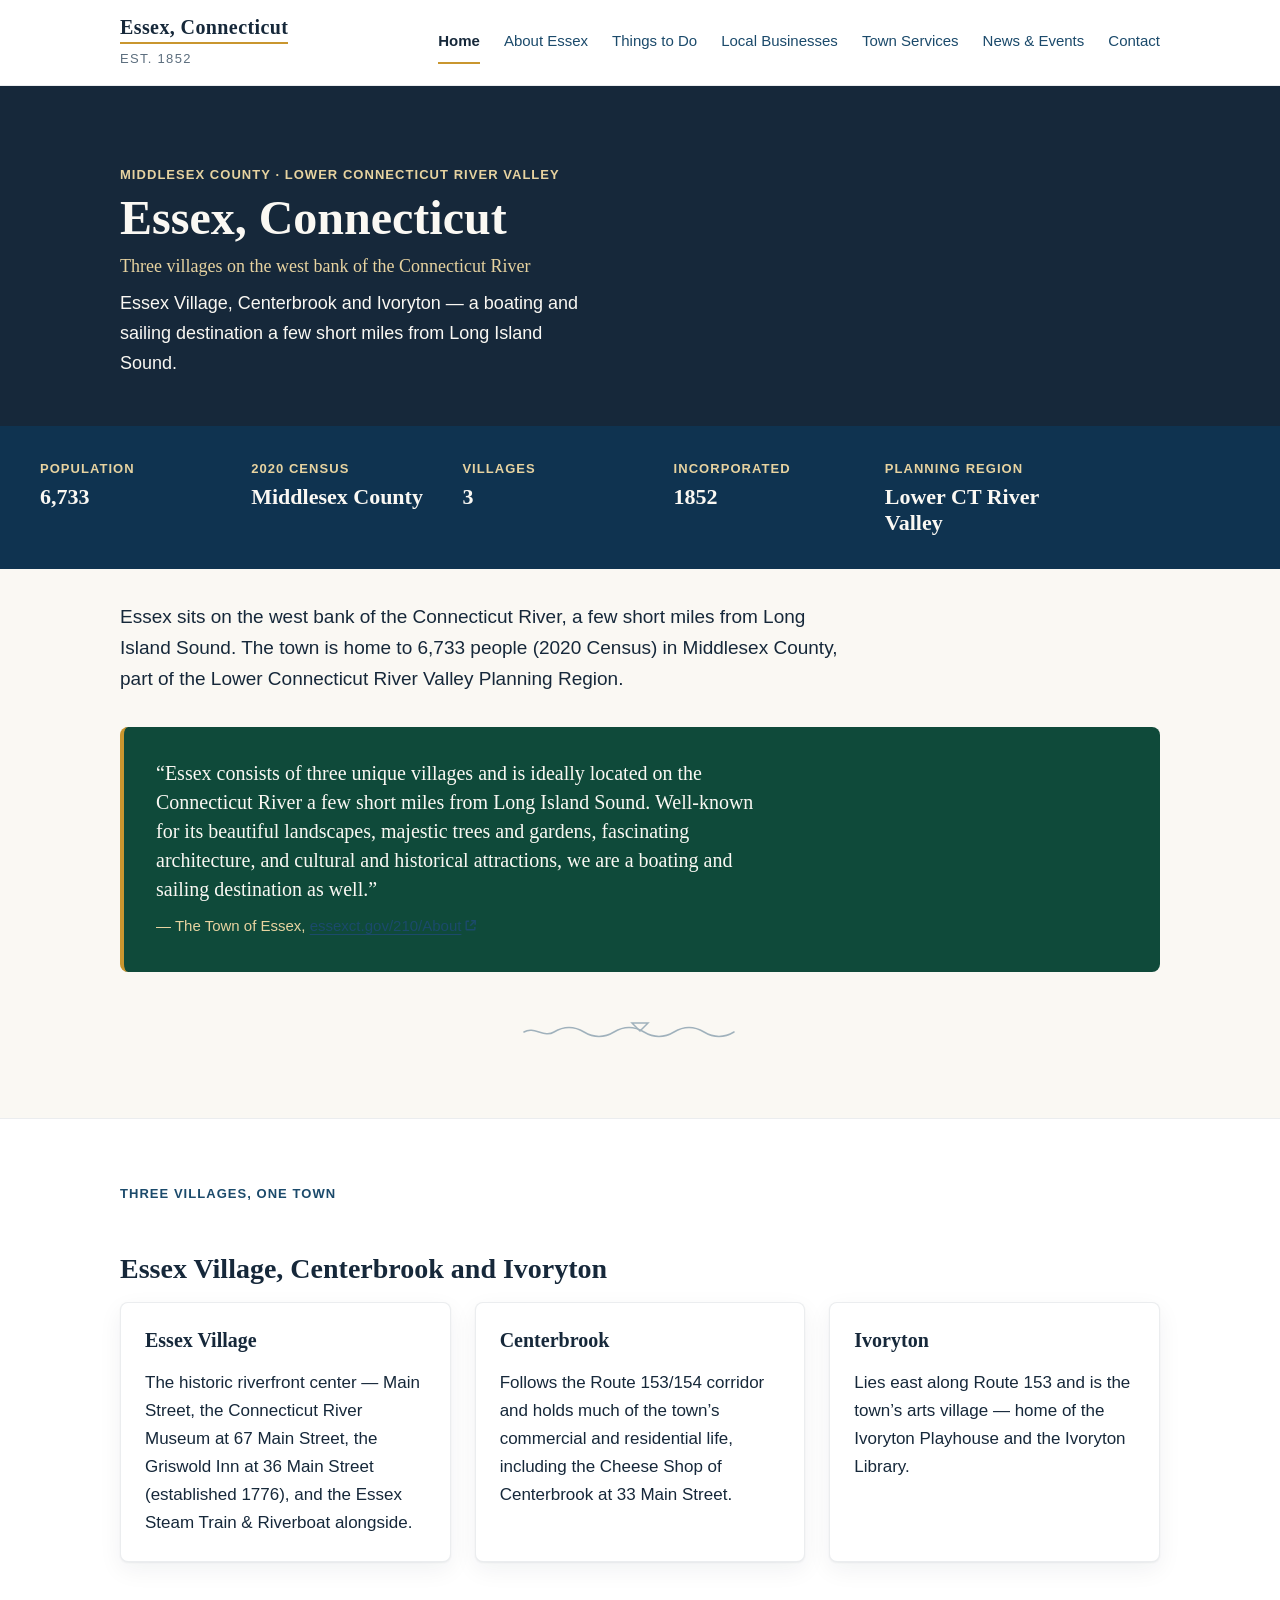
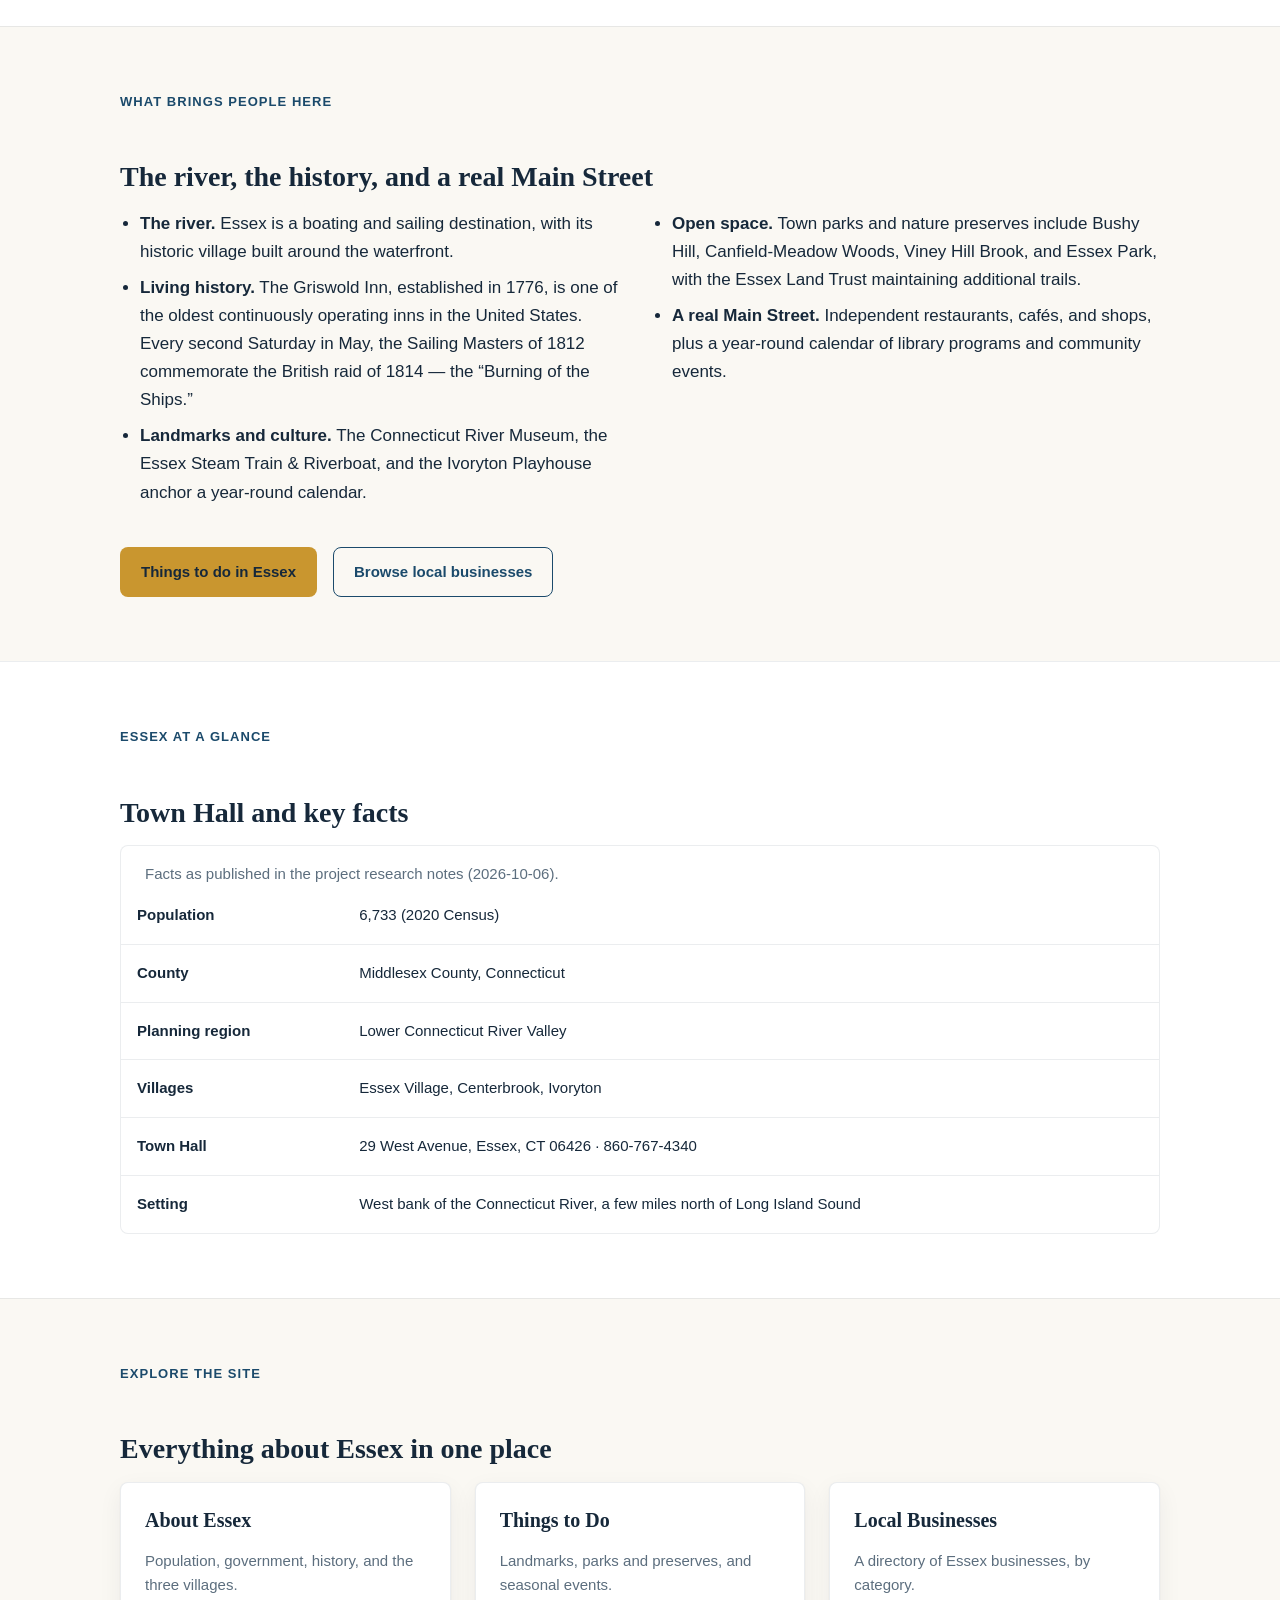
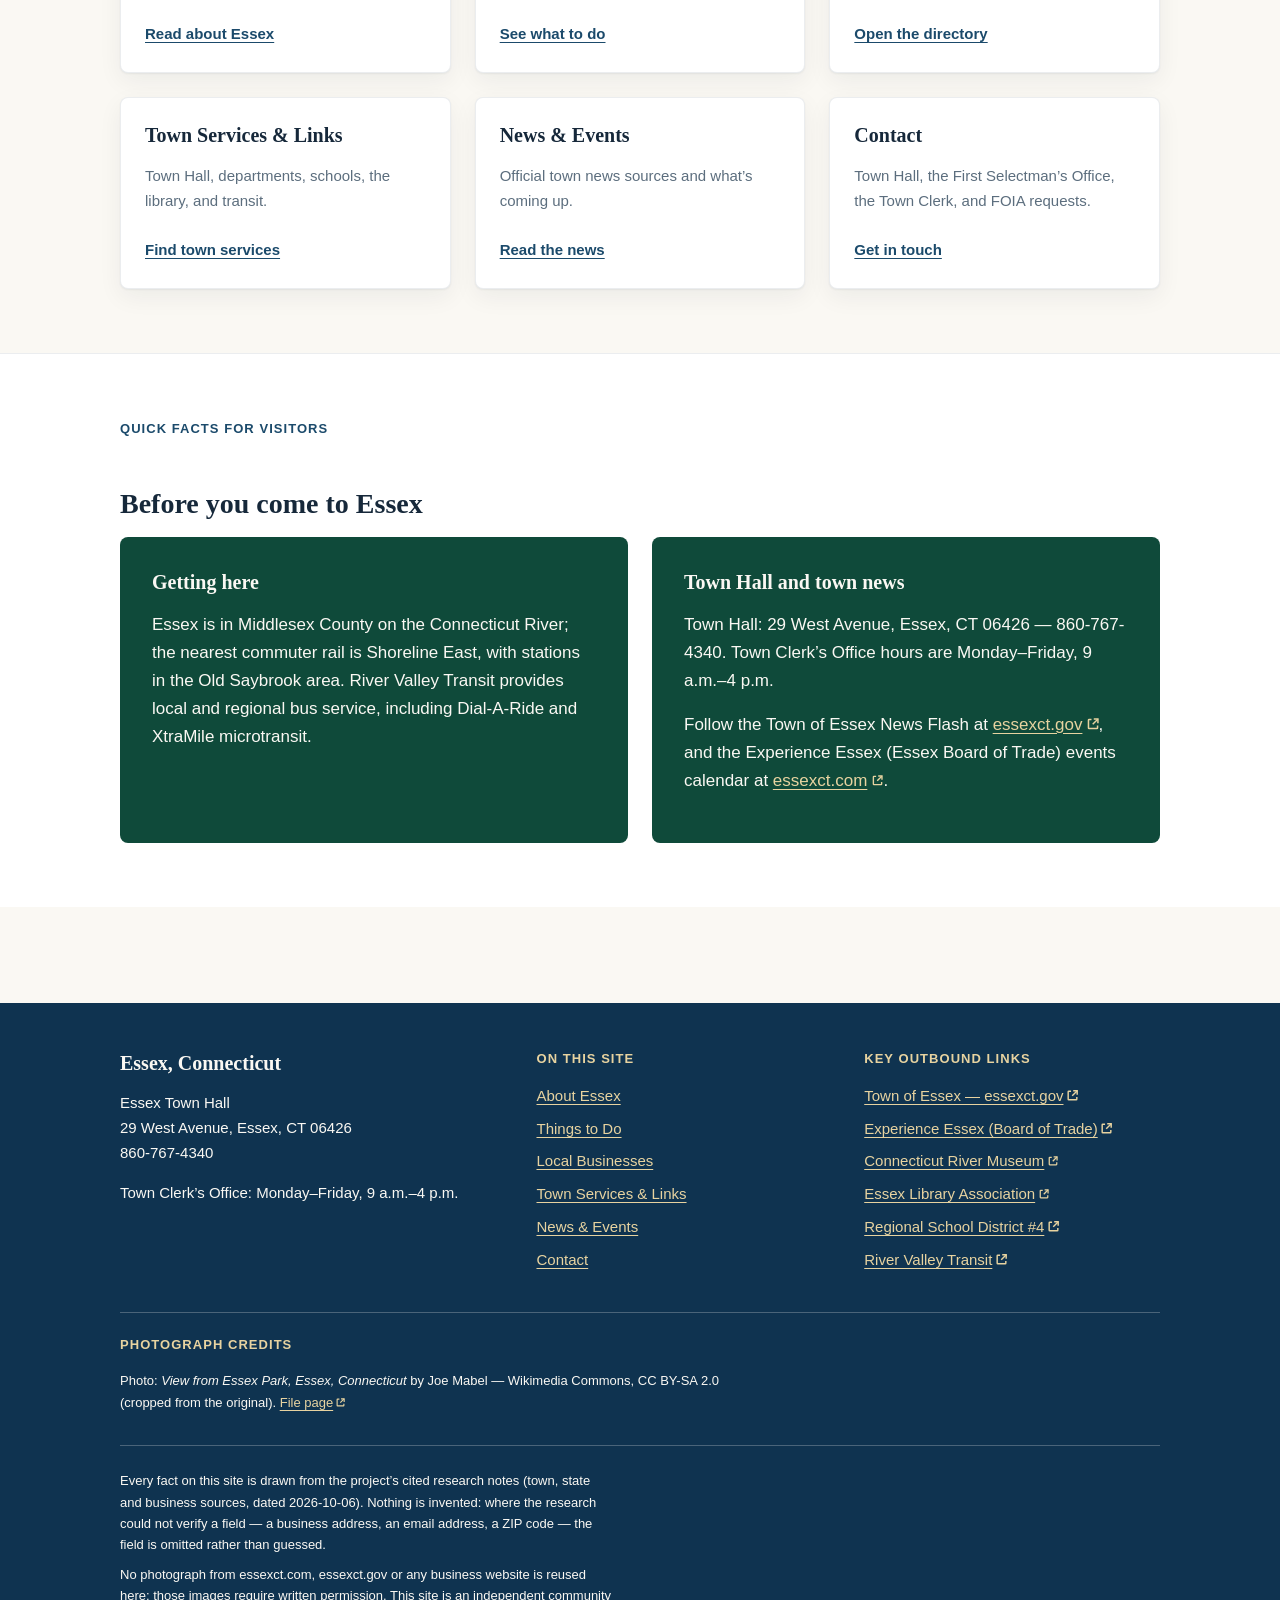
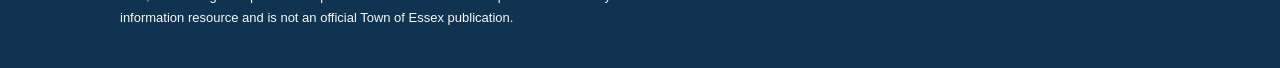
<file: index.html>
<!DOCTYPE html>
<html lang="en">
<head>
<meta charset="utf-8">
<meta name="viewport" content="width=device-width, initial-scale=1">
<title>Essex, Connecticut | Three Villages on the Connecticut River</title>
<meta name="description" content="Essex, Connecticut is a town of three villages — Essex Village, Centerbrook and Ivoryton — on the west bank of the Connecticut River. Town services, things to do, local businesses and events.">
<link rel="canonical" href="https://springteasers.github.io/essex-ct-community/">
<meta name="robots" content="noindex">
<meta http-equiv="refresh" content="0; url=home.html">
<meta name="theme-color" content="#0F3350">
<link rel="stylesheet" href="styles.css">
</head>
<body>
<main id="main">
  <div class="wrap section">
    <p class="eyebrow">Essex, Connecticut</p>
    <h1>Essex, Connecticut</h1>
    <p class="lede">Three villages on the west bank of the Connecticut River.</p>
    <p>This is the site entry point. Continue to the <a href="home.html">home page</a>.</p>
    <p class="meta">If you are not redirected automatically, follow the link above.</p>
  </div>
</main>
</body>
</html>
</file>
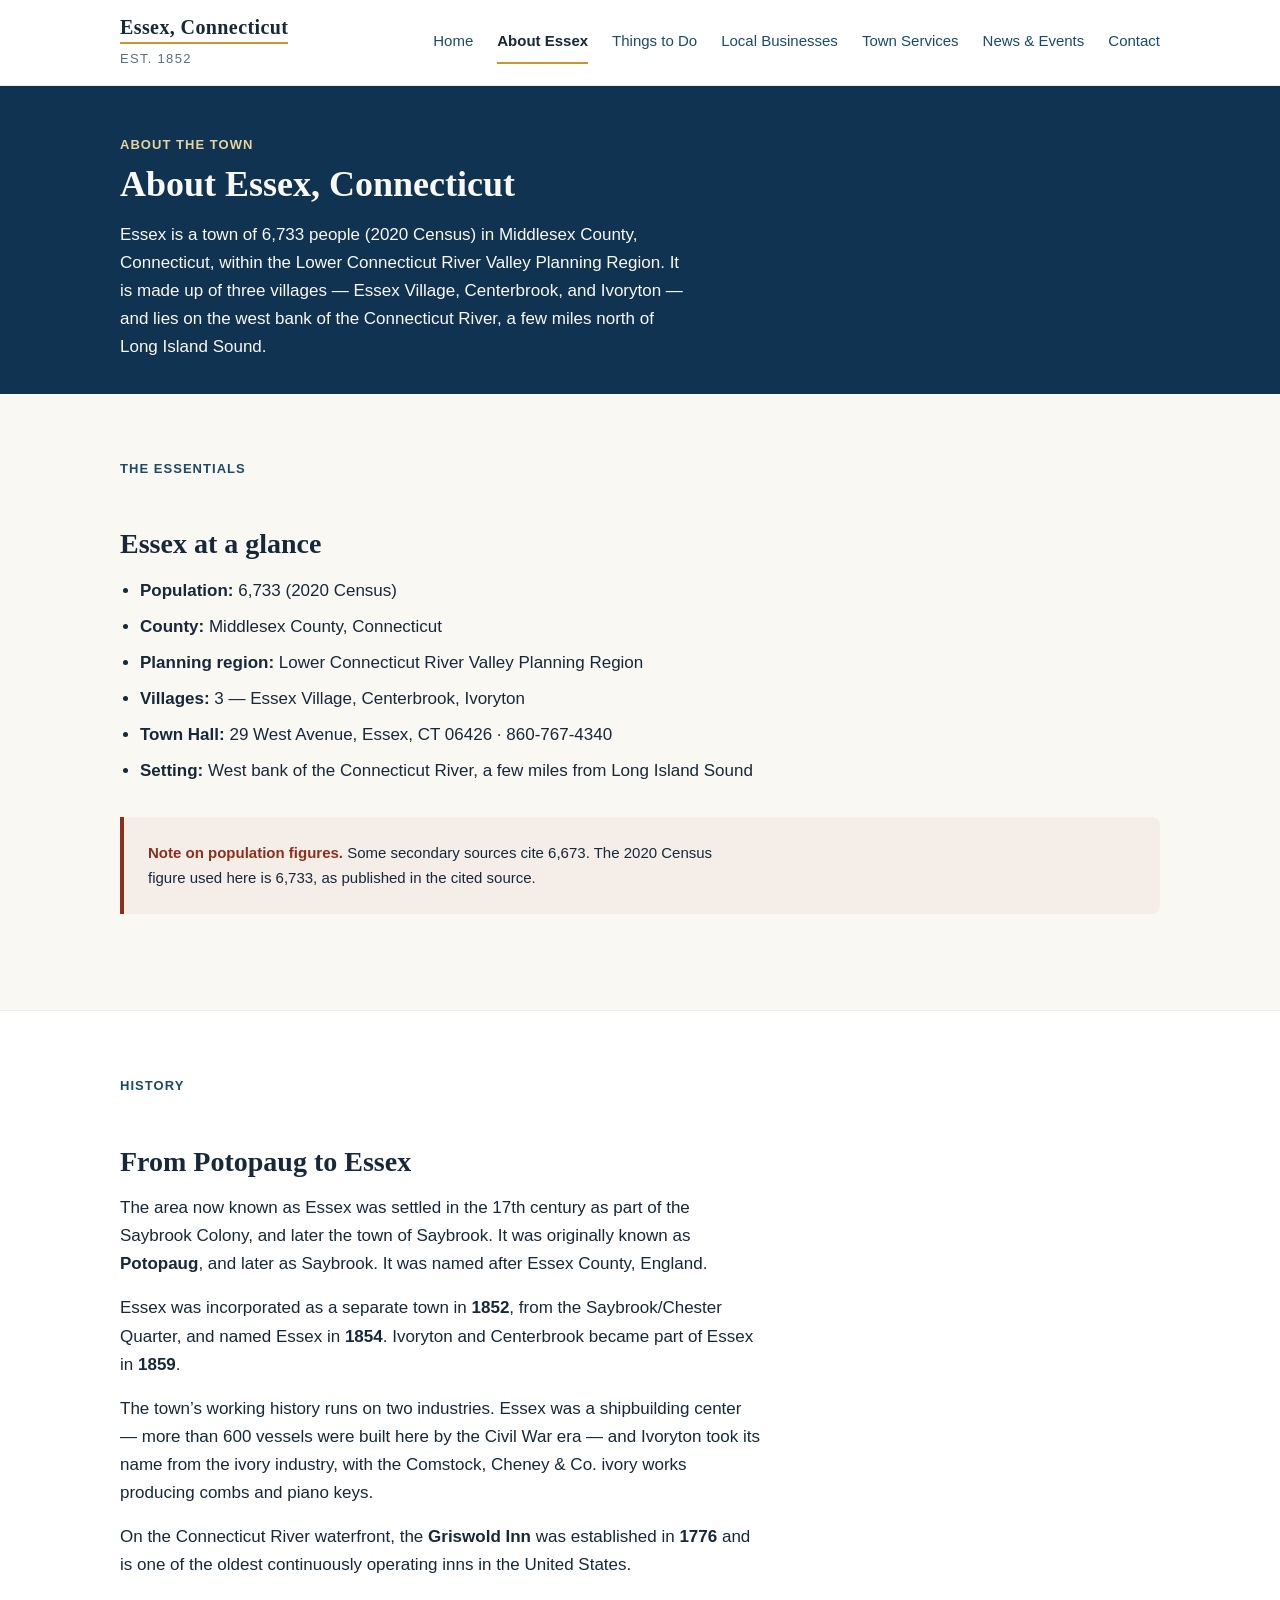
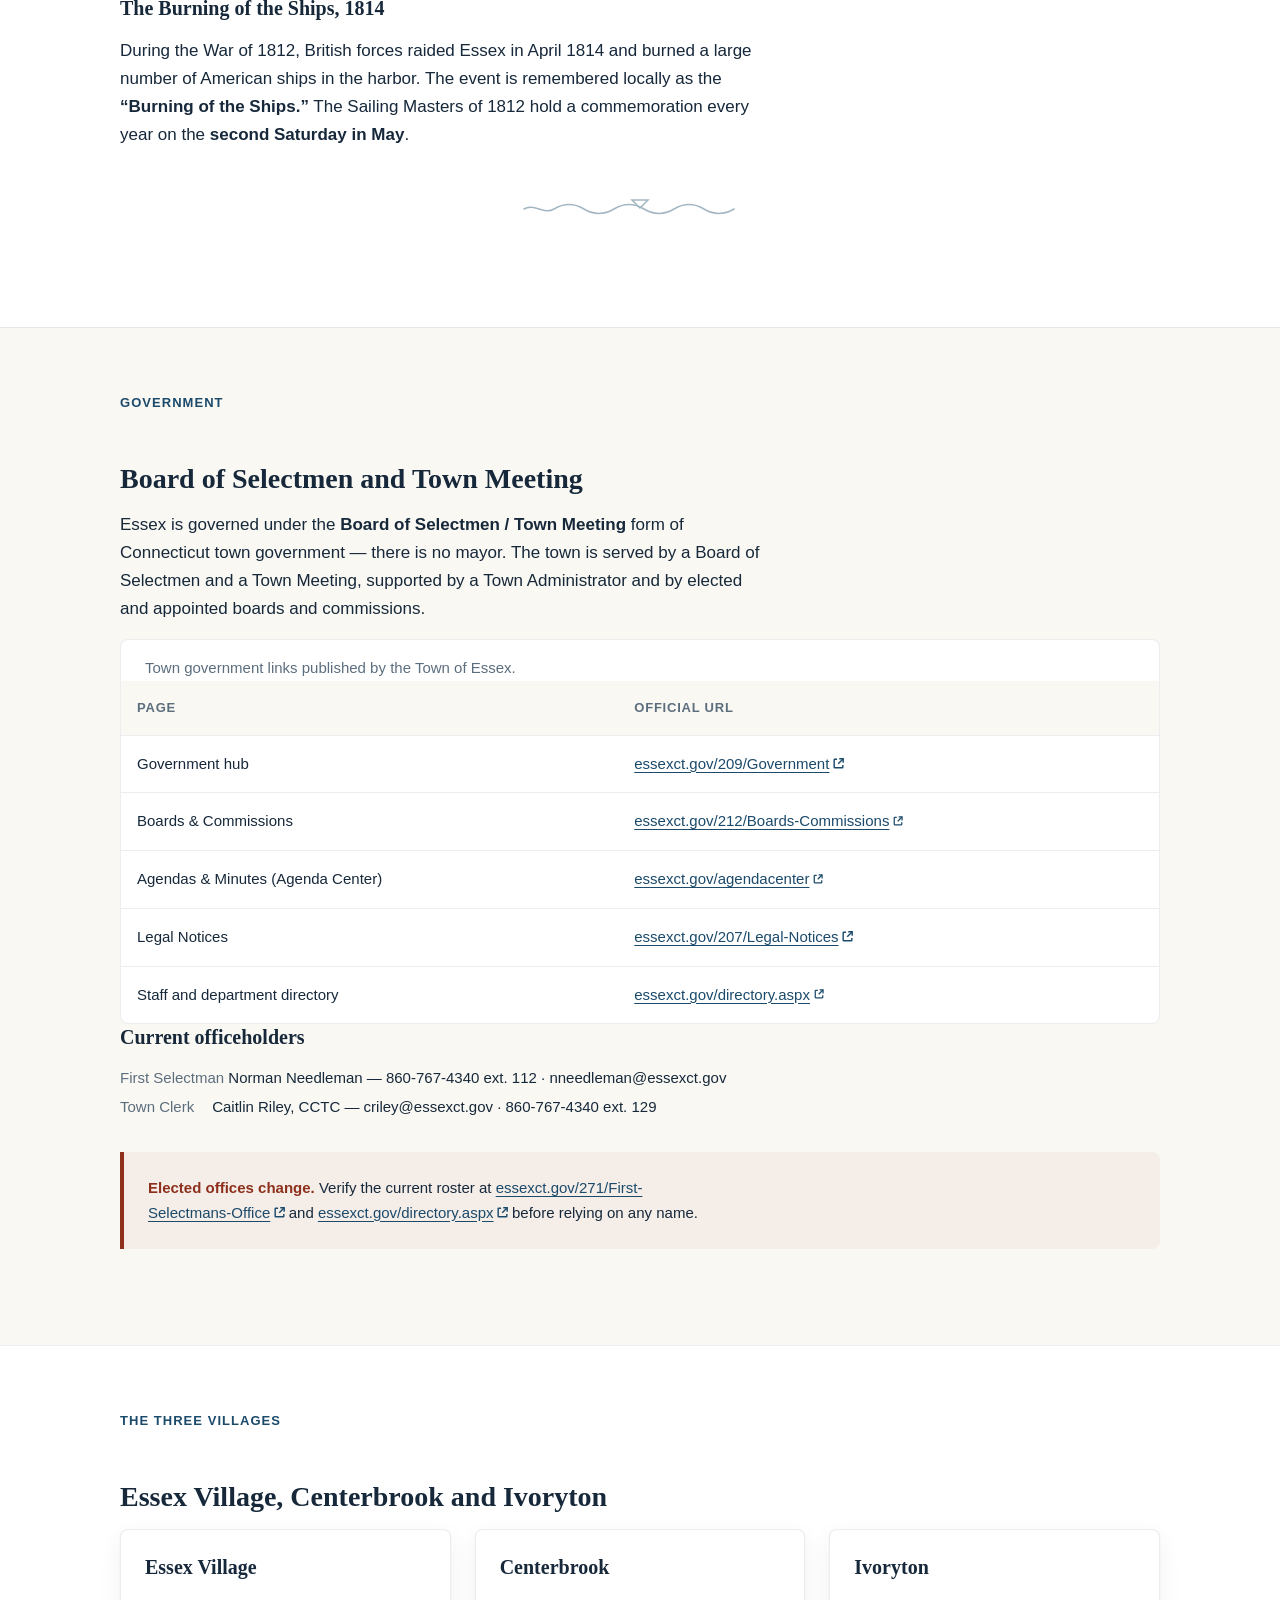
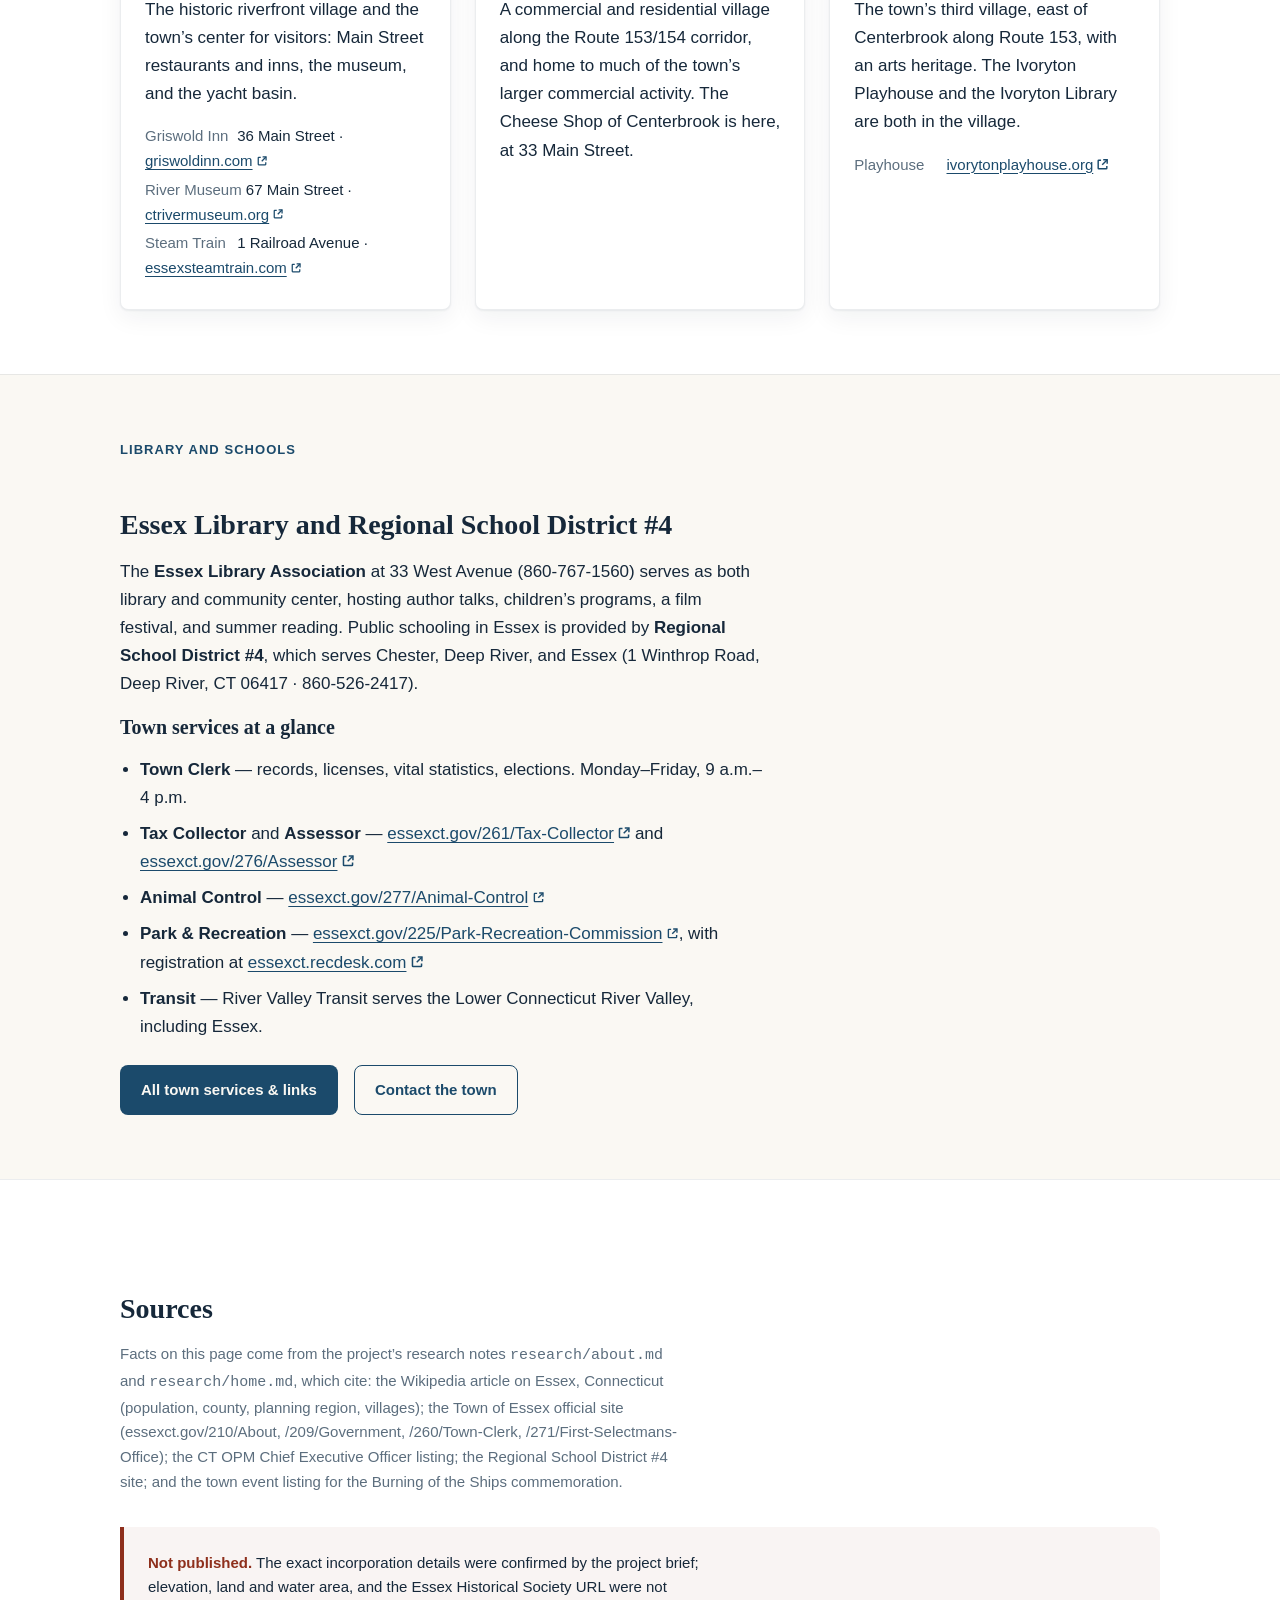
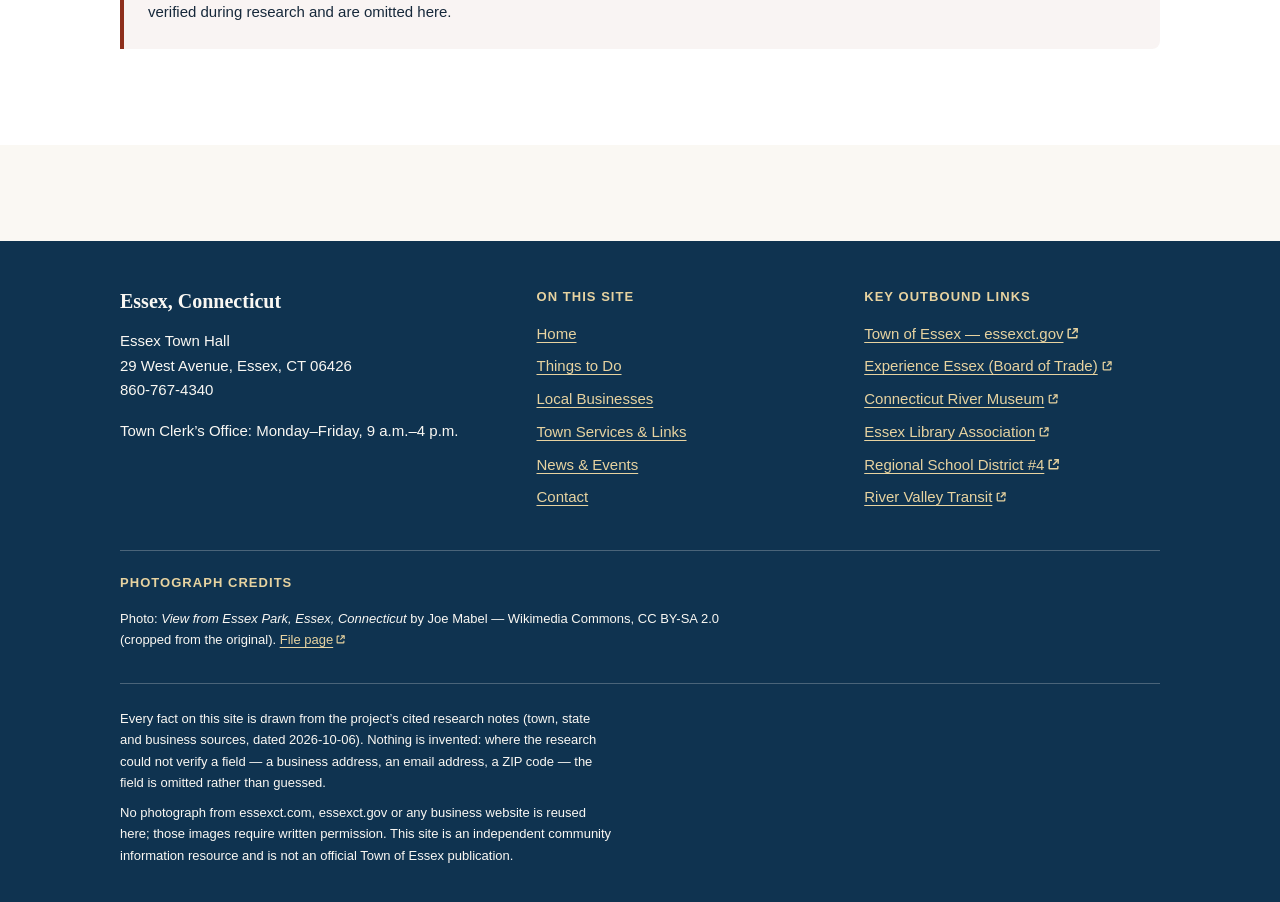
<file: about.html>
<!DOCTYPE html>
<html lang="en">
<head>
<meta charset="utf-8">
<meta name="viewport" content="width=device-width, initial-scale=1">
<title>About Essex, Connecticut | History, Government &amp; Facts</title>
<meta name="description" content="About Essex, Connecticut: population 6,733 (2020 Census), Board of Selectmen and Town Meeting government, the town's history from Potopaug to 1852 incorporation, and its three villages.">
<link rel="canonical" href="https://springteasers.github.io/essex-ct-community/about.html">
<meta name="theme-color" content="#0F3350">
<meta property="og:type" content="website">
<meta property="og:site_name" content="Essex, Connecticut">
<meta property="og:title" content="About Essex, Connecticut | History, Government &amp; Facts">
<meta property="og:description" content="Population 6,733, Board of Selectmen and Town Meeting government, and the town's history from Potopaug to its 1852 incorporation.">
<meta property="og:url" content="https://springteasers.github.io/essex-ct-community/about.html">
<meta property="og:image" content="https://commons.wikimedia.org/wiki/Special:FilePath/Essex_CT_-_view_from_Essex_Park_02_(9363053237).jpg">
<meta property="og:image:alt" content="Boats moored in the Essex, Connecticut harbor, seen from Essex Park, with the village and trees along the waterfront">
<meta name="twitter:card" content="summary_large_image">
<link rel="stylesheet" href="styles.css">
</head>
<body>
<a class="skip-link" href="#main">Skip to content</a>

<header class="site-header">
  <div class="wrap site-header__inner">
    <a class="wordmark" href="home.html">
      <span class="wordmark__name">Essex, Connecticut</span>
      <span class="wordmark__rule"></span>
      <span class="wordmark__est">Est. 1852</span>
    </a>
    <input class="nav-toggle" type="checkbox" id="nav-toggle" aria-label="Open navigation menu">
    <label class="nav-toggle__label" for="nav-toggle">Menu</label>
    <nav class="site-nav" aria-label="Primary">
      <ul>
        <li><a href="home.html">Home</a></li>
        <li><a href="about.html" aria-current="page">About Essex</a></li>
        <li><a href="things-to-do.html">Things to Do</a></li>
        <li><a href="local-businesses.html">Local Businesses</a></li>
        <li><a href="services-links.html">Town Services</a></li>
        <li><a href="news-events.html">News &amp; Events</a></li>
        <li><a href="contact.html">Contact</a></li>
      </ul>
    </nav>
  </div>
</header>

<main id="main">

  <section class="banner">
    <div class="wrap">
      <p class="eyebrow">About the town</p>
      <h1>About Essex, Connecticut</h1>
      <p class="banner__deck">Essex is a town of 6,733 people (2020 Census) in Middlesex County, Connecticut, within the Lower Connecticut River Valley Planning Region. It is made up of three villages &mdash; Essex Village, Centerbrook, and Ivoryton &mdash; and lies on the west bank of the Connecticut River, a few miles north of Long Island Sound.</p>
    </div>
  </section>

  <section class="section" aria-labelledby="glance">
    <div class="wrap">
      <p class="eyebrow">The essentials</p>
      <h2 id="glance">Essex at a glance</h2>
      <ul>
        <li><strong>Population:</strong> 6,733 (2020 Census)</li>
        <li><strong>County:</strong> Middlesex County, Connecticut</li>
        <li><strong>Planning region:</strong> Lower Connecticut River Valley Planning Region</li>
        <li><strong>Villages:</strong> 3 &mdash; Essex Village, Centerbrook, Ivoryton</li>
        <li><strong>Town Hall:</strong> <span class="num">29 West Avenue, Essex, CT 06426 &middot; 860-767-4340</span></li>
        <li><strong>Setting:</strong> West bank of the Connecticut River, a few miles from Long Island Sound</li>
      </ul>
      <div class="notice">
        <p><strong>Note on population figures.</strong> Some secondary sources cite 6,673. The 2020 Census figure used here is 6,733, as published in the cited source.</p>
      </div>
    </div>
  </section>

  <section class="section section--surface" aria-labelledby="history">
    <div class="wrap">
      <p class="eyebrow">History</p>
      <h2 id="history">From Potopaug to Essex</h2>
      <p>The area now known as Essex was settled in the 17th century as part of the Saybrook Colony, and later the town of Saybrook. It was originally known as <strong>Potopaug</strong>, and later as Saybrook. It was named after Essex County, England.</p>
      <p>Essex was incorporated as a separate town in <strong>1852</strong>, from the Saybrook/Chester Quarter, and named Essex in <strong>1854</strong>. Ivoryton and Centerbrook became part of Essex in <strong>1859</strong>.</p>
      <p>The town&rsquo;s working history runs on two industries. Essex was a shipbuilding center &mdash; more than 600 vessels were built here by the Civil War era &mdash; and Ivoryton took its name from the ivory industry, with the Comstock, Cheney &amp; Co. ivory works producing combs and piano keys.</p>
      <p>On the Connecticut River waterfront, the <strong>Griswold Inn</strong> was established in <strong>1776</strong> and is one of the oldest continuously operating inns in the United States.</p>

      <h3>The Burning of the Ships, 1814</h3>
      <p>During the War of 1812, British forces raided Essex in April 1814 and burned a large number of American ships in the harbor. The event is remembered locally as the <strong>&ldquo;Burning of the Ships.&rdquo;</strong> The Sailing Masters of 1812 hold a commemoration every year on the <strong>second Saturday in May</strong>.</p>

      <hr class="river-rule">
    </div>
  </section>

  <section class="section" aria-labelledby="government">
    <div class="wrap">
      <p class="eyebrow">Government</p>
      <h2 id="government">Board of Selectmen and Town Meeting</h2>
      <p>Essex is governed under the <strong>Board of Selectmen / Town Meeting</strong> form of Connecticut town government &mdash; there is no mayor. The town is served by a Board of Selectmen and a Town Meeting, supported by a Town Administrator and by elected and appointed boards and commissions.</p>

      <div class="table-wrap">
        <table>
          <caption>Town government links published by the Town of Essex.</caption>
          <thead>
            <tr><th scope="col">Page</th><th scope="col">Official URL</th></tr>
          </thead>
          <tbody>
            <tr><td>Government hub</td><td><a class="ext" href="https://www.essexct.gov/209/Government" rel="noopener">essexct.gov/209/Government</a></td></tr>
            <tr><td>Boards &amp; Commissions</td><td><a class="ext" href="https://www.essexct.gov/212/Boards-Commissions" rel="noopener">essexct.gov/212/Boards-Commissions</a></td></tr>
            <tr><td>Agendas &amp; Minutes (Agenda Center)</td><td><a class="ext" href="https://www.essexct.gov/agendacenter" rel="noopener">essexct.gov/agendacenter</a></td></tr>
            <tr><td>Legal Notices</td><td><a class="ext" href="https://www.essexct.gov/207/Legal-Notices" rel="noopener">essexct.gov/207/Legal-Notices</a></td></tr>
            <tr><td>Staff and department directory</td><td><a class="ext" href="https://www.essexct.gov/directory.aspx" rel="noopener">essexct.gov/directory.aspx</a></td></tr>
          </tbody>
        </table>
      </div>

      <h3>Current officeholders</h3>
      <ul class="listing__facts">
        <li><span class="label">First Selectman</span> Norman Needleman &mdash; <span class="num">860-767-4340 ext. 112</span> &middot; nneedleman@essexct.gov</li>
        <li><span class="label">Town Clerk</span> Caitlin Riley, CCTC &mdash; criley@essexct.gov &middot; <span class="num">860-767-4340 ext. 129</span></li>
      </ul>
      <div class="notice">
        <p><strong>Elected offices change.</strong> Verify the current roster at <a class="ext" href="https://www.essexct.gov/271/First-Selectmans-Office" rel="noopener">essexct.gov/271/First-Selectmans-Office</a> and <a class="ext" href="https://www.essexct.gov/directory.aspx" rel="noopener">essexct.gov/directory.aspx</a> before relying on any name.</p>
      </div>
    </div>
  </section>

  <section class="section section--surface" aria-labelledby="villages">
    <div class="wrap">
      <p class="eyebrow">The three villages</p>
      <h2 id="villages">Essex Village, Centerbrook and Ivoryton</h2>
      <div class="grid grid--3">
        <article class="card">
          <h3>Essex Village</h3>
          <p>The historic riverfront village and the town&rsquo;s center for visitors: Main Street restaurants and inns, the museum, and the yacht basin.</p>
          <ul class="listing__facts">
            <li><span class="label">Griswold Inn</span> 36 Main Street &middot; <a class="ext" href="https://griswoldinn.com/" rel="noopener">griswoldinn.com</a></li>
            <li><span class="label">River Museum</span> 67 Main Street &middot; <a class="ext" href="https://ctrivermuseum.org/" rel="noopener">ctrivermuseum.org</a></li>
            <li><span class="label">Steam Train</span> 1 Railroad Avenue &middot; <a class="ext" href="https://essexsteamtrain.com/" rel="noopener">essexsteamtrain.com</a></li>
          </ul>
        </article>
        <article class="card">
          <h3>Centerbrook</h3>
          <p>A commercial and residential village along the Route 153/154 corridor, and home to much of the town&rsquo;s larger commercial activity. The Cheese Shop of Centerbrook is here, at 33 Main Street.</p>
        </article>
        <article class="card">
          <h3>Ivoryton</h3>
          <p>The town&rsquo;s third village, east of Centerbrook along Route 153, with an arts heritage. The Ivoryton Playhouse and the Ivoryton Library are both in the village.</p>
          <ul class="listing__facts">
            <li><span class="label">Playhouse</span> <a class="ext" href="https://www.ivorytonplayhouse.org/" rel="noopener">ivorytonplayhouse.org</a></li>
          </ul>
        </article>
      </div>
    </div>
  </section>

  <section class="section" aria-labelledby="library">
    <div class="wrap">
      <p class="eyebrow">Library and schools</p>
      <h2 id="library">Essex Library and Regional School District #4</h2>
      <p>The <strong>Essex Library Association</strong> at 33 West Avenue (<span class="num">860-767-1560</span>) serves as both library and community center, hosting author talks, children&rsquo;s programs, a film festival, and summer reading. Public schooling in Essex is provided by <strong>Regional School District #4</strong>, which serves Chester, Deep River, and Essex (1 Winthrop Road, Deep River, CT 06417 &middot; <span class="num">860-526-2417</span>).</p>

      <h3>Town services at a glance</h3>
      <ul>
        <li><strong>Town Clerk</strong> &mdash; records, licenses, vital statistics, elections. Monday&ndash;Friday, 9 a.m.&ndash;4 p.m.</li>
        <li><strong>Tax Collector</strong> and <strong>Assessor</strong> &mdash; <a class="ext" href="https://www.essexct.gov/261/Tax-Collector" rel="noopener">essexct.gov/261/Tax-Collector</a> and <a class="ext" href="https://www.essexct.gov/276/Assessor" rel="noopener">essexct.gov/276/Assessor</a></li>
        <li><strong>Animal Control</strong> &mdash; <a class="ext" href="https://www.essexct.gov/277/Animal-Control" rel="noopener">essexct.gov/277/Animal-Control</a></li>
        <li><strong>Park &amp; Recreation</strong> &mdash; <a class="ext" href="https://www.essexct.gov/225/Park-Recreation-Commission" rel="noopener">essexct.gov/225/Park-Recreation-Commission</a>, with registration at <a class="ext" href="https://essexct.recdesk.com/" rel="noopener">essexct.recdesk.com</a></li>
        <li><strong>Transit</strong> &mdash; River Valley Transit serves the Lower Connecticut River Valley, including Essex.</li>
      </ul>

      <div class="btn-row">
        <a class="btn btn--primary" href="services-links.html">All town services &amp; links</a>
        <a class="btn btn--secondary" href="contact.html">Contact the town</a>
      </div>
    </div>
  </section>

  <section class="section section--surface" aria-labelledby="sources">
    <div class="wrap">
      <h2 id="sources">Sources</h2>
      <p class="meta">Facts on this page come from the project&rsquo;s research notes <code>research/about.md</code> and <code>research/home.md</code>, which cite: the Wikipedia article on Essex, Connecticut (population, county, planning region, villages); the Town of Essex official site (essexct.gov/210/About, /209/Government, /260/Town-Clerk, /271/First-Selectmans-Office); the CT OPM Chief Executive Officer listing; the Regional School District #4 site; and the town event listing for the Burning of the Ships commemoration.</p>
      <div class="notice">
        <p><strong>Not published.</strong> The exact incorporation details were confirmed by the project brief; elevation, land and water area, and the Essex Historical Society URL were not verified during research and are omitted here.</p>
      </div>
    </div>
  </section>

</main>

<footer class="site-footer">
  <div class="wrap">
    <div class="footer-grid">
      <div>
        <h2>Essex, Connecticut</h2>
        <p>Essex Town Hall<br>29 West Avenue, Essex, CT 06426<br>
        <span class="num">860-767-4340</span></p>
        <p>Town Clerk&rsquo;s Office: Monday&ndash;Friday, 9 a.m.&ndash;4 p.m.</p>
      </div>
      <div>
        <h3>On this site</h3>
        <ul>
          <li><a href="home.html">Home</a></li>
          <li><a href="things-to-do.html">Things to Do</a></li>
          <li><a href="local-businesses.html">Local Businesses</a></li>
          <li><a href="services-links.html">Town Services &amp; Links</a></li>
          <li><a href="news-events.html">News &amp; Events</a></li>
          <li><a href="contact.html">Contact</a></li>
        </ul>
      </div>
      <div>
        <h3>Key outbound links</h3>
        <ul>
          <li><a class="ext" href="https://www.essexct.gov/" rel="noopener">Town of Essex &mdash; essexct.gov</a></li>
          <li><a class="ext" href="https://essexct.com/" rel="noopener">Experience Essex (Board of Trade)</a></li>
          <li><a class="ext" href="https://ctrivermuseum.org/" rel="noopener">Connecticut River Museum</a></li>
          <li><a class="ext" href="https://www.youressexlibrary.org/" rel="noopener">Essex Library Association</a></li>
          <li><a class="ext" href="https://www.reg4.k12.ct.us/" rel="noopener">Regional School District #4</a></li>
          <li><a class="ext" href="https://rivervalleytransit.com/" rel="noopener">River Valley Transit</a></li>
        </ul>
      </div>
    </div>

    <div class="credits">
      <h3>Photograph credits</h3>
      <ul>
        <li>Photo: <em>View from Essex Park, Essex, Connecticut</em> by Joe Mabel &mdash; Wikimedia Commons, CC BY-SA 2.0 (cropped from the original). <a class="ext" href="https://commons.wikimedia.org/wiki/File:Essex_CT_-_view_from_Essex_Park_02_(9363053237).jpg" rel="noopener">File page</a></li>
      </ul>
    </div>

    <div class="footer-bottom">
      <p>Every fact on this site is drawn from the project&rsquo;s cited research notes (town, state and business sources, dated 2026-10-06). Nothing is invented: where the research could not verify a field &mdash; a business address, an email address, a ZIP code &mdash; the field is omitted rather than guessed.</p>
      <p>No photograph from essexct.com, essexct.gov or any business website is reused here; those images require written permission. This site is an independent community information resource and is not an official Town of Essex publication.</p>
    </div>
  </div>
</footer>

</body>
</html>
</file>
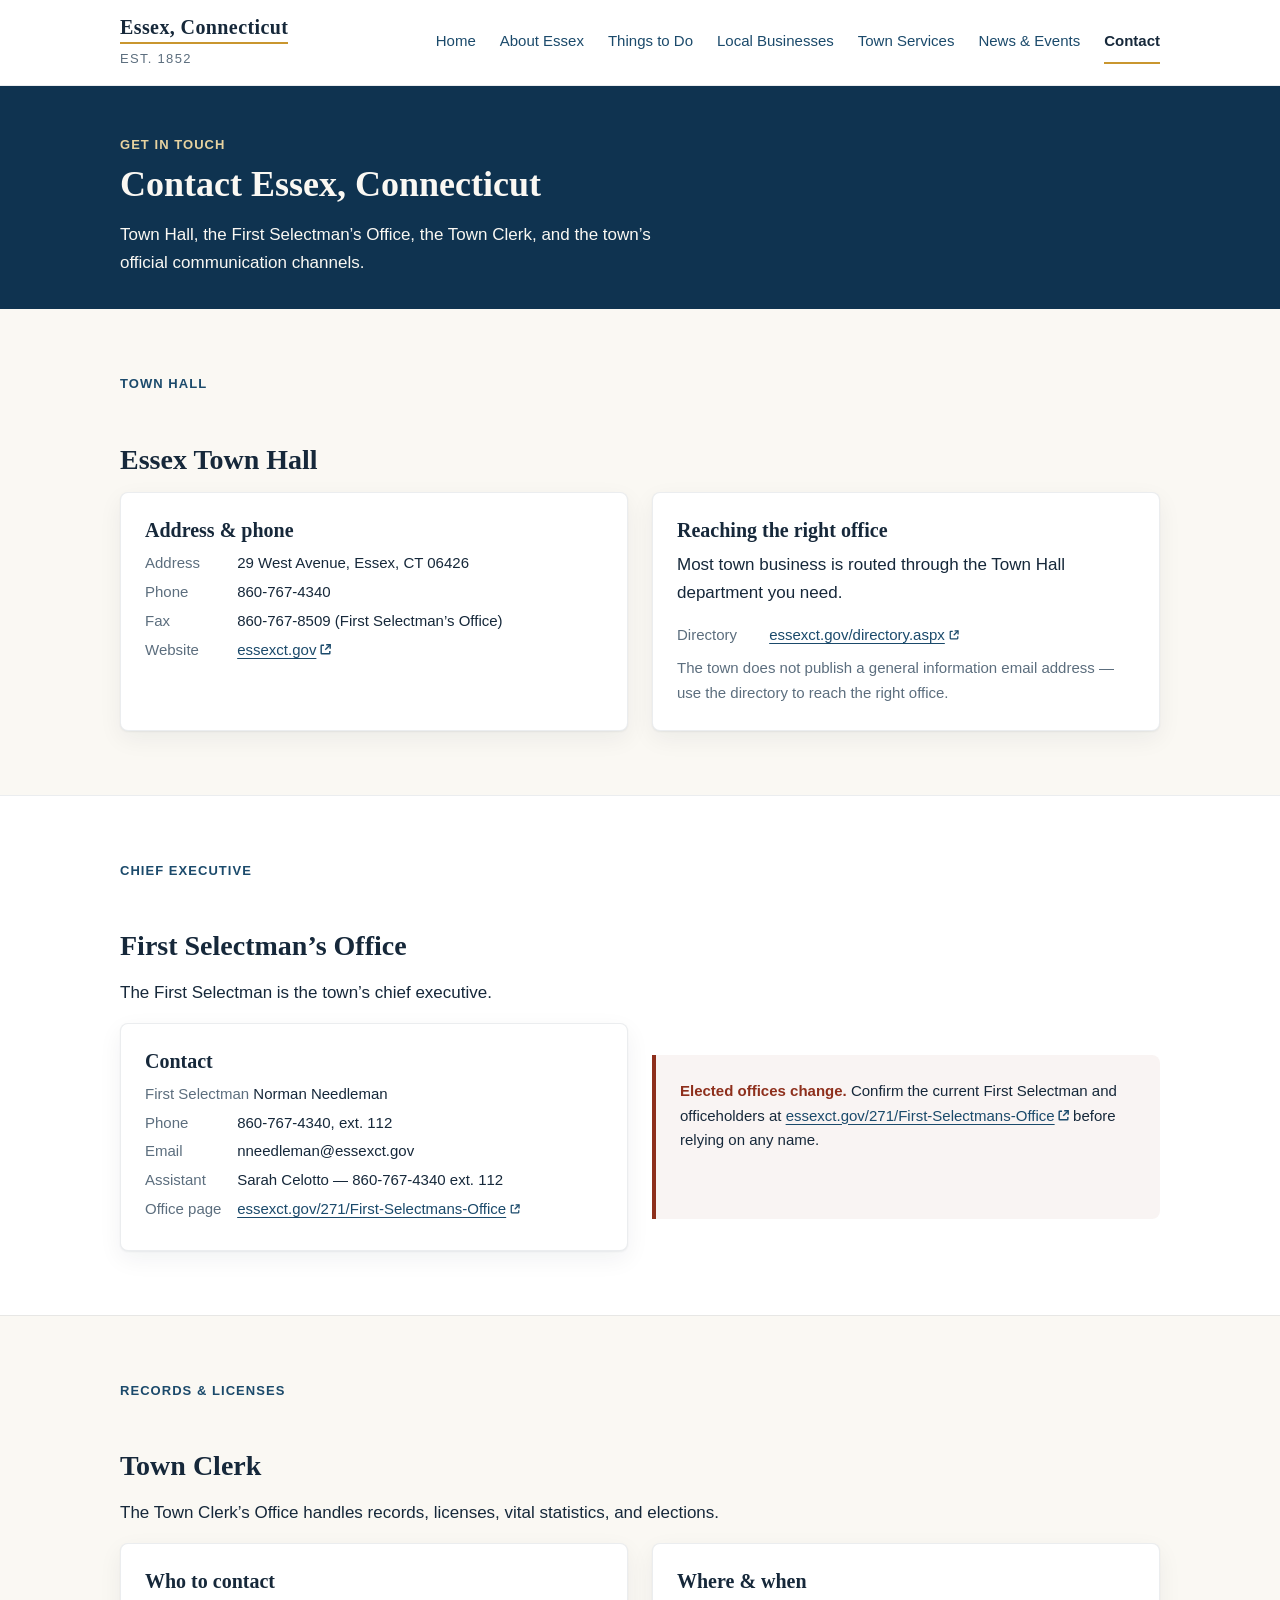
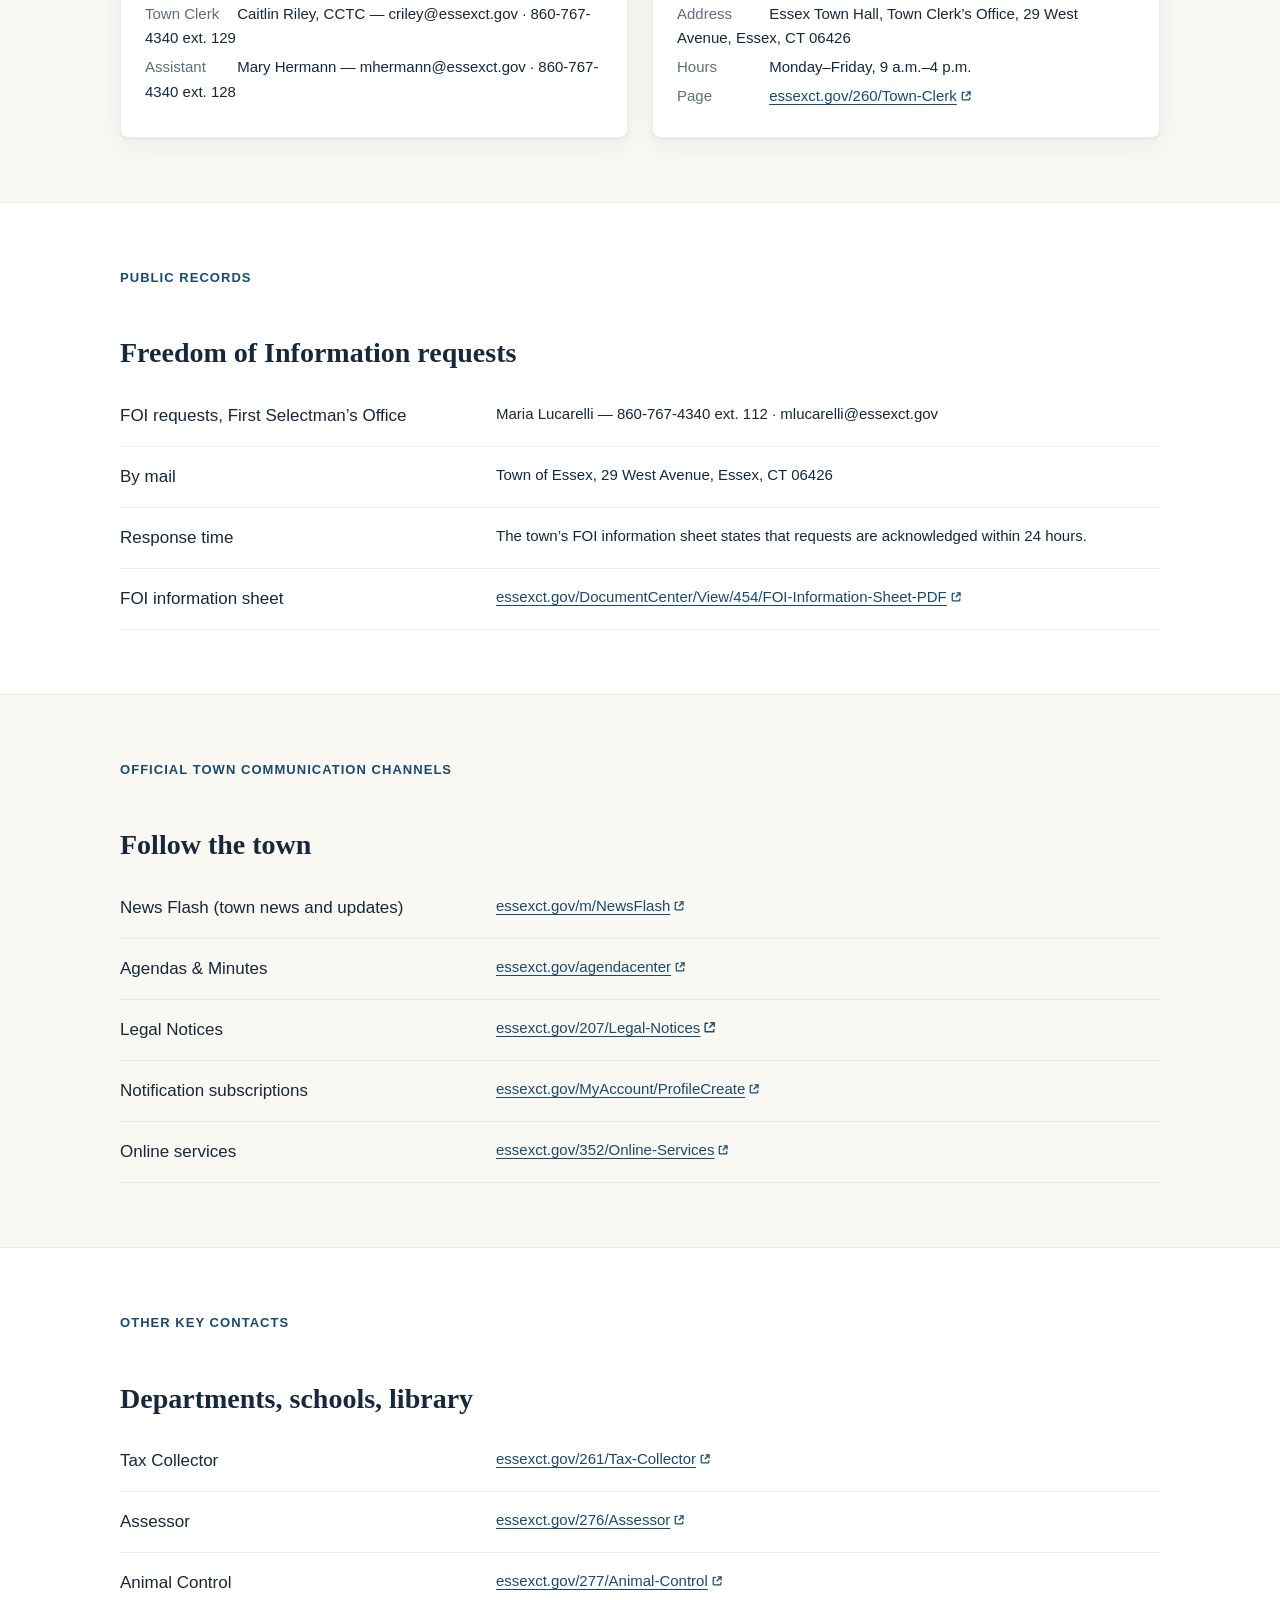
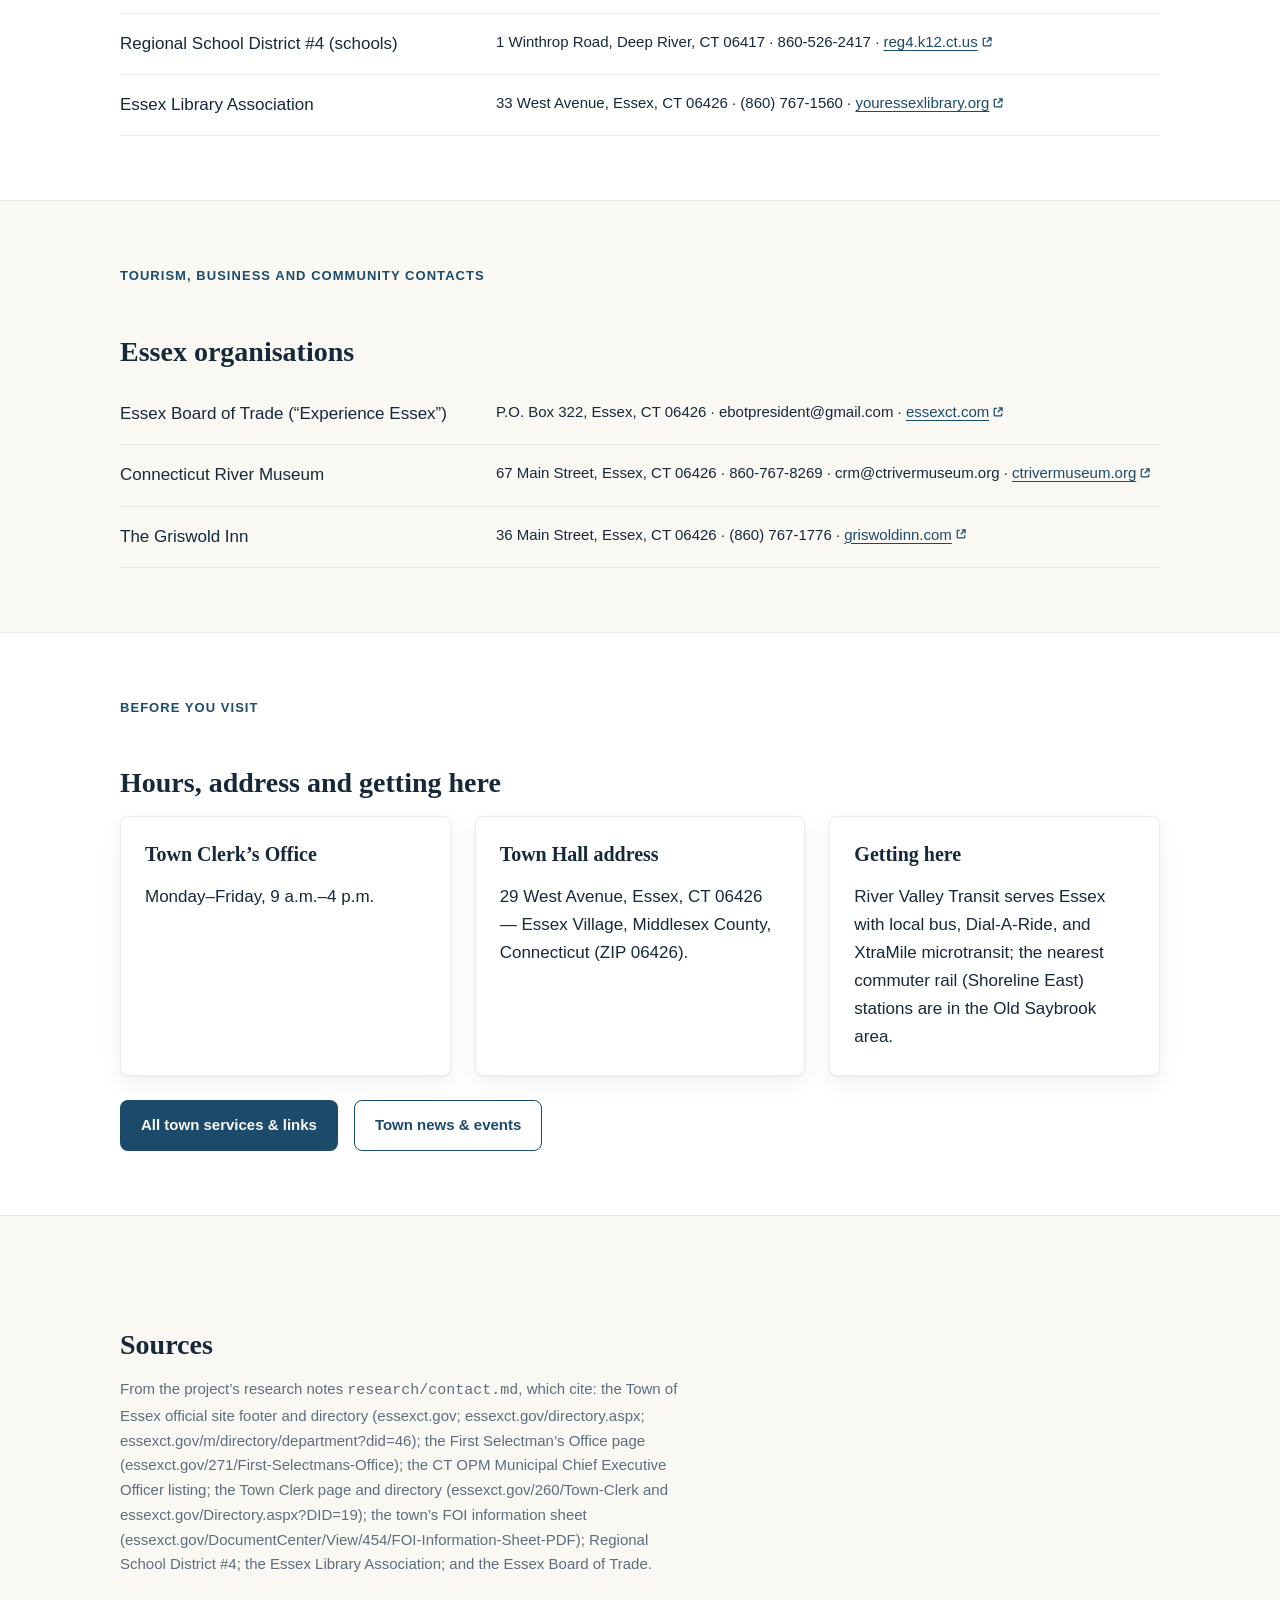
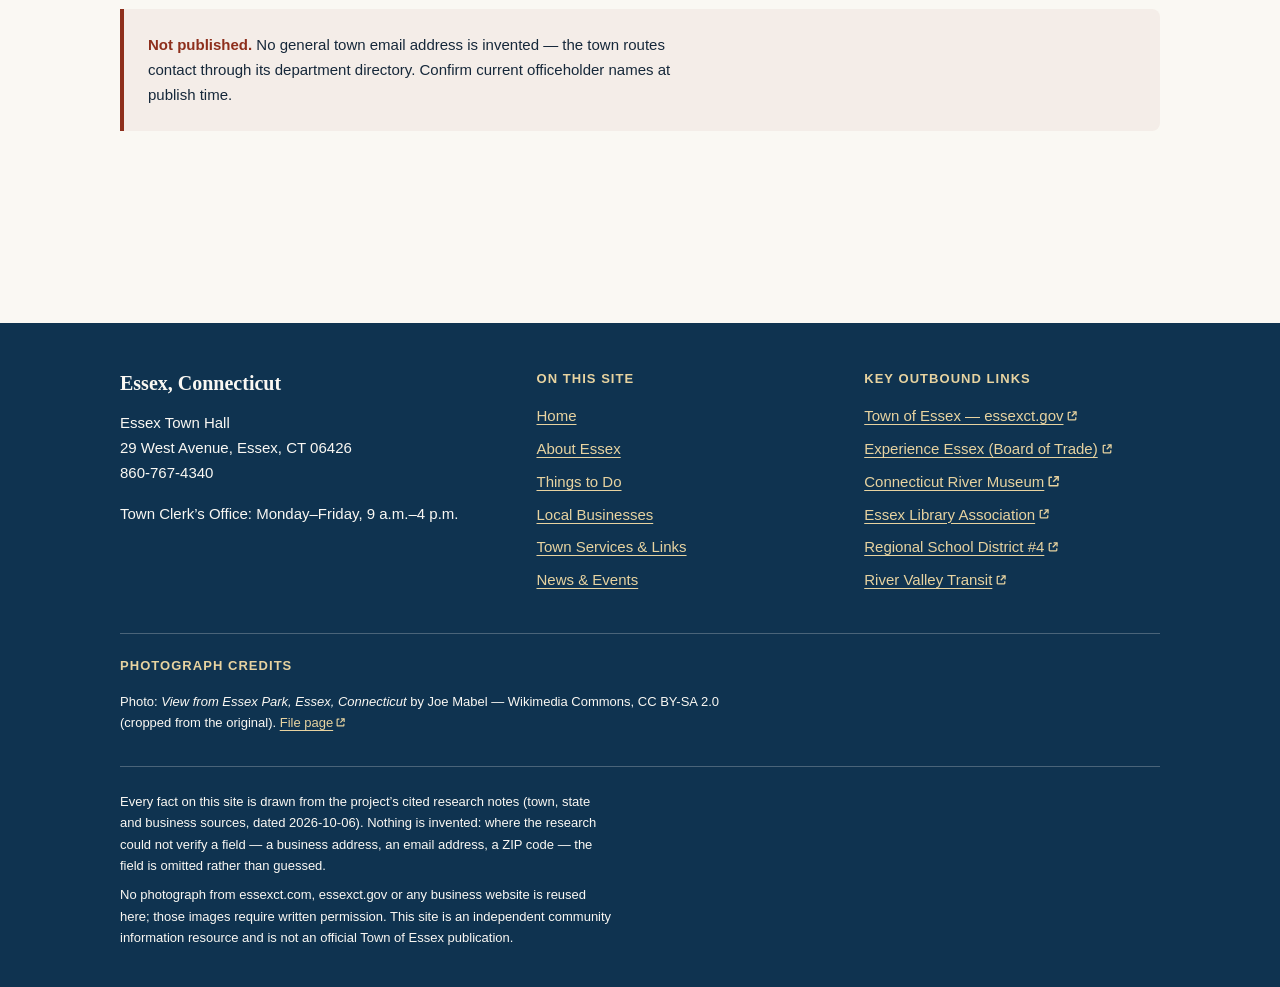
<file: contact.html>
<!DOCTYPE html>
<html lang="en">
<head>
<meta charset="utf-8">
<meta name="viewport" content="width=device-width, initial-scale=1">
<title>Contact Essex, CT | Town Hall, First Selectman &amp; Town Clerk</title>
<meta name="description" content="Contact the Town of Essex, Connecticut: Town Hall at 29 West Avenue, the First Selectman's Office, the Town Clerk, Freedom of Information requests, and official town communication channels.">
<link rel="canonical" href="https://springteasers.github.io/essex-ct-community/contact.html">
<meta name="theme-color" content="#0F3350">
<meta property="og:type" content="website">
<meta property="og:site_name" content="Essex, Connecticut">
<meta property="og:title" content="Contact Essex, CT | Town Hall, First Selectman &amp; Town Clerk">
<meta property="og:description" content="Town Hall at 29 West Avenue, the First Selectman's Office, the Town Clerk, FOIA requests, and the town's official communication channels.">
<meta property="og:url" content="https://springteasers.github.io/essex-ct-community/contact.html">
<meta property="og:image" content="https://commons.wikimedia.org/wiki/Special:FilePath/Essex_CT_-_view_from_Essex_Park_02_(9363053237).jpg">
<meta property="og:image:alt" content="Boats moored in the Essex, Connecticut harbor, seen from Essex Park, with the village and trees along the waterfront">
<meta name="twitter:card" content="summary_large_image">
<link rel="stylesheet" href="styles.css">
</head>
<body>
<a class="skip-link" href="#main">Skip to content</a>

<header class="site-header">
  <div class="wrap site-header__inner">
    <a class="wordmark" href="home.html">
      <span class="wordmark__name">Essex, Connecticut</span>
      <span class="wordmark__rule"></span>
      <span class="wordmark__est">Est. 1852</span>
    </a>
    <input class="nav-toggle" type="checkbox" id="nav-toggle" aria-label="Open navigation menu">
    <label class="nav-toggle__label" for="nav-toggle">Menu</label>
    <nav class="site-nav" aria-label="Primary">
      <ul>
        <li><a href="home.html">Home</a></li>
        <li><a href="about.html">About Essex</a></li>
        <li><a href="things-to-do.html">Things to Do</a></li>
        <li><a href="local-businesses.html">Local Businesses</a></li>
        <li><a href="services-links.html">Town Services</a></li>
        <li><a href="news-events.html">News &amp; Events</a></li>
        <li><a href="contact.html" aria-current="page">Contact</a></li>
      </ul>
    </nav>
  </div>
</header>

<main id="main">

  <section class="banner">
    <div class="wrap">
      <p class="eyebrow">Get in touch</p>
      <h1>Contact Essex, Connecticut</h1>
      <p class="banner__deck">Town Hall, the First Selectman&rsquo;s Office, the Town Clerk, and the town&rsquo;s official communication channels.</p>
    </div>
  </section>

  <section class="section" aria-labelledby="townhall">
    <div class="wrap">
      <p class="eyebrow">Town Hall</p>
      <h2 id="townhall">Essex Town Hall</h2>
      <div class="grid grid--2">
        <div class="listing">
          <h3>Address &amp; phone</h3>
          <ul class="listing__facts">
            <li><span class="label">Address</span> 29 West Avenue, Essex, CT 06426</li>
            <li><span class="label">Phone</span> <span class="num">860-767-4340</span></li>
            <li><span class="label">Fax</span> <span class="num">860-767-8509</span> (First Selectman&rsquo;s Office)</li>
            <li><span class="label">Website</span> <a class="ext" href="https://www.essexct.gov/" rel="noopener">essexct.gov</a></li>
          </ul>
        </div>
        <div class="listing">
          <h3>Reaching the right office</h3>
          <p>Most town business is routed through the Town Hall department you need.</p>
          <ul class="listing__facts">
            <li><span class="label">Directory</span> <a class="ext" href="https://www.essexct.gov/directory.aspx" rel="noopener">essexct.gov/directory.aspx</a></li>
          </ul>
          <p class="listing__note">The town does not publish a general information email address &mdash; use the directory to reach the right office.</p>
        </div>
      </div>
    </div>
  </section>

  <section class="section section--surface" aria-labelledby="selectman">
    <div class="wrap">
      <p class="eyebrow">Chief executive</p>
      <h2 id="selectman">First Selectman&rsquo;s Office</h2>
      <p>The First Selectman is the town&rsquo;s chief executive.</p>
      <div class="grid grid--2">
        <div class="listing">
          <h3>Contact</h3>
          <ul class="listing__facts">
            <li><span class="label">First Selectman</span> Norman Needleman</li>
            <li><span class="label">Phone</span> <span class="num">860-767-4340, ext. 112</span></li>
            <li><span class="label">Email</span> nneedleman@essexct.gov</li>
            <li><span class="label">Assistant</span> Sarah Celotto &mdash; <span class="num">860-767-4340 ext. 112</span></li>
            <li><span class="label">Office page</span> <a class="ext" href="https://www.essexct.gov/271/First-Selectmans-Office" rel="noopener">essexct.gov/271/First-Selectmans-Office</a></li>
          </ul>
        </div>
        <div class="notice">
          <p><strong>Elected offices change.</strong> Confirm the current First Selectman and officeholders at <a class="ext" href="https://www.essexct.gov/271/First-Selectmans-Office" rel="noopener">essexct.gov/271/First-Selectmans-Office</a> before relying on any name.</p>
        </div>
      </div>
    </div>
  </section>

  <section class="section" aria-labelledby="clerk">
    <div class="wrap">
      <p class="eyebrow">Records &amp; licenses</p>
      <h2 id="clerk">Town Clerk</h2>
      <p>The Town Clerk&rsquo;s Office handles records, licenses, vital statistics, and elections.</p>
      <div class="grid grid--2">
        <div class="listing">
          <h3>Who to contact</h3>
          <ul class="listing__facts">
            <li><span class="label">Town Clerk</span> Caitlin Riley, CCTC &mdash; criley@essexct.gov &middot; <span class="num">860-767-4340 ext. 129</span></li>
            <li><span class="label">Assistant</span> Mary Hermann &mdash; mhermann@essexct.gov &middot; <span class="num">860-767-4340 ext. 128</span></li>
          </ul>
        </div>
        <div class="listing">
          <h3>Where &amp; when</h3>
          <ul class="listing__facts">
            <li><span class="label">Address</span> Essex Town Hall, Town Clerk&rsquo;s Office, 29 West Avenue, Essex, CT 06426</li>
            <li><span class="label">Hours</span> Monday&ndash;Friday, 9 a.m.&ndash;4 p.m.</li>
            <li><span class="label">Page</span> <a class="ext" href="https://www.essexct.gov/260/Town-Clerk" rel="noopener">essexct.gov/260/Town-Clerk</a></li>
          </ul>
        </div>
      </div>
    </div>
  </section>

  <section class="section section--surface" aria-labelledby="foi">
    <div class="wrap">
      <p class="eyebrow">Public records</p>
      <h2 id="foi">Freedom of Information requests</h2>
      <div class="deflist">
        <div>
          <dt>FOI requests, First Selectman&rsquo;s Office</dt>
          <dd>Maria Lucarelli &mdash; <span class="num">860-767-4340 ext. 112</span> &middot; mlucarelli@essexct.gov</dd>
        </div>
        <div>
          <dt>By mail</dt>
          <dd>Town of Essex, 29 West Avenue, Essex, CT 06426</dd>
        </div>
        <div>
          <dt>Response time</dt>
          <dd>The town&rsquo;s FOI information sheet states that requests are acknowledged within 24 hours.</dd>
        </div>
        <div>
          <dt>FOI information sheet</dt>
          <dd><a class="ext" href="https://www.essexct.gov/DocumentCenter/View/454/FOI-Information-Sheet-PDF" rel="noopener">essexct.gov/DocumentCenter/View/454/FOI-Information-Sheet-PDF</a></dd>
        </div>
      </div>
    </div>
  </section>

  <section class="section" aria-labelledby="channels">
    <div class="wrap">
      <p class="eyebrow">Official town communication channels</p>
      <h2 id="channels">Follow the town</h2>
      <div class="deflist">
        <div>
          <dt>News Flash (town news and updates)</dt>
          <dd><a class="ext" href="https://www.essexct.gov/m/NewsFlash" rel="noopener">essexct.gov/m/NewsFlash</a></dd>
        </div>
        <div>
          <dt>Agendas &amp; Minutes</dt>
          <dd><a class="ext" href="https://www.essexct.gov/agendacenter" rel="noopener">essexct.gov/agendacenter</a></dd>
        </div>
        <div>
          <dt>Legal Notices</dt>
          <dd><a class="ext" href="https://www.essexct.gov/207/Legal-Notices" rel="noopener">essexct.gov/207/Legal-Notices</a></dd>
        </div>
        <div>
          <dt>Notification subscriptions</dt>
          <dd><a class="ext" href="https://www.essexct.gov/MyAccount/ProfileCreate" rel="noopener">essexct.gov/MyAccount/ProfileCreate</a></dd>
        </div>
        <div>
          <dt>Online services</dt>
          <dd><a class="ext" href="https://www.essexct.gov/352/Online-Services" rel="noopener">essexct.gov/352/Online-Services</a></dd>
        </div>
      </div>
    </div>
  </section>

  <section class="section section--surface" aria-labelledby="other">
    <div class="wrap">
      <p class="eyebrow">Other key contacts</p>
      <h2 id="other">Departments, schools, library</h2>
      <div class="deflist">
        <div>
          <dt>Tax Collector</dt>
          <dd><a class="ext" href="https://www.essexct.gov/261/Tax-Collector" rel="noopener">essexct.gov/261/Tax-Collector</a></dd>
        </div>
        <div>
          <dt>Assessor</dt>
          <dd><a class="ext" href="https://www.essexct.gov/276/Assessor" rel="noopener">essexct.gov/276/Assessor</a></dd>
        </div>
        <div>
          <dt>Animal Control</dt>
          <dd><a class="ext" href="https://www.essexct.gov/277/Animal-Control" rel="noopener">essexct.gov/277/Animal-Control</a></dd>
        </div>
        <div>
          <dt>Regional School District #4 (schools)</dt>
          <dd>1 Winthrop Road, Deep River, CT 06417 &middot; <span class="num">860-526-2417</span> &middot; <a class="ext" href="https://www.reg4.k12.ct.us/" rel="noopener">reg4.k12.ct.us</a></dd>
        </div>
        <div>
          <dt>Essex Library Association</dt>
          <dd>33 West Avenue, Essex, CT 06426 &middot; <span class="num">(860) 767-1560</span> &middot; <a class="ext" href="https://www.youressexlibrary.org/" rel="noopener">youressexlibrary.org</a></dd>
        </div>
      </div>
    </div>
  </section>

  <section class="section" aria-labelledby="tourism">
    <div class="wrap">
      <p class="eyebrow">Tourism, business and community contacts</p>
      <h2 id="tourism">Essex organisations</h2>
      <div class="deflist">
        <div>
          <dt>Essex Board of Trade (&ldquo;Experience Essex&rdquo;)</dt>
          <dd>P.O. Box 322, Essex, CT 06426 &middot; ebotpresident@gmail.com &middot; <a class="ext" href="https://essexct.com/" rel="noopener">essexct.com</a></dd>
        </div>
        <div>
          <dt>Connecticut River Museum</dt>
          <dd>67 Main Street, Essex, CT 06426 &middot; <span class="num">860-767-8269</span> &middot; crm@ctrivermuseum.org &middot; <a class="ext" href="https://ctrivermuseum.org/" rel="noopener">ctrivermuseum.org</a></dd>
        </div>
        <div>
          <dt>The Griswold Inn</dt>
          <dd>36 Main Street, Essex, CT 06426 &middot; <span class="num">(860) 767-1776</span> &middot; <a class="ext" href="https://griswoldinn.com/" rel="noopener">griswoldinn.com</a></dd>
        </div>
      </div>
    </div>
  </section>

  <section class="section section--surface" aria-labelledby="visit">
    <div class="wrap">
      <p class="eyebrow">Before you visit</p>
      <h2 id="visit">Hours, address and getting here</h2>
      <div class="grid grid--3">
        <article class="card">
          <h3>Town Clerk&rsquo;s Office</h3>
          <p>Monday&ndash;Friday, 9 a.m.&ndash;4 p.m.</p>
        </article>
        <article class="card">
          <h3>Town Hall address</h3>
          <p>29 West Avenue, Essex, CT 06426 &mdash; Essex Village, Middlesex County, Connecticut (ZIP 06426).</p>
        </article>
        <article class="card">
          <h3>Getting here</h3>
          <p>River Valley Transit serves Essex with local bus, Dial-A-Ride, and XtraMile microtransit; the nearest commuter rail (Shoreline East) stations are in the Old Saybrook area.</p>
        </article>
      </div>

      <div class="btn-row">
        <a class="btn btn--primary" href="services-links.html">All town services &amp; links</a>
        <a class="btn btn--secondary" href="news-events.html">Town news &amp; events</a>
      </div>
    </div>
  </section>

  <section class="section" aria-labelledby="sources">
    <div class="wrap">
      <h2 id="sources">Sources</h2>
      <p class="meta">From the project&rsquo;s research notes <code>research/contact.md</code>, which cite: the Town of Essex official site footer and directory (essexct.gov; essexct.gov/directory.aspx; essexct.gov/m/directory/department?did=46); the First Selectman&rsquo;s Office page (essexct.gov/271/First-Selectmans-Office); the CT OPM Municipal Chief Executive Officer listing; the Town Clerk page and directory (essexct.gov/260/Town-Clerk and essexct.gov/Directory.aspx?DID=19); the town&rsquo;s FOI information sheet (essexct.gov/DocumentCenter/View/454/FOI-Information-Sheet-PDF); Regional School District #4; the Essex Library Association; and the Essex Board of Trade.</p>
      <div class="notice">
        <p><strong>Not published.</strong> No general town email address is invented &mdash; the town routes contact through its department directory. Confirm current officeholder names at publish time.</p>
      </div>
    </div>
  </section>

</main>

<footer class="site-footer">
  <div class="wrap">
    <div class="footer-grid">
      <div>
        <h2>Essex, Connecticut</h2>
        <p>Essex Town Hall<br>29 West Avenue, Essex, CT 06426<br>
        <span class="num">860-767-4340</span></p>
        <p>Town Clerk&rsquo;s Office: Monday&ndash;Friday, 9 a.m.&ndash;4 p.m.</p>
      </div>
      <div>
        <h3>On this site</h3>
        <ul>
          <li><a href="home.html">Home</a></li>
          <li><a href="about.html">About Essex</a></li>
          <li><a href="things-to-do.html">Things to Do</a></li>
          <li><a href="local-businesses.html">Local Businesses</a></li>
          <li><a href="services-links.html">Town Services &amp; Links</a></li>
          <li><a href="news-events.html">News &amp; Events</a></li>
        </ul>
      </div>
      <div>
        <h3>Key outbound links</h3>
        <ul>
          <li><a class="ext" href="https://www.essexct.gov/" rel="noopener">Town of Essex &mdash; essexct.gov</a></li>
          <li><a class="ext" href="https://essexct.com/" rel="noopener">Experience Essex (Board of Trade)</a></li>
          <li><a class="ext" href="https://ctrivermuseum.org/" rel="noopener">Connecticut River Museum</a></li>
          <li><a class="ext" href="https://www.youressexlibrary.org/" rel="noopener">Essex Library Association</a></li>
          <li><a class="ext" href="https://www.reg4.k12.ct.us/" rel="noopener">Regional School District #4</a></li>
          <li><a class="ext" href="https://rivervalleytransit.com/" rel="noopener">River Valley Transit</a></li>
        </ul>
      </div>
    </div>

    <div class="credits">
      <h3>Photograph credits</h3>
      <ul>
        <li>Photo: <em>View from Essex Park, Essex, Connecticut</em> by Joe Mabel &mdash; Wikimedia Commons, CC BY-SA 2.0 (cropped from the original). <a class="ext" href="https://commons.wikimedia.org/wiki/File:Essex_CT_-_view_from_Essex_Park_02_(9363053237).jpg" rel="noopener">File page</a></li>
      </ul>
    </div>

    <div class="footer-bottom">
      <p>Every fact on this site is drawn from the project&rsquo;s cited research notes (town, state and business sources, dated 2026-10-06). Nothing is invented: where the research could not verify a field &mdash; a business address, an email address, a ZIP code &mdash; the field is omitted rather than guessed.</p>
      <p>No photograph from essexct.com, essexct.gov or any business website is reused here; those images require written permission. This site is an independent community information resource and is not an official Town of Essex publication.</p>
    </div>
  </div>
</footer>

</body>
</html>
</file>
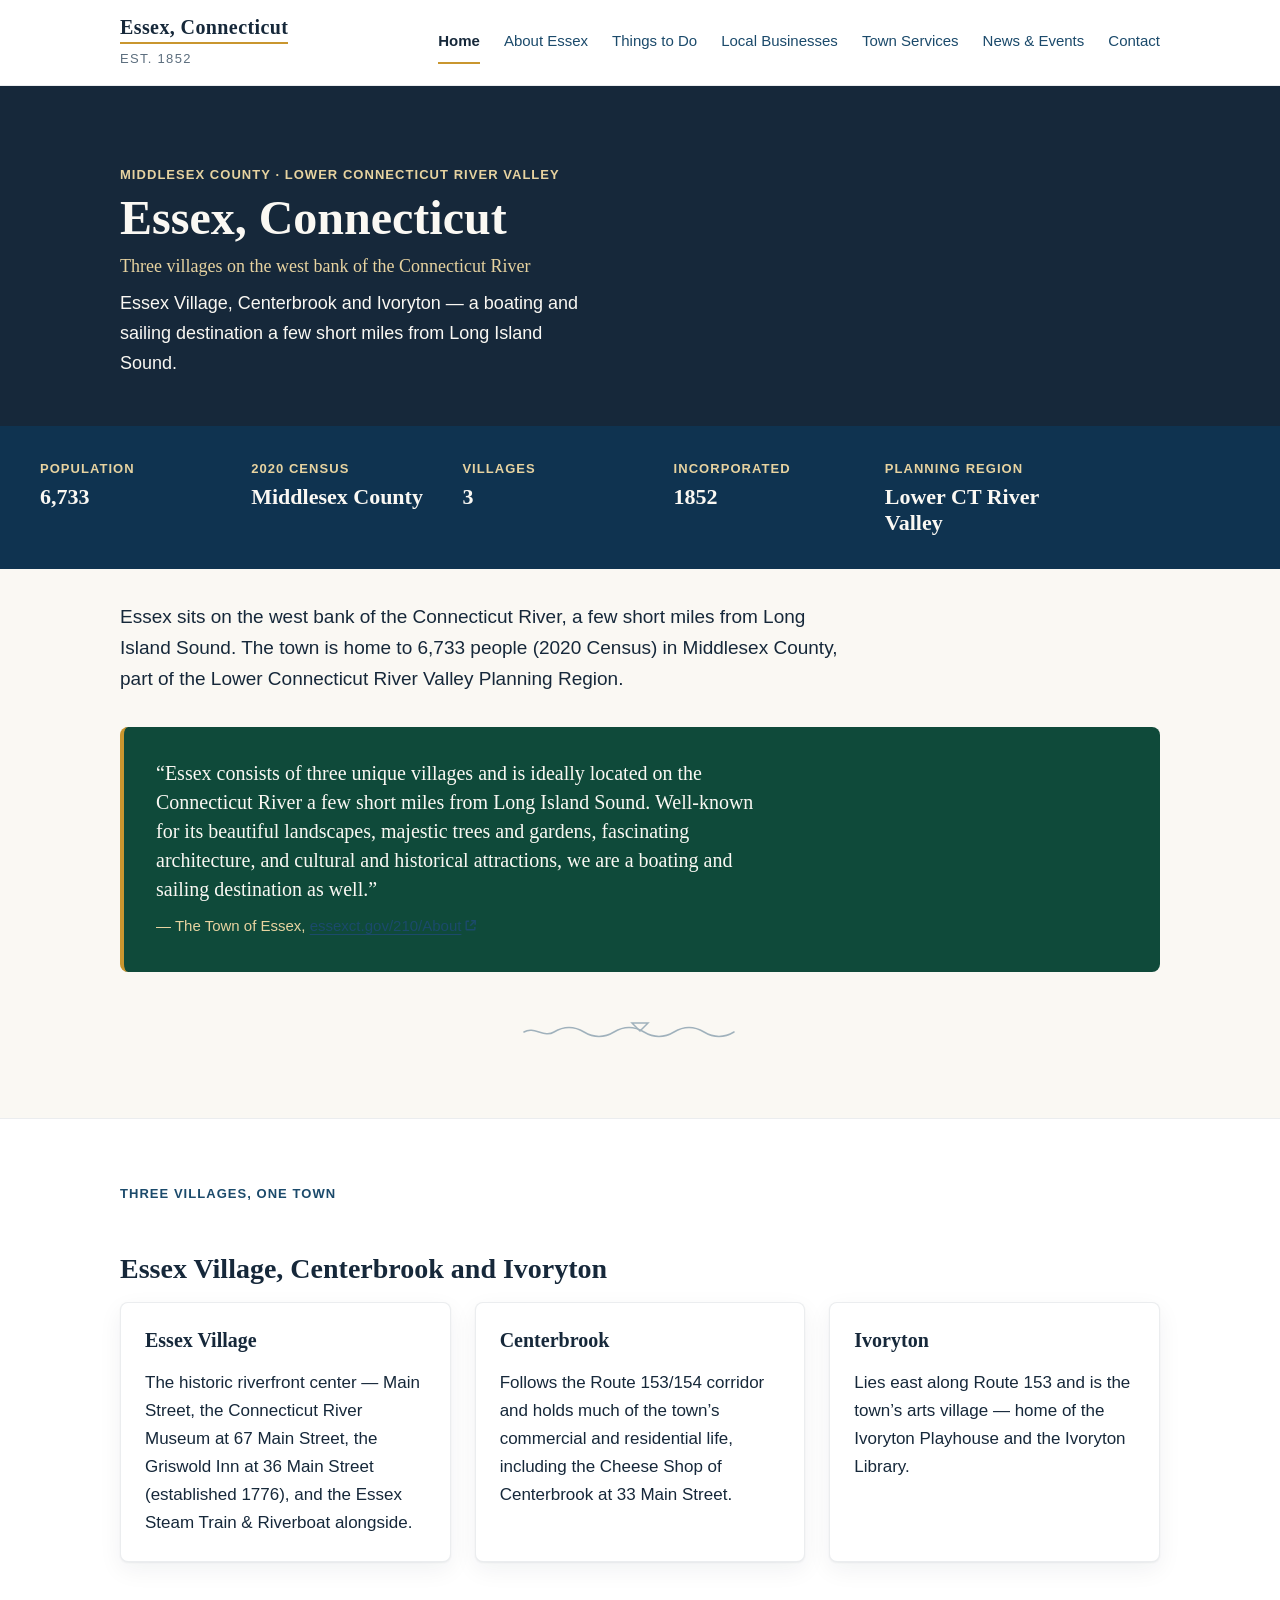
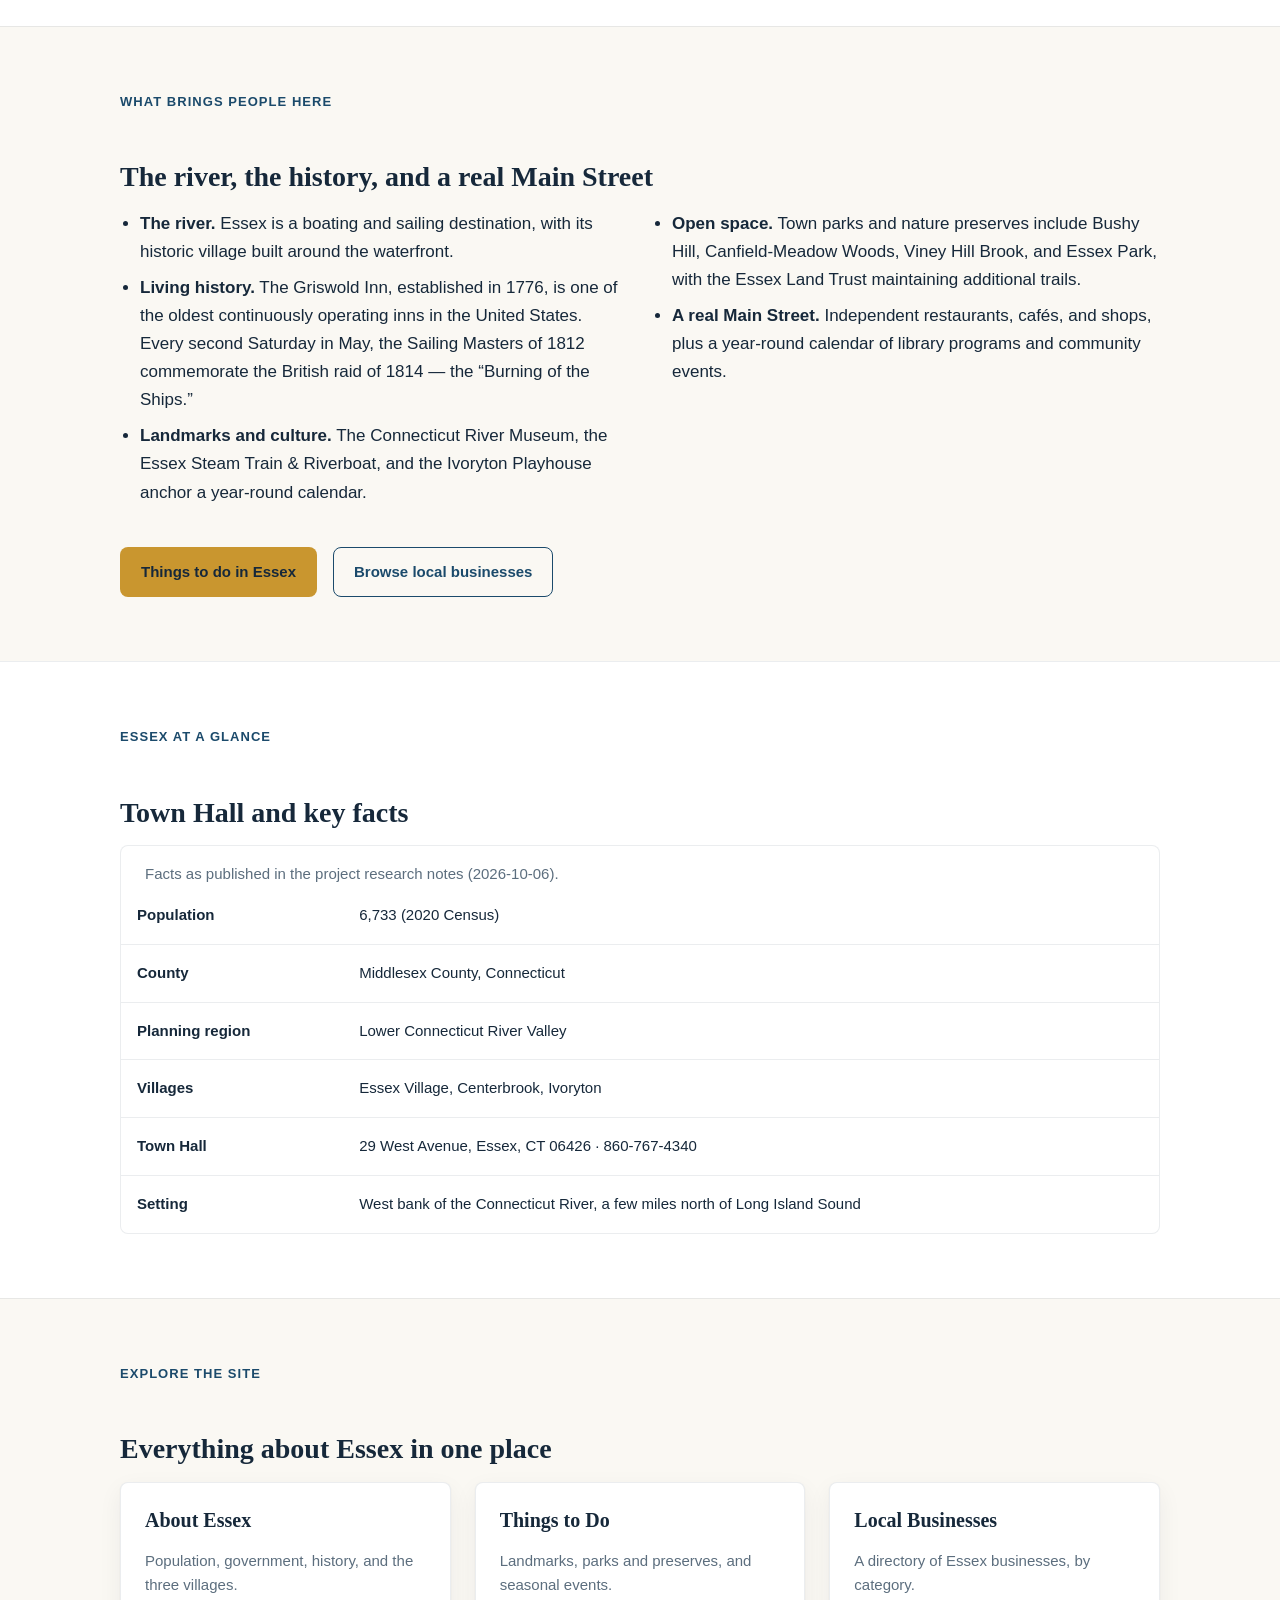
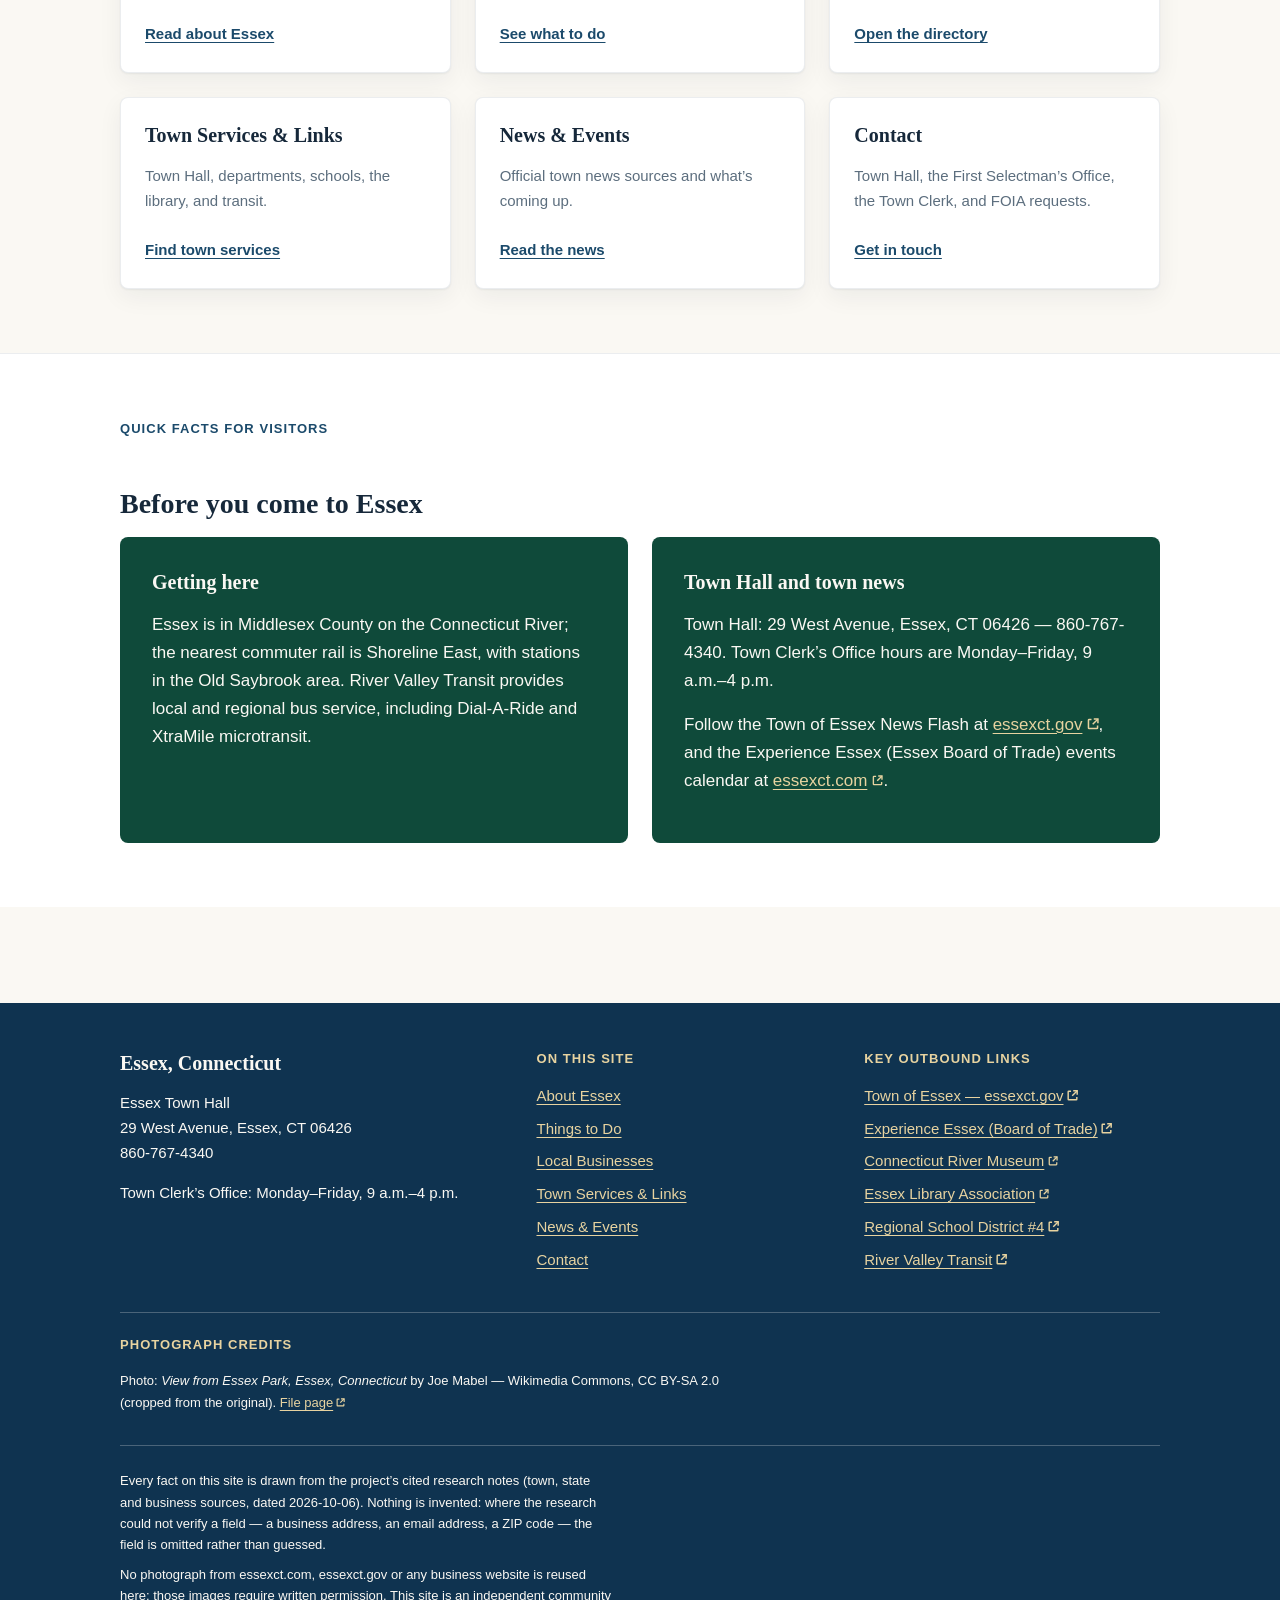
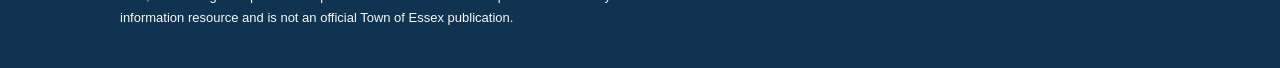
<file: home.html>
<!DOCTYPE html>
<html lang="en">
<head>
<meta charset="utf-8">
<meta name="viewport" content="width=device-width, initial-scale=1">
<title>Essex, Connecticut | Three Villages on the Connecticut River</title>
<meta name="description" content="Essex, Connecticut is a town of three villages — Essex Village, Centerbrook and Ivoryton — on the west bank of the Connecticut River. Town services, things to do, local businesses and events.">
<link rel="canonical" href="https://springteasers.github.io/essex-ct-community/">
<meta name="theme-color" content="#0F3350">
<meta property="og:type" content="website">
<meta property="og:site_name" content="Essex, Connecticut">
<meta property="og:title" content="Essex, Connecticut | Three Villages on the Connecticut River">
<meta property="og:description" content="A town of three villages — Essex Village, Centerbrook and Ivoryton — on the west bank of the Connecticut River, a few short miles from Long Island Sound.">
<meta property="og:url" content="https://springteasers.github.io/essex-ct-community/">
<meta property="og:image" content="https://commons.wikimedia.org/wiki/Special:FilePath/Essex_CT_-_view_from_Essex_Park_02_(9363053237).jpg">
<meta property="og:image:alt" content="Boats moored in the Essex, Connecticut harbor, seen from Essex Park, with the village and trees along the waterfront">
<meta name="twitter:card" content="summary_large_image">
<link rel="stylesheet" href="styles.css">
</head>
<body>
<a class="skip-link" href="#main">Skip to content</a>

<header class="site-header">
  <div class="wrap site-header__inner">
    <a class="wordmark" href="home.html">
      <span class="wordmark__name">Essex, Connecticut</span>
      <span class="wordmark__rule"></span>
      <span class="wordmark__est">Est. 1852</span>
    </a>
    <input class="nav-toggle" type="checkbox" id="nav-toggle" aria-label="Open navigation menu">
    <label class="nav-toggle__label" for="nav-toggle">Menu</label>
    <nav class="site-nav" aria-label="Primary">
      <ul>
        <li><a href="home.html" aria-current="page">Home</a></li>
        <li><a href="about.html">About Essex</a></li>
        <li><a href="things-to-do.html">Things to Do</a></li>
        <li><a href="local-businesses.html">Local Businesses</a></li>
        <li><a href="services-links.html">Town Services</a></li>
        <li><a href="news-events.html">News &amp; Events</a></li>
        <li><a href="contact.html">Contact</a></li>
      </ul>
    </nav>
  </div>
</header>

<main id="main">

  <section class="hero hero--photo">
    <div class="wrap hero__inner">
      <p class="eyebrow">Middlesex County &middot; Lower Connecticut River Valley</p>
      <h1>Essex, Connecticut</h1>
      <p class="hero__kicker">Three villages on the west bank of the Connecticut River</p>
      <p class="hero__deck">Essex Village, Centerbrook and Ivoryton &mdash; a boating and sailing destination a few short miles from Long Island Sound.</p>
    </div>
  </section>

  <section class="stat-band" aria-labelledby="glance">
    <div class="wrap">
      <h2 class="sr-only" id="glance">Essex at a glance</h2>
      <dl>
        <div>
          <dt>Population</dt>
          <dd>6,733</dd>
        </div>
        <div>
          <dt>2020 Census</dt>
          <dd>Middlesex County</dd>
        </div>
        <div>
          <dt>Villages</dt>
          <dd>3</dd>
        </div>
        <div>
          <dt>Incorporated</dt>
          <dd>1852</dd>
        </div>
        <div>
          <dt>Planning region</dt>
          <dd>Lower CT River Valley</dd>
        </div>
      </dl>
    </div>
  </section>

  <section class="section section--tight">
    <div class="wrap">
      <p class="lede">Essex sits on the west bank of the Connecticut River, a few short miles from Long Island Sound. The town is home to 6,733 people (2020 Census) in Middlesex County, part of the Lower Connecticut River Valley Planning Region.</p>
      <div class="pullquote">
        <p>&ldquo;Essex consists of three unique villages and is ideally located on the Connecticut River a few short miles from Long Island Sound. Well-known for its beautiful landscapes, majestic trees and gardens, fascinating architecture, and cultural and historical attractions, we are a boating and sailing destination as well.&rdquo;</p>
        <cite>&mdash; The Town of Essex, <a class="ext" href="https://www.essexct.gov/210/About" rel="noopener">essexct.gov/210/About</a></cite>
      </div>
      <hr class="river-rule">
    </div>
  </section>

  <section class="section section--surface" aria-labelledby="villages">
    <div class="wrap">
      <p class="eyebrow">Three villages, one town</p>
      <h2 id="villages">Essex Village, Centerbrook and Ivoryton</h2>
      <div class="grid grid--3">
        <article class="card">
          <h3>Essex Village</h3>
          <p>The historic riverfront center &mdash; Main Street, the Connecticut River Museum at 67 Main Street, the Griswold Inn at 36 Main Street (established 1776), and the Essex Steam Train &amp; Riverboat alongside.</p>
        </article>
        <article class="card">
          <h3>Centerbrook</h3>
          <p>Follows the Route 153/154 corridor and holds much of the town&rsquo;s commercial and residential life, including the Cheese Shop of Centerbrook at 33 Main Street.</p>
        </article>
        <article class="card">
          <h3>Ivoryton</h3>
          <p>Lies east along Route 153 and is the town&rsquo;s arts village &mdash; home of the Ivoryton Playhouse and the Ivoryton Library.</p>
        </article>
      </div>
    </div>
  </section>

  <section class="section" aria-labelledby="whyesex">
    <div class="wrap">
      <p class="eyebrow">What brings people here</p>
      <h2 id="whyesex">The river, the history, and a real Main Street</h2>
      <div class="grid grid--2">
        <div>
          <ul>
            <li><strong>The river.</strong> Essex is a boating and sailing destination, with its historic village built around the waterfront.</li>
            <li><strong>Living history.</strong> The Griswold Inn, established in 1776, is one of the oldest continuously operating inns in the United States. Every second Saturday in May, the Sailing Masters of 1812 commemorate the British raid of 1814 &mdash; the &ldquo;Burning of the Ships.&rdquo;</li>
            <li><strong>Landmarks and culture.</strong> The Connecticut River Museum, the Essex Steam Train &amp; Riverboat, and the Ivoryton Playhouse anchor a year-round calendar.</li>
          </ul>
        </div>
        <div>
          <ul>
            <li><strong>Open space.</strong> Town parks and nature preserves include Bushy Hill, Canfield-Meadow Woods, Viney Hill Brook, and Essex Park, with the Essex Land Trust maintaining additional trails.</li>
            <li><strong>A real Main Street.</strong> Independent restaurants, caf&eacute;s, and shops, plus a year-round calendar of library programs and community events.</li>
          </ul>
        </div>
      </div>
      <div class="btn-row">
        <a class="btn btn--accent" href="things-to-do.html">Things to do in Essex</a>
        <a class="btn btn--secondary" href="local-businesses.html">Browse local businesses</a>
      </div>
    </div>
  </section>

  <section class="section section--surface" aria-labelledby="glancefacts">
    <div class="wrap">
      <p class="eyebrow">Essex at a glance</p>
      <h2 id="glancefacts">Town Hall and key facts</h2>
      <div class="table-wrap">
        <table>
          <caption>Facts as published in the project research notes (2026-10-06).</caption>
          <tbody>
            <tr><th scope="row">Population</th><td class="num">6,733 (2020 Census)</td></tr>
            <tr><th scope="row">County</th><td>Middlesex County, Connecticut</td></tr>
            <tr><th scope="row">Planning region</th><td>Lower Connecticut River Valley</td></tr>
            <tr><th scope="row">Villages</th><td>Essex Village, Centerbrook, Ivoryton</td></tr>
            <tr><th scope="row">Town Hall</th><td class="num">29 West Avenue, Essex, CT 06426 &middot; 860-767-4340</td></tr>
            <tr><th scope="row">Setting</th><td>West bank of the Connecticut River, a few miles north of Long Island Sound</td></tr>
          </tbody>
        </table>
      </div>
    </div>
  </section>

  <section class="section" aria-labelledby="explore">
    <div class="wrap">
      <p class="eyebrow">Explore the site</p>
      <h2 id="explore">Everything about Essex in one place</h2>
      <div class="grid grid--3">
        <article class="card">
          <h3>About Essex</h3>
          <p class="card__meta">Population, government, history, and the three villages.</p>
          <a class="card__link" href="about.html">Read about Essex</a>
        </article>
        <article class="card">
          <h3>Things to Do</h3>
          <p class="card__meta">Landmarks, parks and preserves, and seasonal events.</p>
          <a class="card__link" href="things-to-do.html">See what to do</a>
        </article>
        <article class="card">
          <h3>Local Businesses</h3>
          <p class="card__meta">A directory of Essex businesses, by category.</p>
          <a class="card__link" href="local-businesses.html">Open the directory</a>
        </article>
        <article class="card">
          <h3>Town Services &amp; Links</h3>
          <p class="card__meta">Town Hall, departments, schools, the library, and transit.</p>
          <a class="card__link" href="services-links.html">Find town services</a>
        </article>
        <article class="card">
          <h3>News &amp; Events</h3>
          <p class="card__meta">Official town news sources and what&rsquo;s coming up.</p>
          <a class="card__link" href="news-events.html">Read the news</a>
        </article>
        <article class="card">
          <h3>Contact</h3>
          <p class="card__meta">Town Hall, the First Selectman&rsquo;s Office, the Town Clerk, and FOIA requests.</p>
          <a class="card__link" href="contact.html">Get in touch</a>
        </article>
      </div>
    </div>
  </section>

  <section class="section section--surface" aria-labelledby="visitors">
    <div class="wrap">
      <p class="eyebrow">Quick facts for visitors</p>
      <h2 id="visitors">Before you come to Essex</h2>
      <div class="grid grid--2">
        <div class="band">
          <h3>Getting here</h3>
          <p>Essex is in Middlesex County on the Connecticut River; the nearest commuter rail is Shoreline East, with stations in the Old Saybrook area. River Valley Transit provides local and regional bus service, including Dial-A-Ride and XtraMile microtransit.</p>
        </div>
        <div class="band">
          <h3>Town Hall and town news</h3>
          <p>Town Hall: 29 West Avenue, Essex, CT 06426 &mdash; 860-767-4340. Town Clerk&rsquo;s Office hours are Monday&ndash;Friday, 9 a.m.&ndash;4 p.m.</p>
          <p>Follow the Town of Essex News Flash at <a class="ext" href="https://www.essexct.gov/m/NewsFlash" rel="noopener">essexct.gov</a>, and the Experience Essex (Essex Board of Trade) events calendar at <a class="ext" href="https://essexct.com/events/" rel="noopener">essexct.com</a>.</p>
        </div>
      </div>
    </div>
  </section>

</main>

<footer class="site-footer">
  <div class="wrap">
    <div class="footer-grid">
      <div>
        <h2>Essex, Connecticut</h2>
        <p>Essex Town Hall<br>29 West Avenue, Essex, CT 06426<br>
        <span class="num">860-767-4340</span></p>
        <p>Town Clerk&rsquo;s Office: Monday&ndash;Friday, 9 a.m.&ndash;4 p.m.</p>
      </div>
      <div>
        <h3>On this site</h3>
        <ul>
          <li><a href="about.html">About Essex</a></li>
          <li><a href="things-to-do.html">Things to Do</a></li>
          <li><a href="local-businesses.html">Local Businesses</a></li>
          <li><a href="services-links.html">Town Services &amp; Links</a></li>
          <li><a href="news-events.html">News &amp; Events</a></li>
          <li><a href="contact.html">Contact</a></li>
        </ul>
      </div>
      <div>
        <h3>Key outbound links</h3>
        <ul>
          <li><a class="ext" href="https://www.essexct.gov/" rel="noopener">Town of Essex &mdash; essexct.gov</a></li>
          <li><a class="ext" href="https://essexct.com/" rel="noopener">Experience Essex (Board of Trade)</a></li>
          <li><a class="ext" href="https://ctrivermuseum.org/" rel="noopener">Connecticut River Museum</a></li>
          <li><a class="ext" href="https://www.youressexlibrary.org/" rel="noopener">Essex Library Association</a></li>
          <li><a class="ext" href="https://www.reg4.k12.ct.us/" rel="noopener">Regional School District #4</a></li>
          <li><a class="ext" href="https://rivervalleytransit.com/" rel="noopener">River Valley Transit</a></li>
        </ul>
      </div>
    </div>

    <div class="credits">
      <h3>Photograph credits</h3>
      <ul>
        <li>Photo: <em>View from Essex Park, Essex, Connecticut</em> by Joe Mabel &mdash; Wikimedia Commons, CC BY-SA 2.0 (cropped from the original). <a class="ext" href="https://commons.wikimedia.org/wiki/File:Essex_CT_-_view_from_Essex_Park_02_(9363053237).jpg" rel="noopener">File page</a></li>
      </ul>
    </div>

    <div class="footer-bottom">
      <p>Every fact on this site is drawn from the project&rsquo;s cited research notes (town, state and business sources, dated 2026-10-06). Nothing is invented: where the research could not verify a field &mdash; a business address, an email address, a ZIP code &mdash; the field is omitted rather than guessed.</p>
      <p>No photograph from essexct.com, essexct.gov or any business website is reused here; those images require written permission. This site is an independent community information resource and is not an official Town of Essex publication.</p>
    </div>
  </div>
</footer>

</body>
</html>
</file>
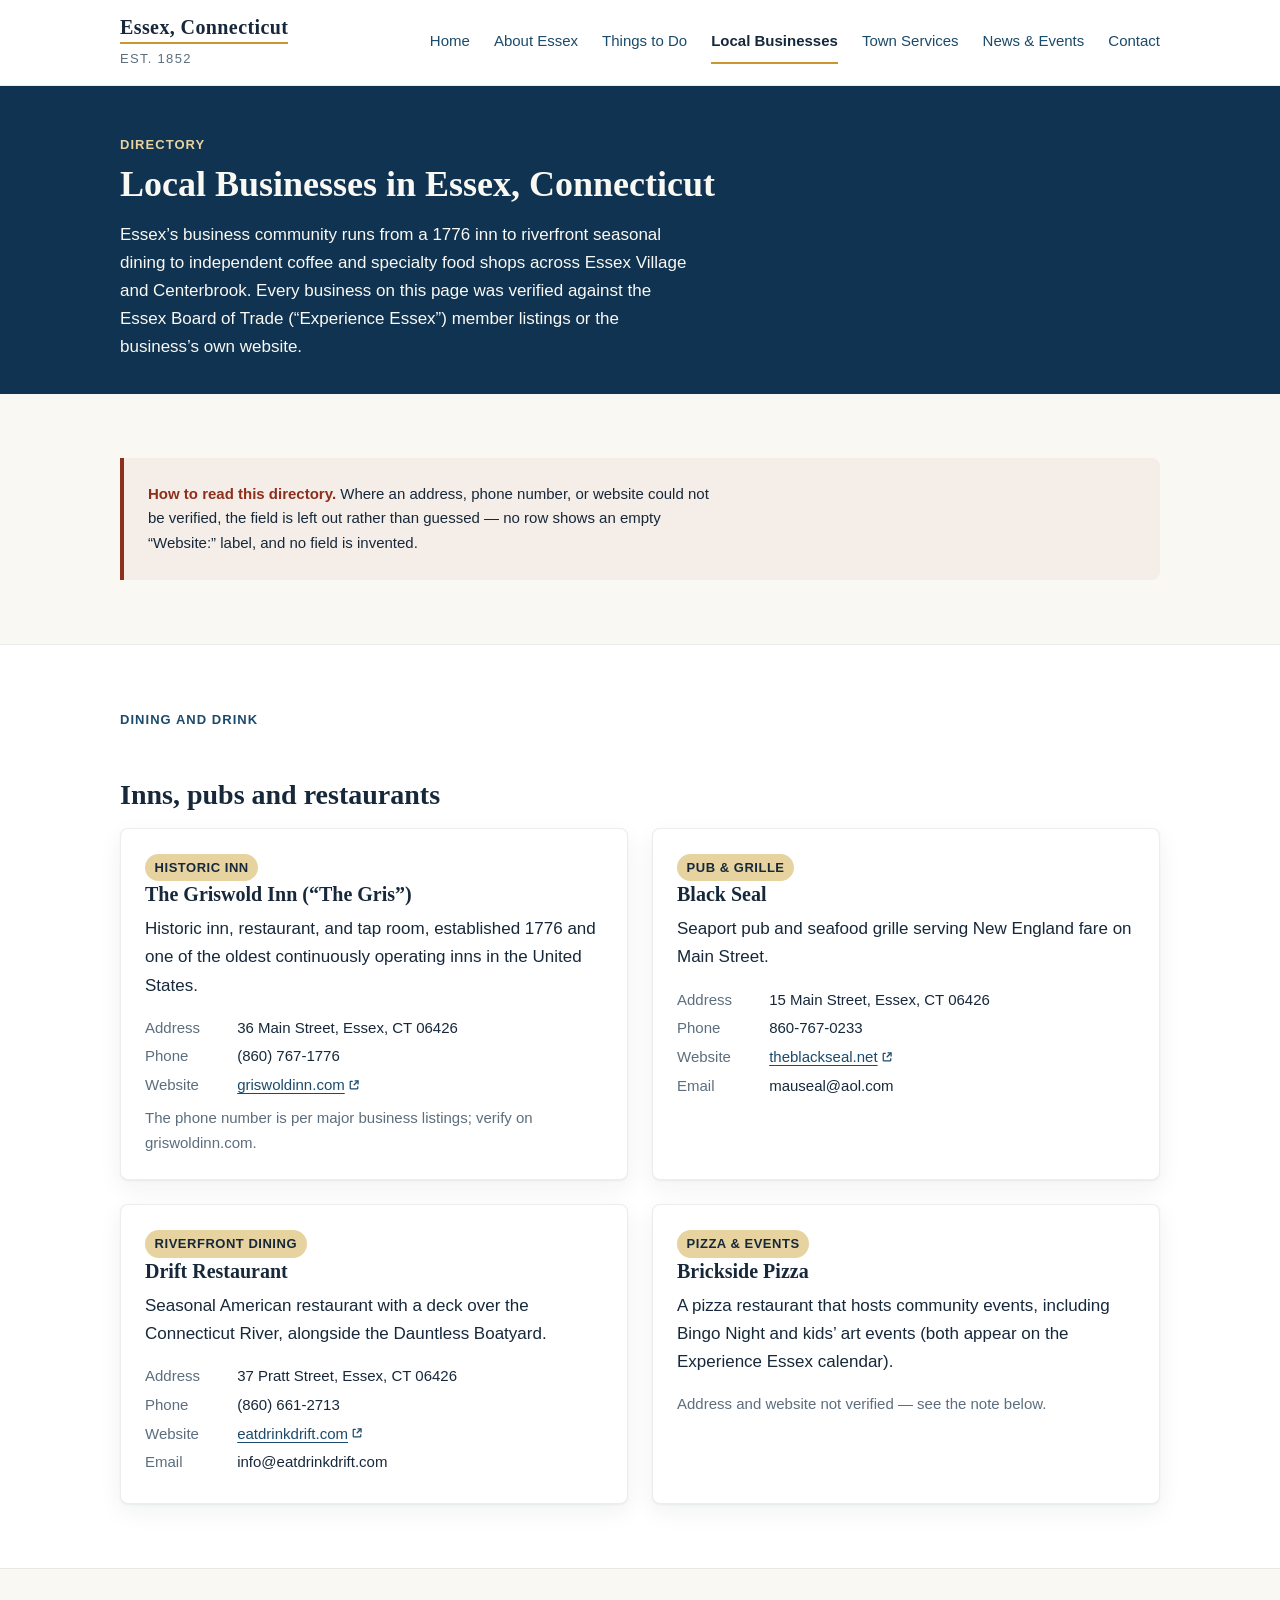
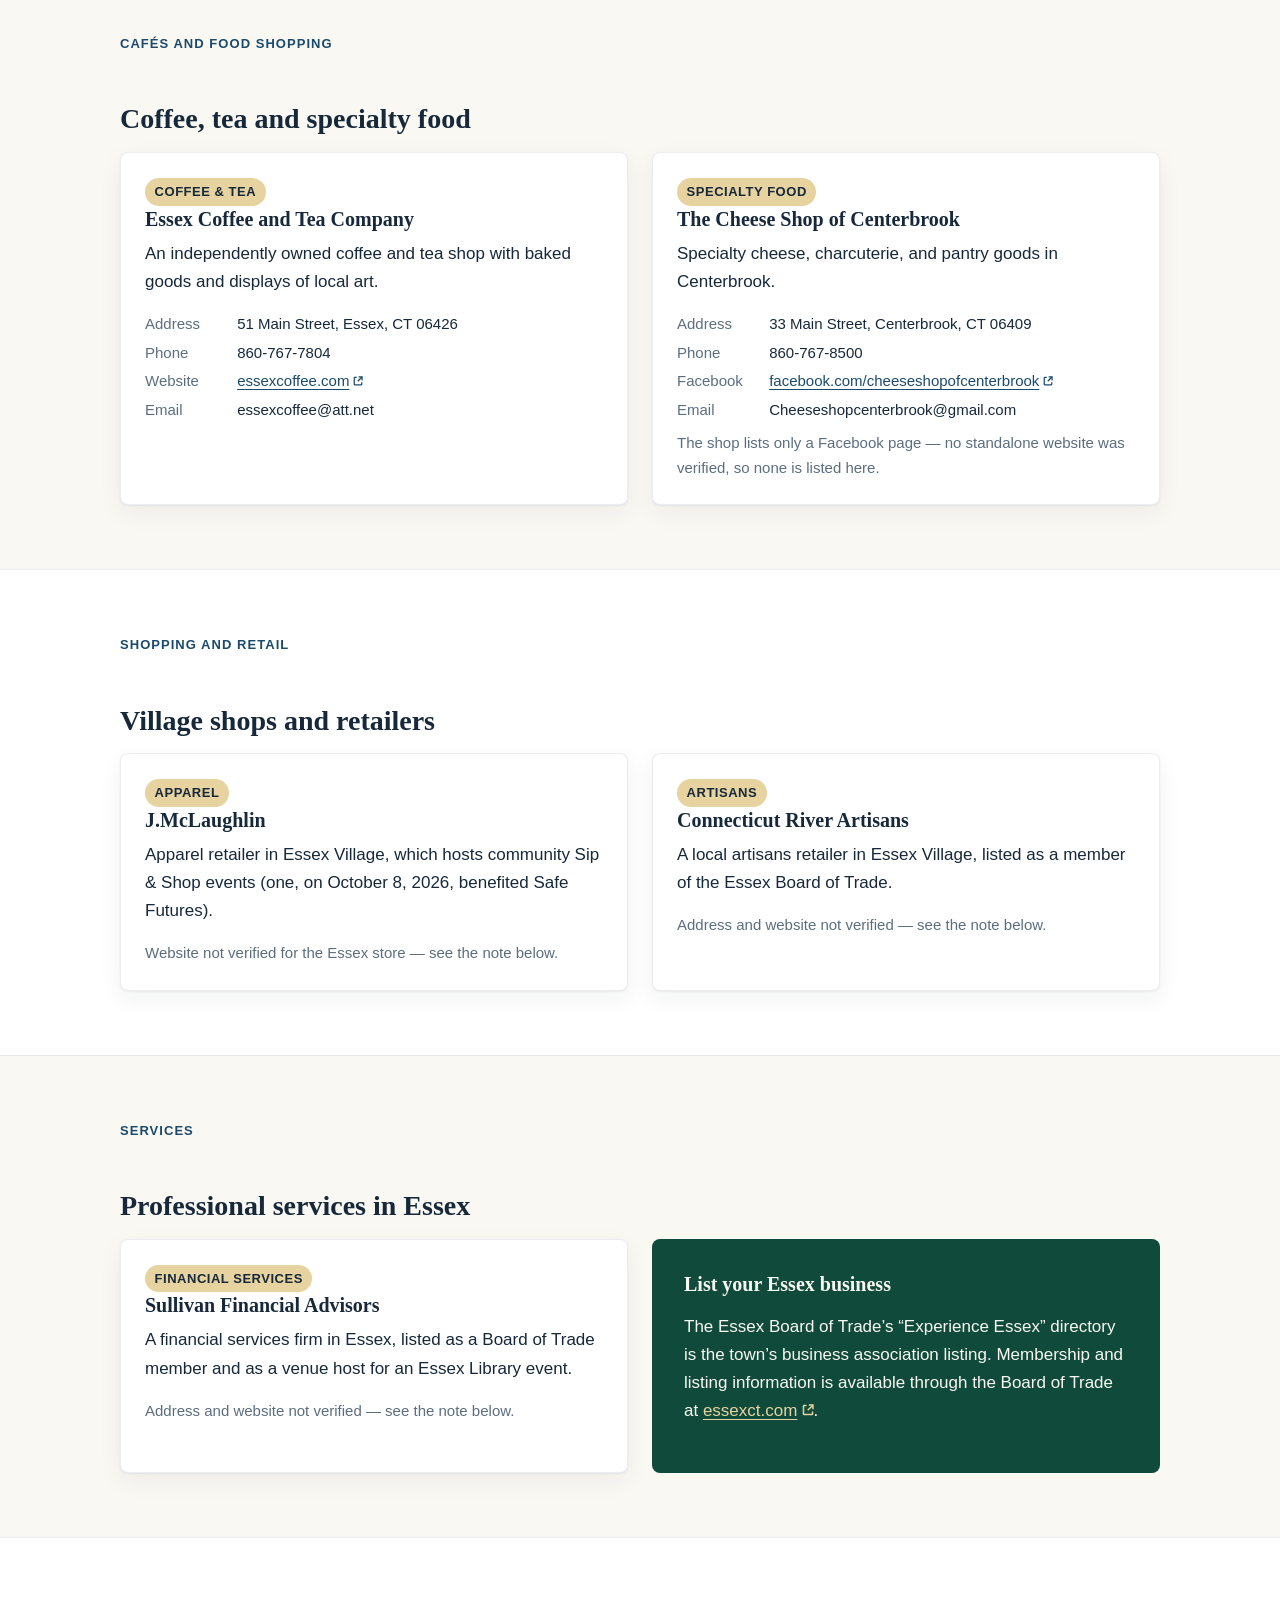
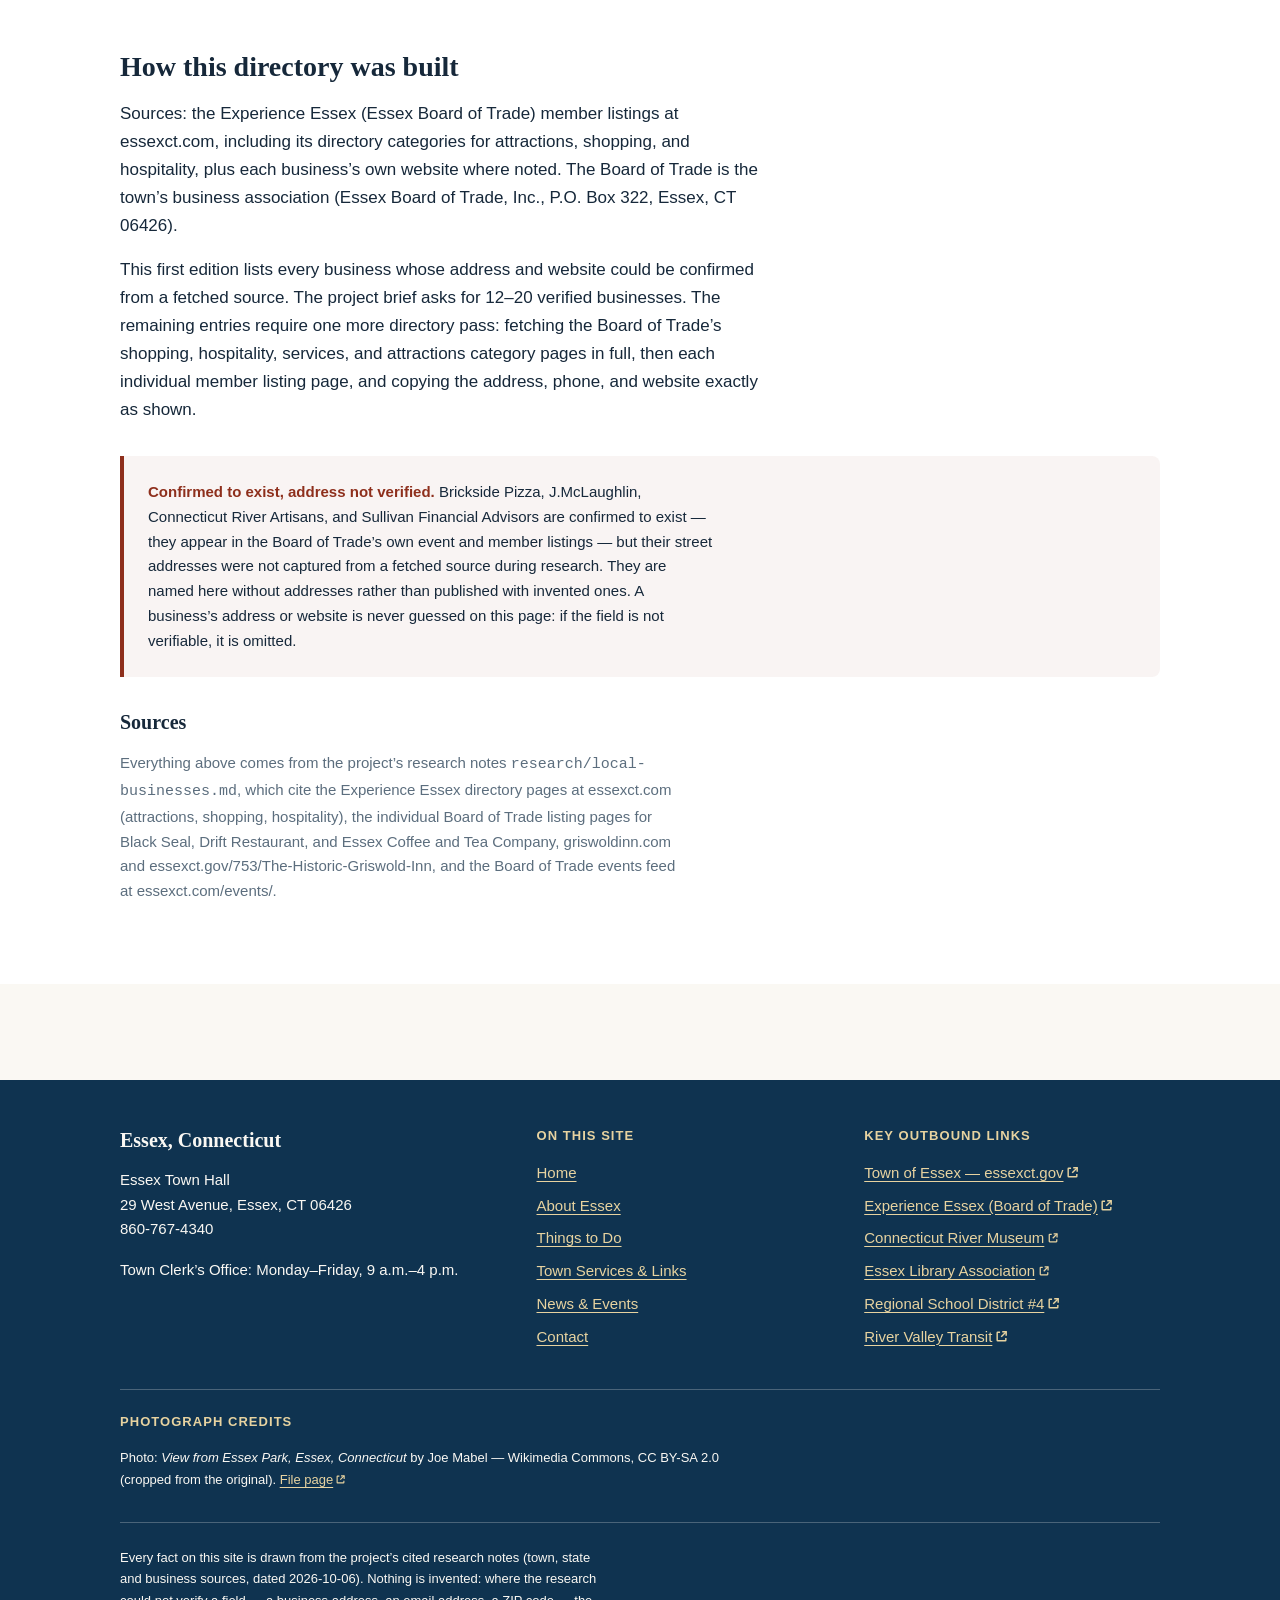
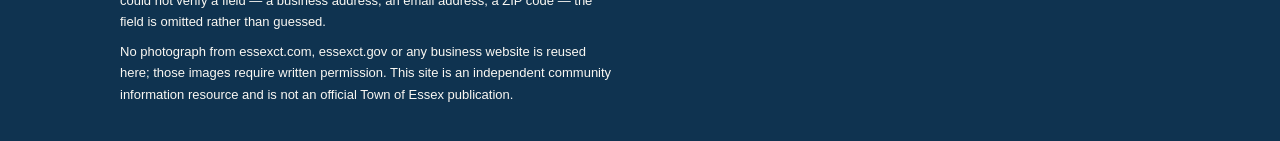
<file: local-businesses.html>
<!DOCTYPE html>
<html lang="en">
<head>
<meta charset="utf-8">
<meta name="viewport" content="width=device-width, initial-scale=1">
<title>Essex, CT Local Businesses | Dining, Caf&eacute;s &amp; Shops Directory</title>
<meta name="description" content="A directory of Essex, Connecticut businesses with verified addresses and websites — historic inns, riverfront dining, coffee and specialty food shops in Essex Village and Centerbrook.">
<link rel="canonical" href="https://springteasers.github.io/essex-ct-community/local-businesses.html">
<meta name="theme-color" content="#0F3350">
<meta property="og:type" content="website">
<meta property="og:site_name" content="Essex, Connecticut">
<meta property="og:title" content="Essex, CT Local Businesses | Dining, Caf&eacute;s &amp; Shops Directory">
<meta property="og:description" content="Historic inns, riverfront dining, coffee and specialty food shops across Essex Village and Centerbrook — every address verified.">
<meta property="og:url" content="https://springteasers.github.io/essex-ct-community/local-businesses.html">
<meta property="og:image" content="https://commons.wikimedia.org/wiki/Special:FilePath/Essex_CT_-_view_from_Essex_Park_02_(9363053237).jpg">
<meta property="og:image:alt" content="Boats moored in the Essex, Connecticut harbor, seen from Essex Park, with the village and trees along the waterfront">
<meta name="twitter:card" content="summary_large_image">
<link rel="stylesheet" href="styles.css">
</head>
<body>
<a class="skip-link" href="#main">Skip to content</a>

<header class="site-header">
  <div class="wrap site-header__inner">
    <a class="wordmark" href="home.html">
      <span class="wordmark__name">Essex, Connecticut</span>
      <span class="wordmark__rule"></span>
      <span class="wordmark__est">Est. 1852</span>
    </a>
    <input class="nav-toggle" type="checkbox" id="nav-toggle" aria-label="Open navigation menu">
    <label class="nav-toggle__label" for="nav-toggle">Menu</label>
    <nav class="site-nav" aria-label="Primary">
      <ul>
        <li><a href="home.html">Home</a></li>
        <li><a href="about.html">About Essex</a></li>
        <li><a href="things-to-do.html">Things to Do</a></li>
        <li><a href="local-businesses.html" aria-current="page">Local Businesses</a></li>
        <li><a href="services-links.html">Town Services</a></li>
        <li><a href="news-events.html">News &amp; Events</a></li>
        <li><a href="contact.html">Contact</a></li>
      </ul>
    </nav>
  </div>
</header>

<main id="main">

  <section class="banner">
    <div class="wrap">
      <p class="eyebrow">Directory</p>
      <h1>Local Businesses in Essex, Connecticut</h1>
      <p class="banner__deck">Essex&rsquo;s business community runs from a 1776 inn to riverfront seasonal dining to independent coffee and specialty food shops across Essex Village and Centerbrook. Every business on this page was verified against the Essex Board of Trade (&ldquo;Experience Essex&rdquo;) member listings or the business&rsquo;s own website.</p>
    </div>
  </section>

  <section class="section section--tight">
    <div class="wrap">
      <div class="notice">
        <p><strong>How to read this directory.</strong> Where an address, phone number, or website could not be verified, the field is left out rather than guessed &mdash; no row shows an empty &ldquo;Website:&rdquo; label, and no field is invented.</p>
      </div>
    </div>
  </section>

  <section class="section section--surface" aria-labelledby="dining">
    <div class="wrap">
      <p class="eyebrow">Dining and drink</p>
      <h2 id="dining">Inns, pubs and restaurants</h2>
      <div class="grid grid--2">

        <article class="listing">
          <span class="chip">Historic inn</span>
          <h3>The Griswold Inn (&ldquo;The Gris&rdquo;)</h3>
          <p>Historic inn, restaurant, and tap room, established 1776 and one of the oldest continuously operating inns in the United States.</p>
          <ul class="listing__facts">
            <li><span class="label">Address</span> 36 Main Street, Essex, CT 06426</li>
            <li><span class="label">Phone</span> <span class="num">(860) 767-1776</span></li>
            <li><span class="label">Website</span> <a class="ext" href="https://griswoldinn.com/" rel="noopener">griswoldinn.com</a></li>
          </ul>
          <p class="listing__note">The phone number is per major business listings; verify on griswoldinn.com.</p>
        </article>

        <article class="listing">
          <span class="chip">Pub &amp; grille</span>
          <h3>Black Seal</h3>
          <p>Seaport pub and seafood grille serving New England fare on Main Street.</p>
          <ul class="listing__facts">
            <li><span class="label">Address</span> 15 Main Street, Essex, CT 06426</li>
            <li><span class="label">Phone</span> <span class="num">860-767-0233</span></li>
            <li><span class="label">Website</span> <a class="ext" href="https://theblackseal.net" rel="noopener">theblackseal.net</a></li>
            <li><span class="label">Email</span> mauseal@aol.com</li>
          </ul>
        </article>

        <article class="listing">
          <span class="chip">Riverfront dining</span>
          <h3>Drift Restaurant</h3>
          <p>Seasonal American restaurant with a deck over the Connecticut River, alongside the Dauntless Boatyard.</p>
          <ul class="listing__facts">
            <li><span class="label">Address</span> 37 Pratt Street, Essex, CT 06426</li>
            <li><span class="label">Phone</span> <span class="num">(860) 661-2713</span></li>
            <li><span class="label">Website</span> <a class="ext" href="http://eatdrinkdrift.com" rel="noopener">eatdrinkdrift.com</a></li>
            <li><span class="label">Email</span> info@eatdrinkdrift.com</li>
          </ul>
        </article>

        <article class="listing">
          <span class="chip">Pizza &amp; events</span>
          <h3>Brickside Pizza</h3>
          <p>A pizza restaurant that hosts community events, including Bingo Night and kids&rsquo; art events (both appear on the Experience Essex calendar).</p>
          <p class="listing__note">Address and website not verified &mdash; see the note below.</p>
        </article>

      </div>
    </div>
  </section>

  <section class="section" aria-labelledby="cafes">
    <div class="wrap">
      <p class="eyebrow">Caf&eacute;s and food shopping</p>
      <h2 id="cafes">Coffee, tea and specialty food</h2>
      <div class="grid grid--2">

        <article class="listing">
          <span class="chip">Coffee &amp; tea</span>
          <h3>Essex Coffee and Tea Company</h3>
          <p>An independently owned coffee and tea shop with baked goods and displays of local art.</p>
          <ul class="listing__facts">
            <li><span class="label">Address</span> 51 Main Street, Essex, CT 06426</li>
            <li><span class="label">Phone</span> <span class="num">860-767-7804</span></li>
            <li><span class="label">Website</span> <a class="ext" href="http://www.essexcoffee.com" rel="noopener">essexcoffee.com</a></li>
            <li><span class="label">Email</span> essexcoffee@att.net</li>
          </ul>
        </article>

        <article class="listing">
          <span class="chip">Specialty food</span>
          <h3>The Cheese Shop of Centerbrook</h3>
          <p>Specialty cheese, charcuterie, and pantry goods in Centerbrook.</p>
          <ul class="listing__facts">
            <li><span class="label">Address</span> 33 Main Street, Centerbrook, CT 06409</li>
            <li><span class="label">Phone</span> <span class="num">860-767-8500</span></li>
            <li><span class="label">Facebook</span> <a class="ext" href="https://www.facebook.com/cheeseshopofcenterbrook/" rel="noopener">facebook.com/cheeseshopofcenterbrook</a></li>
            <li><span class="label">Email</span> Cheeseshopcenterbrook@gmail.com</li>
          </ul>
          <p class="listing__note">The shop lists only a Facebook page &mdash; no standalone website was verified, so none is listed here.</p>
        </article>

      </div>
    </div>
  </section>

  <section class="section section--surface" aria-labelledby="shopping">
    <div class="wrap">
      <p class="eyebrow">Shopping and retail</p>
      <h2 id="shopping">Village shops and retailers</h2>
      <div class="grid grid--2">

        <article class="listing">
          <span class="chip">Apparel</span>
          <h3>J.McLaughlin</h3>
          <p>Apparel retailer in Essex Village, which hosts community Sip &amp; Shop events (one, on October 8, 2026, benefited Safe Futures).</p>
          <p class="listing__note">Website not verified for the Essex store &mdash; see the note below.</p>
        </article>

        <article class="listing">
          <span class="chip">Artisans</span>
          <h3>Connecticut River Artisans</h3>
          <p>A local artisans retailer in Essex Village, listed as a member of the Essex Board of Trade.</p>
          <p class="listing__note">Address and website not verified &mdash; see the note below.</p>
        </article>

      </div>
    </div>
  </section>

  <section class="section" aria-labelledby="services">
    <div class="wrap">
      <p class="eyebrow">Services</p>
      <h2 id="services">Professional services in Essex</h2>
      <div class="grid grid--2">
        <article class="listing">
          <span class="chip">Financial services</span>
          <h3>Sullivan Financial Advisors</h3>
          <p>A financial services firm in Essex, listed as a Board of Trade member and as a venue host for an Essex Library event.</p>
          <p class="listing__note">Address and website not verified &mdash; see the note below.</p>
        </article>
        <div class="band">
          <h3>List your Essex business</h3>
          <p>The Essex Board of Trade&rsquo;s &ldquo;Experience Essex&rdquo; directory is the town&rsquo;s business association listing. Membership and listing information is available through the Board of Trade at <a class="ext" href="https://essexct.com/" rel="noopener">essexct.com</a>.</p>
        </div>
      </div>
    </div>
  </section>

  <section class="section section--surface" aria-labelledby="built">
    <div class="wrap">
      <h2 id="built">How this directory was built</h2>
      <p>Sources: the Experience Essex (Essex Board of Trade) member listings at essexct.com, including its directory categories for attractions, shopping, and hospitality, plus each business&rsquo;s own website where noted. The Board of Trade is the town&rsquo;s business association (Essex Board of Trade, Inc., P.O. Box 322, Essex, CT 06426).</p>
      <p>This first edition lists every business whose address and website could be confirmed from a fetched source. The project brief asks for 12&ndash;20 verified businesses. The remaining entries require one more directory pass: fetching the Board of Trade&rsquo;s shopping, hospitality, services, and attractions category pages in full, then each individual member listing page, and copying the address, phone, and website exactly as shown.</p>

      <div class="notice">
        <p><strong>Confirmed to exist, address not verified.</strong> Brickside Pizza, J.McLaughlin, Connecticut River Artisans, and Sullivan Financial Advisors are confirmed to exist &mdash; they appear in the Board of Trade&rsquo;s own event and member listings &mdash; but their street addresses were not captured from a fetched source during research. They are named here without addresses rather than published with invented ones. A business&rsquo;s address or website is never guessed on this page: if the field is not verifiable, it is omitted.</p>
      </div>

      <h3>Sources</h3>
      <p class="meta">Everything above comes from the project&rsquo;s research notes <code>research/local-businesses.md</code>, which cite the Experience Essex directory pages at essexct.com (attractions, shopping, hospitality), the individual Board of Trade listing pages for Black Seal, Drift Restaurant, and Essex Coffee and Tea Company, griswoldinn.com and essexct.gov/753/The-Historic-Griswold-Inn, and the Board of Trade events feed at essexct.com/events/.</p>
    </div>
  </section>

</main>

<footer class="site-footer">
  <div class="wrap">
    <div class="footer-grid">
      <div>
        <h2>Essex, Connecticut</h2>
        <p>Essex Town Hall<br>29 West Avenue, Essex, CT 06426<br>
        <span class="num">860-767-4340</span></p>
        <p>Town Clerk&rsquo;s Office: Monday&ndash;Friday, 9 a.m.&ndash;4 p.m.</p>
      </div>
      <div>
        <h3>On this site</h3>
        <ul>
          <li><a href="home.html">Home</a></li>
          <li><a href="about.html">About Essex</a></li>
          <li><a href="things-to-do.html">Things to Do</a></li>
          <li><a href="services-links.html">Town Services &amp; Links</a></li>
          <li><a href="news-events.html">News &amp; Events</a></li>
          <li><a href="contact.html">Contact</a></li>
        </ul>
      </div>
      <div>
        <h3>Key outbound links</h3>
        <ul>
          <li><a class="ext" href="https://www.essexct.gov/" rel="noopener">Town of Essex &mdash; essexct.gov</a></li>
          <li><a class="ext" href="https://essexct.com/" rel="noopener">Experience Essex (Board of Trade)</a></li>
          <li><a class="ext" href="https://ctrivermuseum.org/" rel="noopener">Connecticut River Museum</a></li>
          <li><a class="ext" href="https://www.youressexlibrary.org/" rel="noopener">Essex Library Association</a></li>
          <li><a class="ext" href="https://www.reg4.k12.ct.us/" rel="noopener">Regional School District #4</a></li>
          <li><a class="ext" href="https://rivervalleytransit.com/" rel="noopener">River Valley Transit</a></li>
        </ul>
      </div>
    </div>

    <div class="credits">
      <h3>Photograph credits</h3>
      <ul>
        <li>Photo: <em>View from Essex Park, Essex, Connecticut</em> by Joe Mabel &mdash; Wikimedia Commons, CC BY-SA 2.0 (cropped from the original). <a class="ext" href="https://commons.wikimedia.org/wiki/File:Essex_CT_-_view_from_Essex_Park_02_(9363053237).jpg" rel="noopener">File page</a></li>
      </ul>
    </div>

    <div class="footer-bottom">
      <p>Every fact on this site is drawn from the project&rsquo;s cited research notes (town, state and business sources, dated 2026-10-06). Nothing is invented: where the research could not verify a field &mdash; a business address, an email address, a ZIP code &mdash; the field is omitted rather than guessed.</p>
      <p>No photograph from essexct.com, essexct.gov or any business website is reused here; those images require written permission. This site is an independent community information resource and is not an official Town of Essex publication.</p>
    </div>
  </div>
</footer>

</body>
</html>
</file>
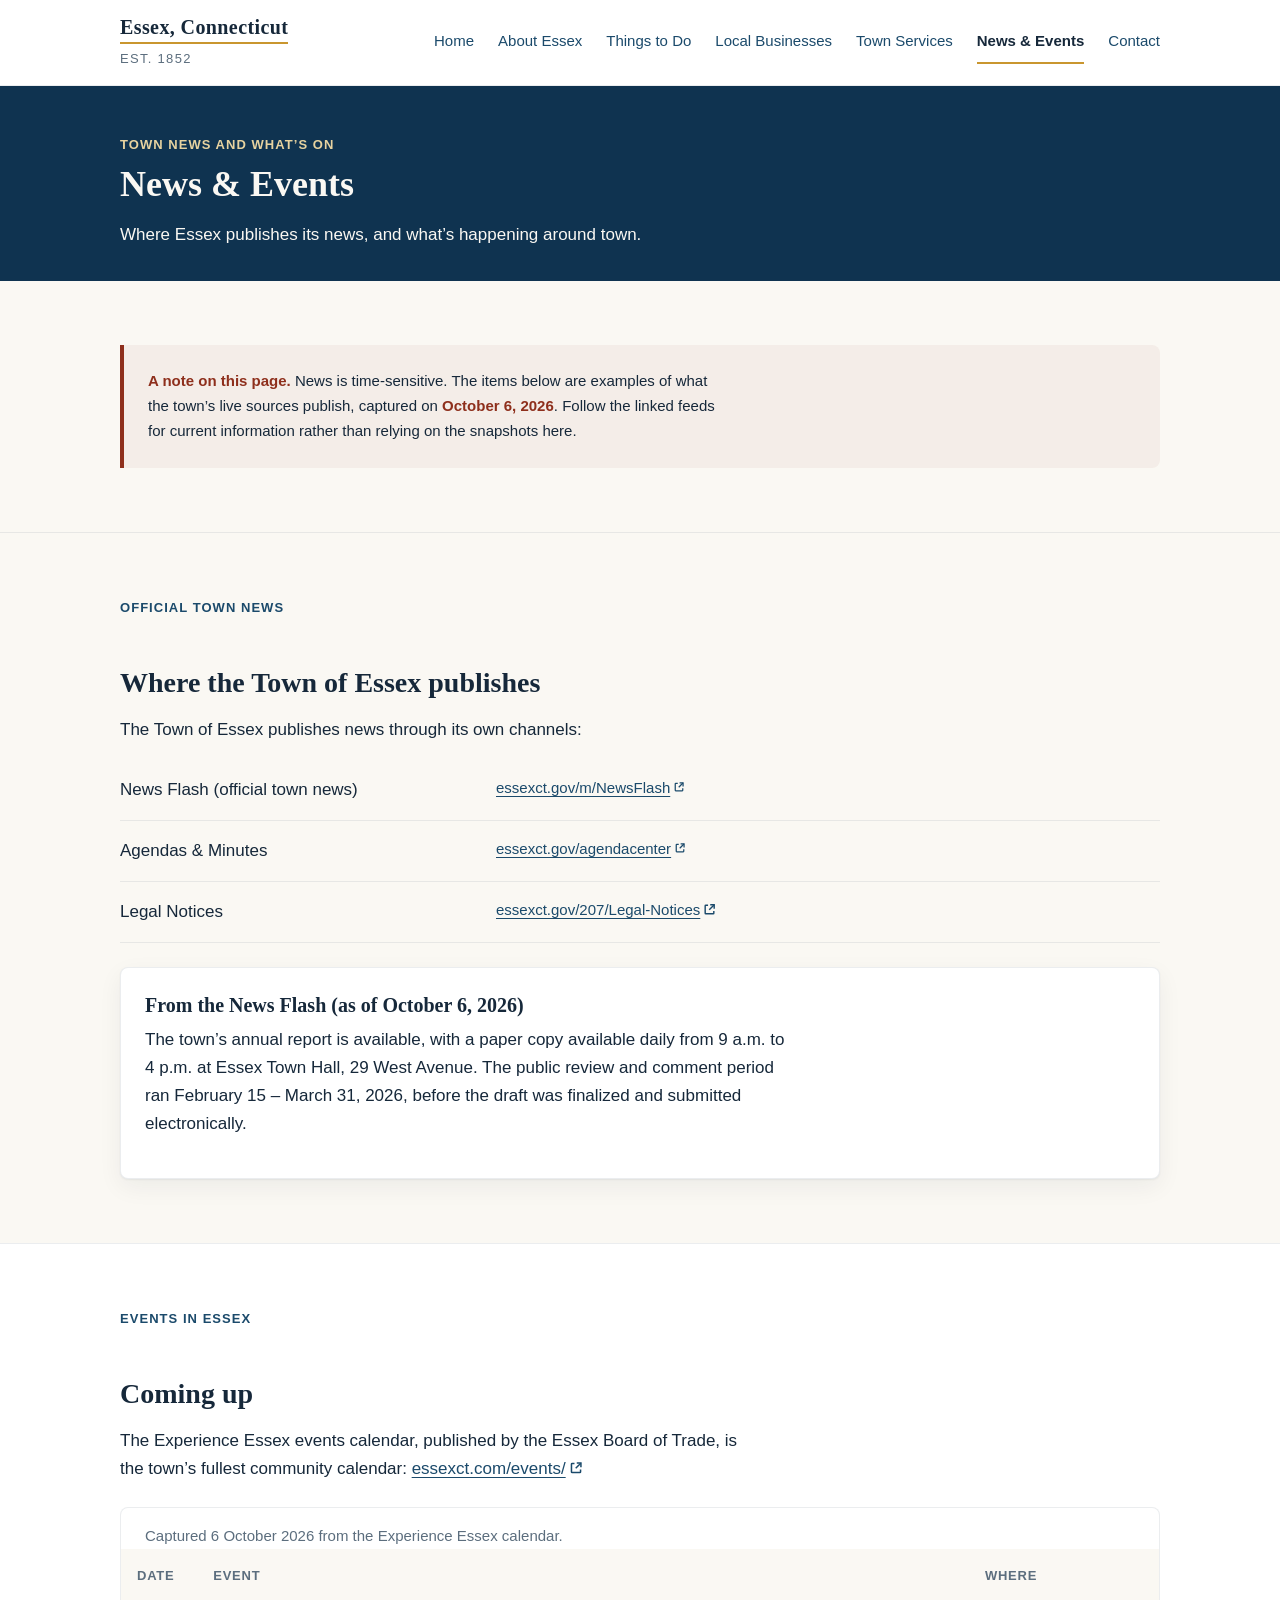
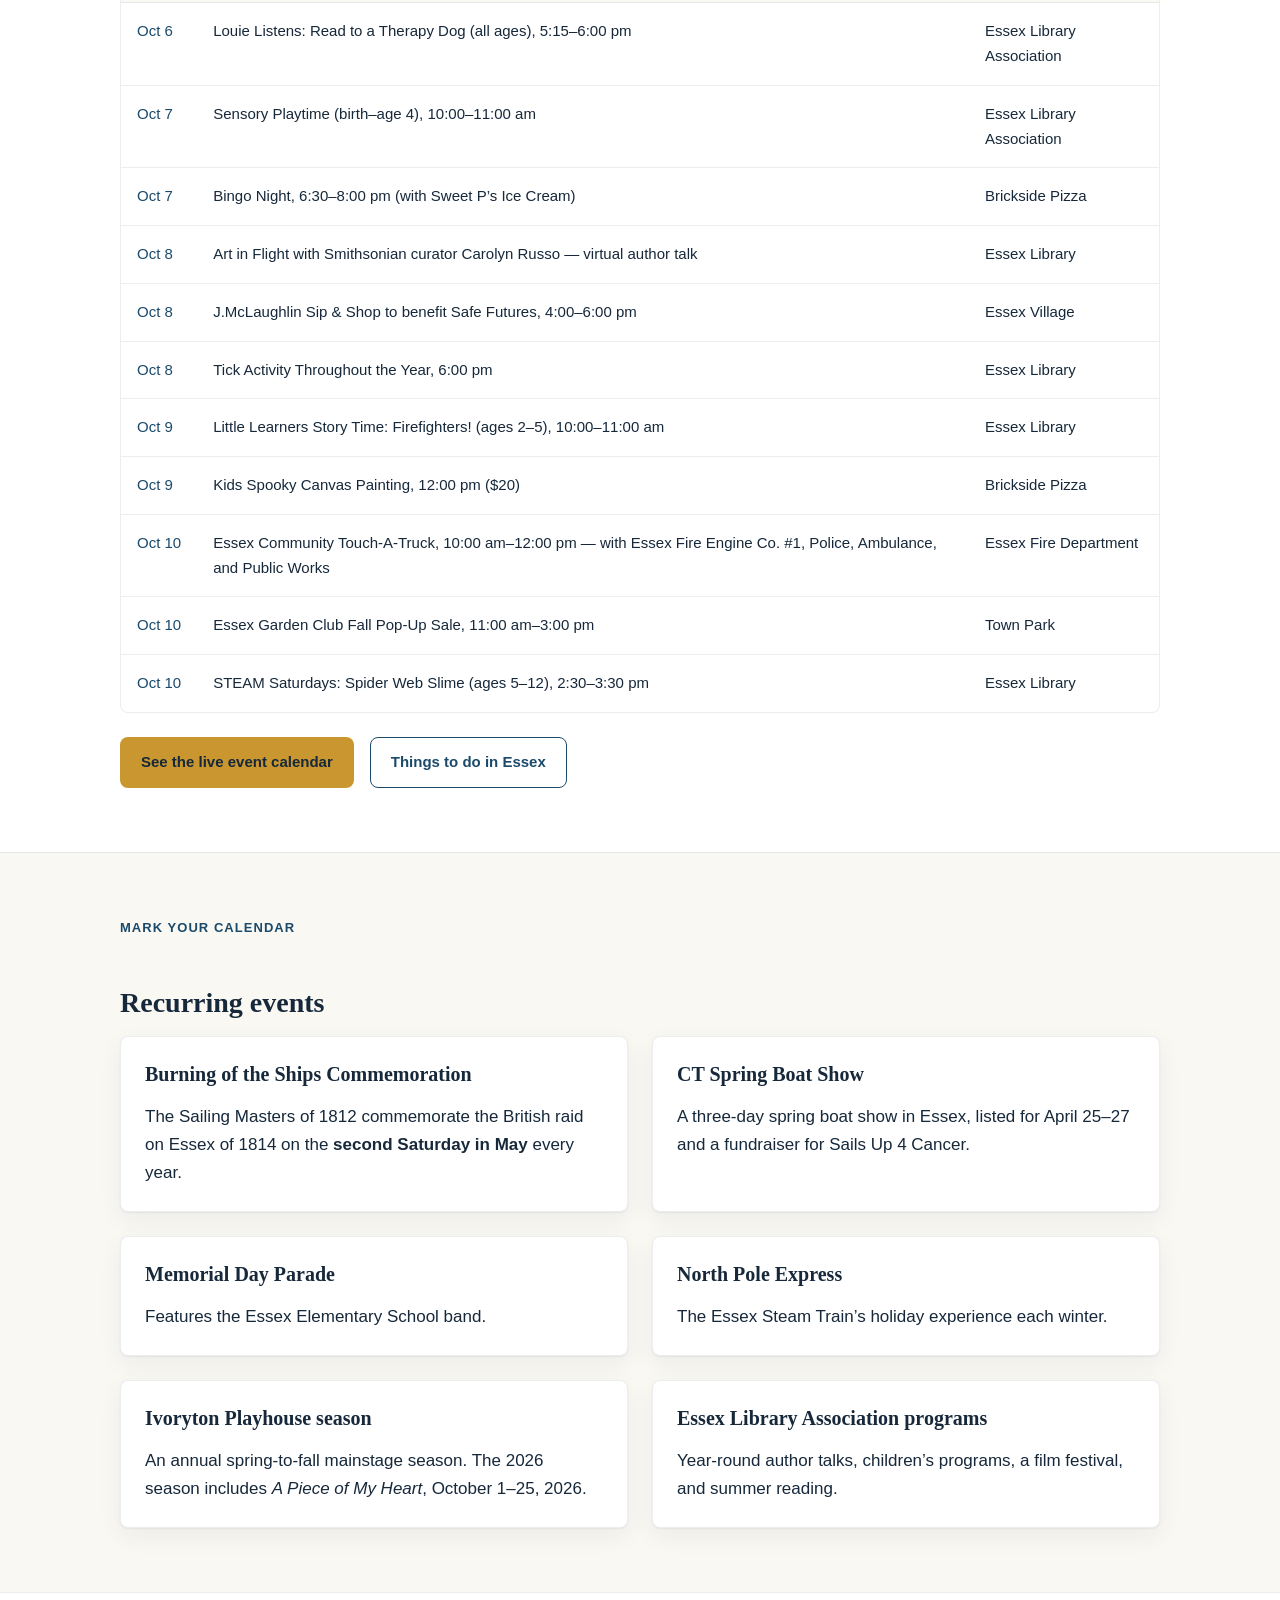
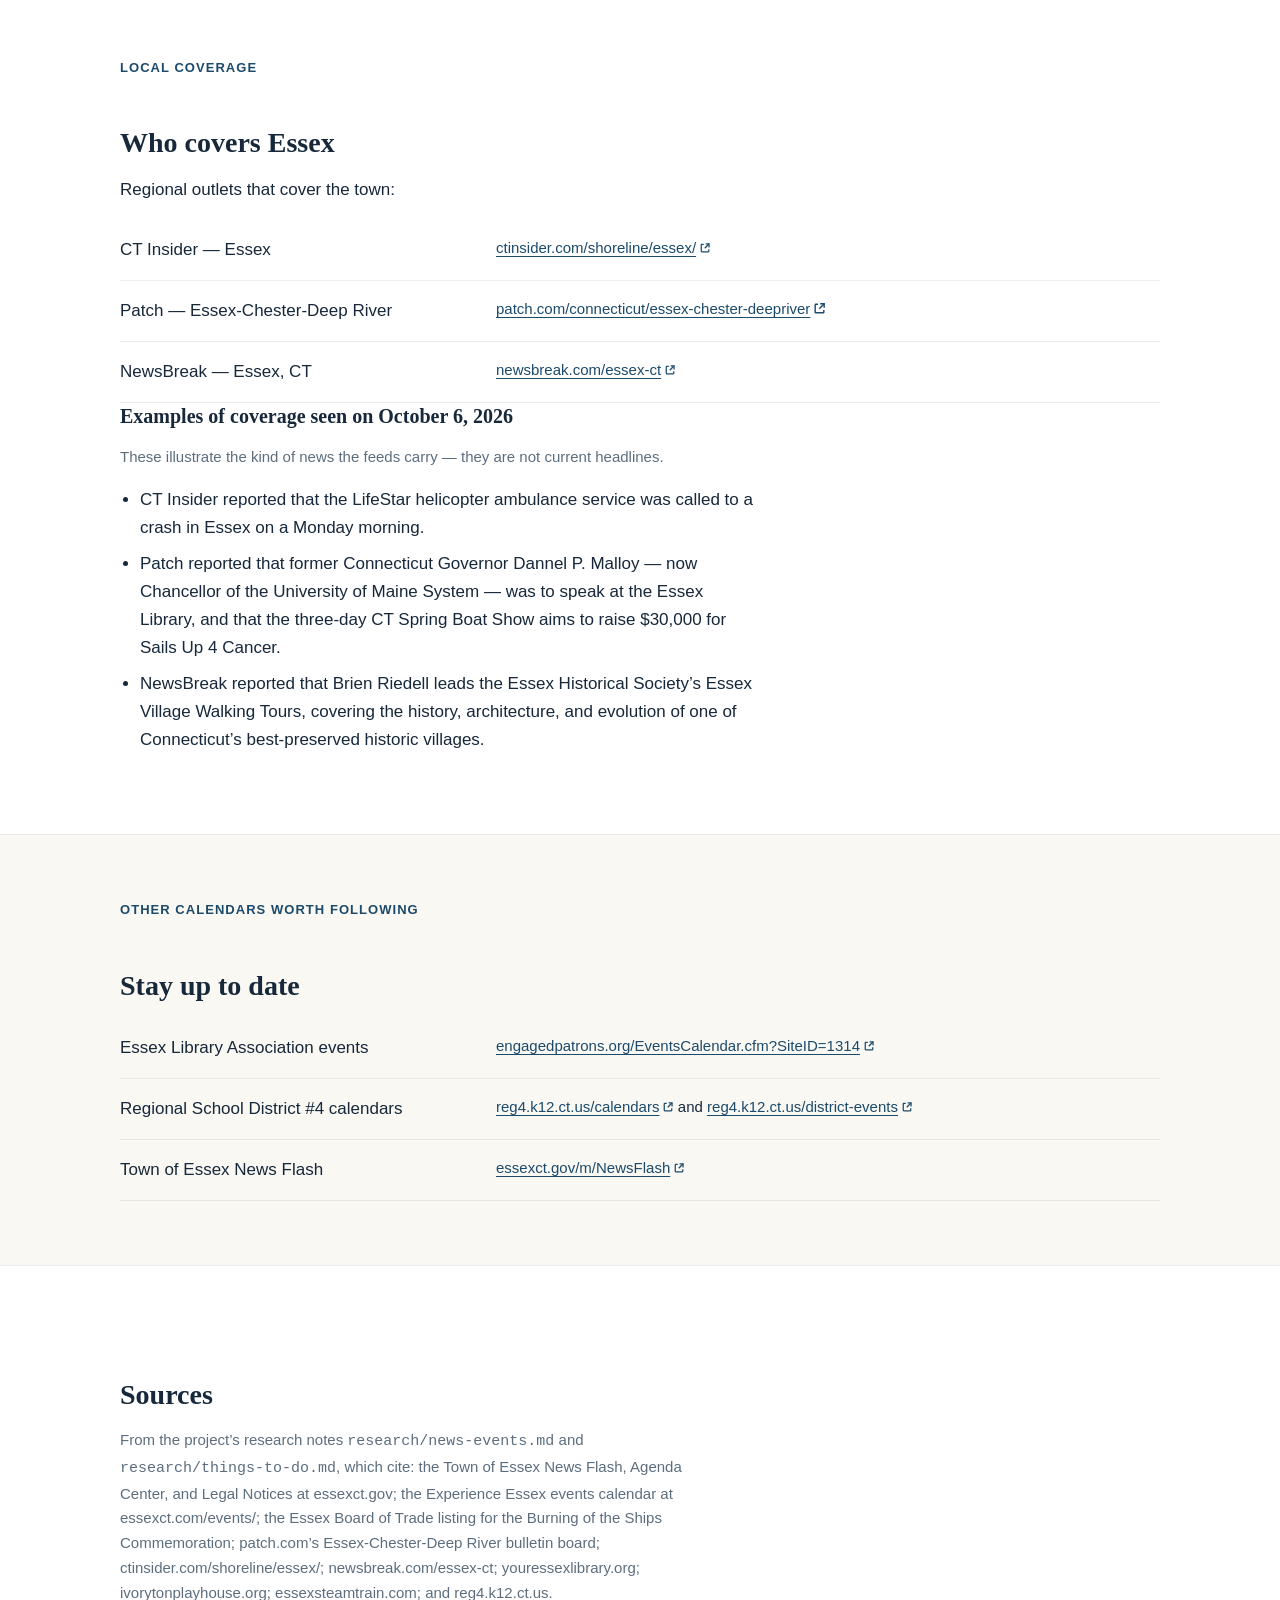
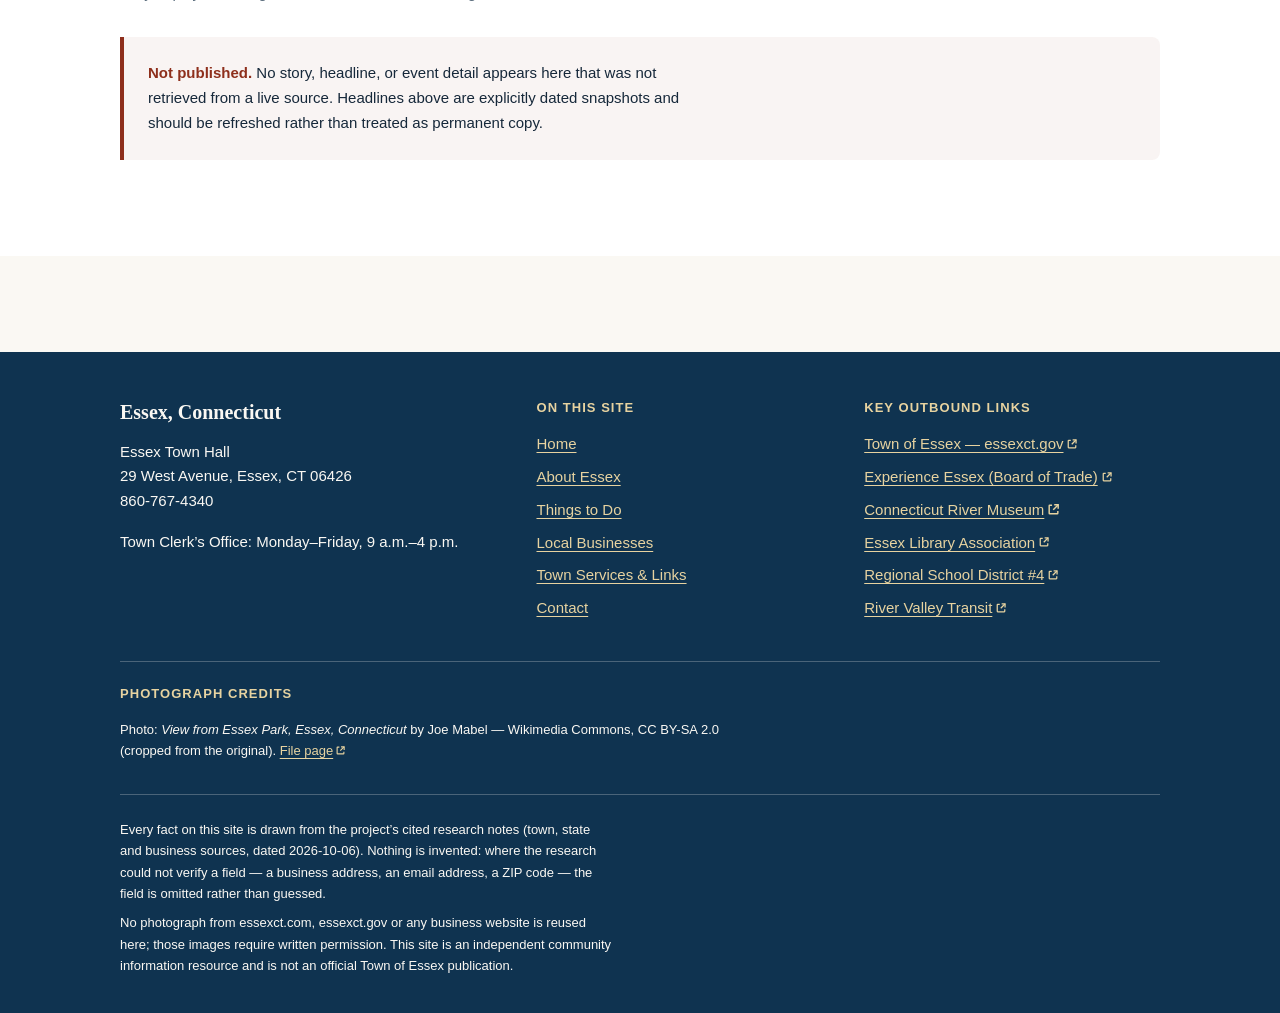
<file: news-events.html>
<!DOCTYPE html>
<html lang="en">
<head>
<meta charset="utf-8">
<meta name="viewport" content="width=device-width, initial-scale=1">
<title>Essex, CT News &amp; Events | Town News Flash and What&rsquo;s On</title>
<meta name="description" content="Essex, Connecticut news and events: the town's official News Flash and Agenda Center, the Experience Essex events calendar, Essex Library programs, and recurring town traditions.">
<link rel="canonical" href="https://springteasers.github.io/essex-ct-community/news-events.html">
<meta name="theme-color" content="#0F3350">
<meta property="og:type" content="website">
<meta property="og:site_name" content="Essex, Connecticut">
<meta property="og:title" content="Essex, CT News &amp; Events | Town News Flash and What&rsquo;s On">
<meta property="og:description" content="The town's official News Flash and Agenda Center, the Experience Essex events calendar, library programs, and recurring Essex traditions.">
<meta property="og:url" content="https://springteasers.github.io/essex-ct-community/news-events.html">
<meta property="og:image" content="https://commons.wikimedia.org/wiki/Special:FilePath/Essex_CT_-_view_from_Essex_Park_02_(9363053237).jpg">
<meta property="og:image:alt" content="Boats moored in the Essex, Connecticut harbor, seen from Essex Park, with the village and trees along the waterfront">
<meta name="twitter:card" content="summary_large_image">
<link rel="stylesheet" href="styles.css">
</head>
<body>
<a class="skip-link" href="#main">Skip to content</a>

<header class="site-header">
  <div class="wrap site-header__inner">
    <a class="wordmark" href="home.html">
      <span class="wordmark__name">Essex, Connecticut</span>
      <span class="wordmark__rule"></span>
      <span class="wordmark__est">Est. 1852</span>
    </a>
    <input class="nav-toggle" type="checkbox" id="nav-toggle" aria-label="Open navigation menu">
    <label class="nav-toggle__label" for="nav-toggle">Menu</label>
    <nav class="site-nav" aria-label="Primary">
      <ul>
        <li><a href="home.html">Home</a></li>
        <li><a href="about.html">About Essex</a></li>
        <li><a href="things-to-do.html">Things to Do</a></li>
        <li><a href="local-businesses.html">Local Businesses</a></li>
        <li><a href="services-links.html">Town Services</a></li>
        <li><a href="news-events.html" aria-current="page">News &amp; Events</a></li>
        <li><a href="contact.html">Contact</a></li>
      </ul>
    </nav>
  </div>
</header>

<main id="main">

  <section class="banner">
    <div class="wrap">
      <p class="eyebrow">Town news and what&rsquo;s on</p>
      <h1>News &amp; Events</h1>
      <p class="banner__deck">Where Essex publishes its news, and what&rsquo;s happening around town.</p>
    </div>
  </section>

  <section class="section section--tight">
    <div class="wrap">
      <div class="notice">
        <p><strong>A note on this page.</strong> News is time-sensitive. The items below are examples of what the town&rsquo;s live sources publish, captured on <strong>October 6, 2026</strong>. Follow the linked feeds for current information rather than relying on the snapshots here.</p>
      </div>
    </div>
  </section>

  <section class="section" aria-labelledby="official">
    <div class="wrap">
      <p class="eyebrow">Official town news</p>
      <h2 id="official">Where the Town of Essex publishes</h2>
      <p>The Town of Essex publishes news through its own channels:</p>
      <div class="deflist">
        <div>
          <dt>News Flash (official town news)</dt>
          <dd><a class="ext" href="https://www.essexct.gov/m/NewsFlash" rel="noopener">essexct.gov/m/NewsFlash</a></dd>
        </div>
        <div>
          <dt>Agendas &amp; Minutes</dt>
          <dd><a class="ext" href="https://www.essexct.gov/agendacenter" rel="noopener">essexct.gov/agendacenter</a></dd>
        </div>
        <div>
          <dt>Legal Notices</dt>
          <dd><a class="ext" href="https://www.essexct.gov/207/Legal-Notices" rel="noopener">essexct.gov/207/Legal-Notices</a></dd>
        </div>
      </div>

      <div class="listing" style="margin-top:1.5rem;">
        <h3>From the News Flash (as of October 6, 2026)</h3>
        <p>The town&rsquo;s annual report is available, with a paper copy available daily from 9 a.m. to 4 p.m. at Essex Town Hall, 29 West Avenue. The public review and comment period ran February 15 &ndash; March 31, 2026, before the draft was finalized and submitted electronically.</p>
      </div>
    </div>
  </section>

  <section class="section section--surface" aria-labelledby="comingup">
    <div class="wrap">
      <p class="eyebrow">Events in Essex</p>
      <h2 id="comingup">Coming up</h2>
      <p>The Experience Essex events calendar, published by the Essex Board of Trade, is the town&rsquo;s fullest community calendar: <a class="ext" href="https://essexct.com/events/" rel="noopener">essexct.com/events/</a></p>

      <div class="table-wrap" style="margin-top:1.5rem;">
        <table class="event-list">
          <caption>Captured 6 October 2026 from the Experience Essex calendar.</caption>
          <thead>
            <tr>
              <th scope="col">Date</th>
              <th scope="col">Event</th>
              <th scope="col">Where</th>
            </tr>
          </thead>
          <tbody>
            <tr>
              <td class="date">Oct 6</td>
              <td>Louie Listens: Read to a Therapy Dog (all ages), 5:15&ndash;6:00 pm</td>
              <td>Essex Library Association</td>
            </tr>
            <tr>
              <td class="date">Oct 7</td>
              <td>Sensory Playtime (birth&ndash;age 4), 10:00&ndash;11:00 am</td>
              <td>Essex Library Association</td>
            </tr>
            <tr>
              <td class="date">Oct 7</td>
              <td>Bingo Night, 6:30&ndash;8:00 pm (with Sweet P&rsquo;s Ice Cream)</td>
              <td>Brickside Pizza</td>
            </tr>
            <tr>
              <td class="date">Oct 8</td>
              <td>Art in Flight with Smithsonian curator Carolyn Russo &mdash; virtual author talk</td>
              <td>Essex Library</td>
            </tr>
            <tr>
              <td class="date">Oct 8</td>
              <td>J.McLaughlin Sip &amp; Shop to benefit Safe Futures, 4:00&ndash;6:00 pm</td>
              <td>Essex Village</td>
            </tr>
            <tr>
              <td class="date">Oct 8</td>
              <td>Tick Activity Throughout the Year, 6:00 pm</td>
              <td>Essex Library</td>
            </tr>
            <tr>
              <td class="date">Oct 9</td>
              <td>Little Learners Story Time: Firefighters! (ages 2&ndash;5), 10:00&ndash;11:00 am</td>
              <td>Essex Library</td>
            </tr>
            <tr>
              <td class="date">Oct 9</td>
              <td>Kids Spooky Canvas Painting, 12:00 pm ($20)</td>
              <td>Brickside Pizza</td>
            </tr>
            <tr>
              <td class="date">Oct 10</td>
              <td>Essex Community Touch-A-Truck, 10:00 am&ndash;12:00 pm &mdash; with Essex Fire Engine Co. #1, Police, Ambulance, and Public Works</td>
              <td>Essex Fire Department</td>
            </tr>
            <tr>
              <td class="date">Oct 10</td>
              <td>Essex Garden Club Fall Pop-Up Sale, 11:00 am&ndash;3:00 pm</td>
              <td>Town Park</td>
            </tr>
            <tr>
              <td class="date">Oct 10</td>
              <td>STEAM Saturdays: Spider Web Slime (ages 5&ndash;12), 2:30&ndash;3:30 pm</td>
              <td>Essex Library</td>
            </tr>
          </tbody>
        </table>
      </div>

      <div class="btn-row">
        <a class="btn btn--accent" href="https://essexct.com/events/">See the live event calendar</a>
        <a class="btn btn--secondary" href="things-to-do.html">Things to do in Essex</a>
      </div>
    </div>
  </section>

  <section class="section" aria-labelledby="recurring">
    <div class="wrap">
      <p class="eyebrow">Mark your calendar</p>
      <h2 id="recurring">Recurring events</h2>
      <div class="grid grid--2">
        <article class="card">
          <h3>Burning of the Ships Commemoration</h3>
          <p>The Sailing Masters of 1812 commemorate the British raid on Essex of 1814 on the <strong>second Saturday in May</strong> every year.</p>
        </article>
        <article class="card">
          <h3>CT Spring Boat Show</h3>
          <p>A three-day spring boat show in Essex, listed for April 25&ndash;27 and a fundraiser for Sails Up 4 Cancer.</p>
        </article>
        <article class="card">
          <h3>Memorial Day Parade</h3>
          <p>Features the Essex Elementary School band.</p>
        </article>
        <article class="card">
          <h3>North Pole Express</h3>
          <p>The Essex Steam Train&rsquo;s holiday experience each winter.</p>
        </article>
        <article class="card">
          <h3>Ivoryton Playhouse season</h3>
          <p>An annual spring-to-fall mainstage season. The 2026 season includes <em>A Piece of My Heart</em>, October 1&ndash;25, 2026.</p>
        </article>
        <article class="card">
          <h3>Essex Library Association programs</h3>
          <p>Year-round author talks, children&rsquo;s programs, a film festival, and summer reading.</p>
        </article>
      </div>
    </div>
  </section>

  <section class="section section--surface" aria-labelledby="coverage">
    <div class="wrap">
      <p class="eyebrow">Local coverage</p>
      <h2 id="coverage">Who covers Essex</h2>
      <p>Regional outlets that cover the town:</p>
      <div class="deflist">
        <div>
          <dt>CT Insider &mdash; Essex</dt>
          <dd><a class="ext" href="https://www.ctinsider.com/shoreline/essex/" rel="noopener">ctinsider.com/shoreline/essex/</a></dd>
        </div>
        <div>
          <dt>Patch &mdash; Essex-Chester-Deep River</dt>
          <dd><a class="ext" href="https://patch.com/connecticut/essex-chester-deepriver" rel="noopener">patch.com/connecticut/essex-chester-deepriver</a></dd>
        </div>
        <div>
          <dt>NewsBreak &mdash; Essex, CT</dt>
          <dd><a class="ext" href="https://www.newsbreak.com/essex-ct" rel="noopener">newsbreak.com/essex-ct</a></dd>
        </div>
      </div>

      <h3>Examples of coverage seen on October 6, 2026</h3>
      <p class="meta">These illustrate the kind of news the feeds carry &mdash; they are not current headlines.</p>
      <ul>
        <li>CT Insider reported that the LifeStar helicopter ambulance service was called to a crash in Essex on a Monday morning.</li>
        <li>Patch reported that former Connecticut Governor Dannel P. Malloy &mdash; now Chancellor of the University of Maine System &mdash; was to speak at the Essex Library, and that the three-day CT Spring Boat Show aims to raise $30,000 for Sails Up 4 Cancer.</li>
        <li>NewsBreak reported that Brien Riedell leads the Essex Historical Society&rsquo;s Essex Village Walking Tours, covering the history, architecture, and evolution of one of Connecticut&rsquo;s best-preserved historic villages.</li>
      </ul>
    </div>
  </section>

  <section class="section" aria-labelledby="calendars">
    <div class="wrap">
      <p class="eyebrow">Other calendars worth following</p>
      <h2 id="calendars">Stay up to date</h2>
      <div class="deflist">
        <div>
          <dt>Essex Library Association events</dt>
          <dd><a class="ext" href="https://engagedpatrons.org/EventsCalendar.cfm?SiteID=1314" rel="noopener">engagedpatrons.org/EventsCalendar.cfm?SiteID=1314</a></dd>
        </div>
        <div>
          <dt>Regional School District #4 calendars</dt>
          <dd><a class="ext" href="https://www.reg4.k12.ct.us/calendars" rel="noopener">reg4.k12.ct.us/calendars</a> and <a class="ext" href="https://www.reg4.k12.ct.us/district-events" rel="noopener">reg4.k12.ct.us/district-events</a></dd>
        </div>
        <div>
          <dt>Town of Essex News Flash</dt>
          <dd><a class="ext" href="https://www.essexct.gov/m/NewsFlash" rel="noopener">essexct.gov/m/NewsFlash</a></dd>
        </div>
      </div>
    </div>
  </section>

  <section class="section section--surface" aria-labelledby="sources">
    <div class="wrap">
      <h2 id="sources">Sources</h2>
      <p class="meta">From the project&rsquo;s research notes <code>research/news-events.md</code> and <code>research/things-to-do.md</code>, which cite: the Town of Essex News Flash, Agenda Center, and Legal Notices at essexct.gov; the Experience Essex events calendar at essexct.com/events/; the Essex Board of Trade listing for the Burning of the Ships Commemoration; patch.com&rsquo;s Essex-Chester-Deep River bulletin board; ctinsider.com/shoreline/essex/; newsbreak.com/essex-ct; youressexlibrary.org; ivorytonplayhouse.org; essexsteamtrain.com; and reg4.k12.ct.us.</p>
      <div class="notice">
        <p><strong>Not published.</strong> No story, headline, or event detail appears here that was not retrieved from a live source. Headlines above are explicitly dated snapshots and should be refreshed rather than treated as permanent copy.</p>
      </div>
    </div>
  </section>

</main>

<footer class="site-footer">
  <div class="wrap">
    <div class="footer-grid">
      <div>
        <h2>Essex, Connecticut</h2>
        <p>Essex Town Hall<br>29 West Avenue, Essex, CT 06426<br>
        <span class="num">860-767-4340</span></p>
        <p>Town Clerk&rsquo;s Office: Monday&ndash;Friday, 9 a.m.&ndash;4 p.m.</p>
      </div>
      <div>
        <h3>On this site</h3>
        <ul>
          <li><a href="home.html">Home</a></li>
          <li><a href="about.html">About Essex</a></li>
          <li><a href="things-to-do.html">Things to Do</a></li>
          <li><a href="local-businesses.html">Local Businesses</a></li>
          <li><a href="services-links.html">Town Services &amp; Links</a></li>
          <li><a href="contact.html">Contact</a></li>
        </ul>
      </div>
      <div>
        <h3>Key outbound links</h3>
        <ul>
          <li><a class="ext" href="https://www.essexct.gov/" rel="noopener">Town of Essex &mdash; essexct.gov</a></li>
          <li><a class="ext" href="https://essexct.com/" rel="noopener">Experience Essex (Board of Trade)</a></li>
          <li><a class="ext" href="https://ctrivermuseum.org/" rel="noopener">Connecticut River Museum</a></li>
          <li><a class="ext" href="https://www.youressexlibrary.org/" rel="noopener">Essex Library Association</a></li>
          <li><a class="ext" href="https://www.reg4.k12.ct.us/" rel="noopener">Regional School District #4</a></li>
          <li><a class="ext" href="https://rivervalleytransit.com/" rel="noopener">River Valley Transit</a></li>
        </ul>
      </div>
    </div>

    <div class="credits">
      <h3>Photograph credits</h3>
      <ul>
        <li>Photo: <em>View from Essex Park, Essex, Connecticut</em> by Joe Mabel &mdash; Wikimedia Commons, CC BY-SA 2.0 (cropped from the original). <a class="ext" href="https://commons.wikimedia.org/wiki/File:Essex_CT_-_view_from_Essex_Park_02_(9363053237).jpg" rel="noopener">File page</a></li>
      </ul>
    </div>

    <div class="footer-bottom">
      <p>Every fact on this site is drawn from the project&rsquo;s cited research notes (town, state and business sources, dated 2026-10-06). Nothing is invented: where the research could not verify a field &mdash; a business address, an email address, a ZIP code &mdash; the field is omitted rather than guessed.</p>
      <p>No photograph from essexct.com, essexct.gov or any business website is reused here; those images require written permission. This site is an independent community information resource and is not an official Town of Essex publication.</p>
    </div>
  </div>
</footer>

</body>
</html>
</file>
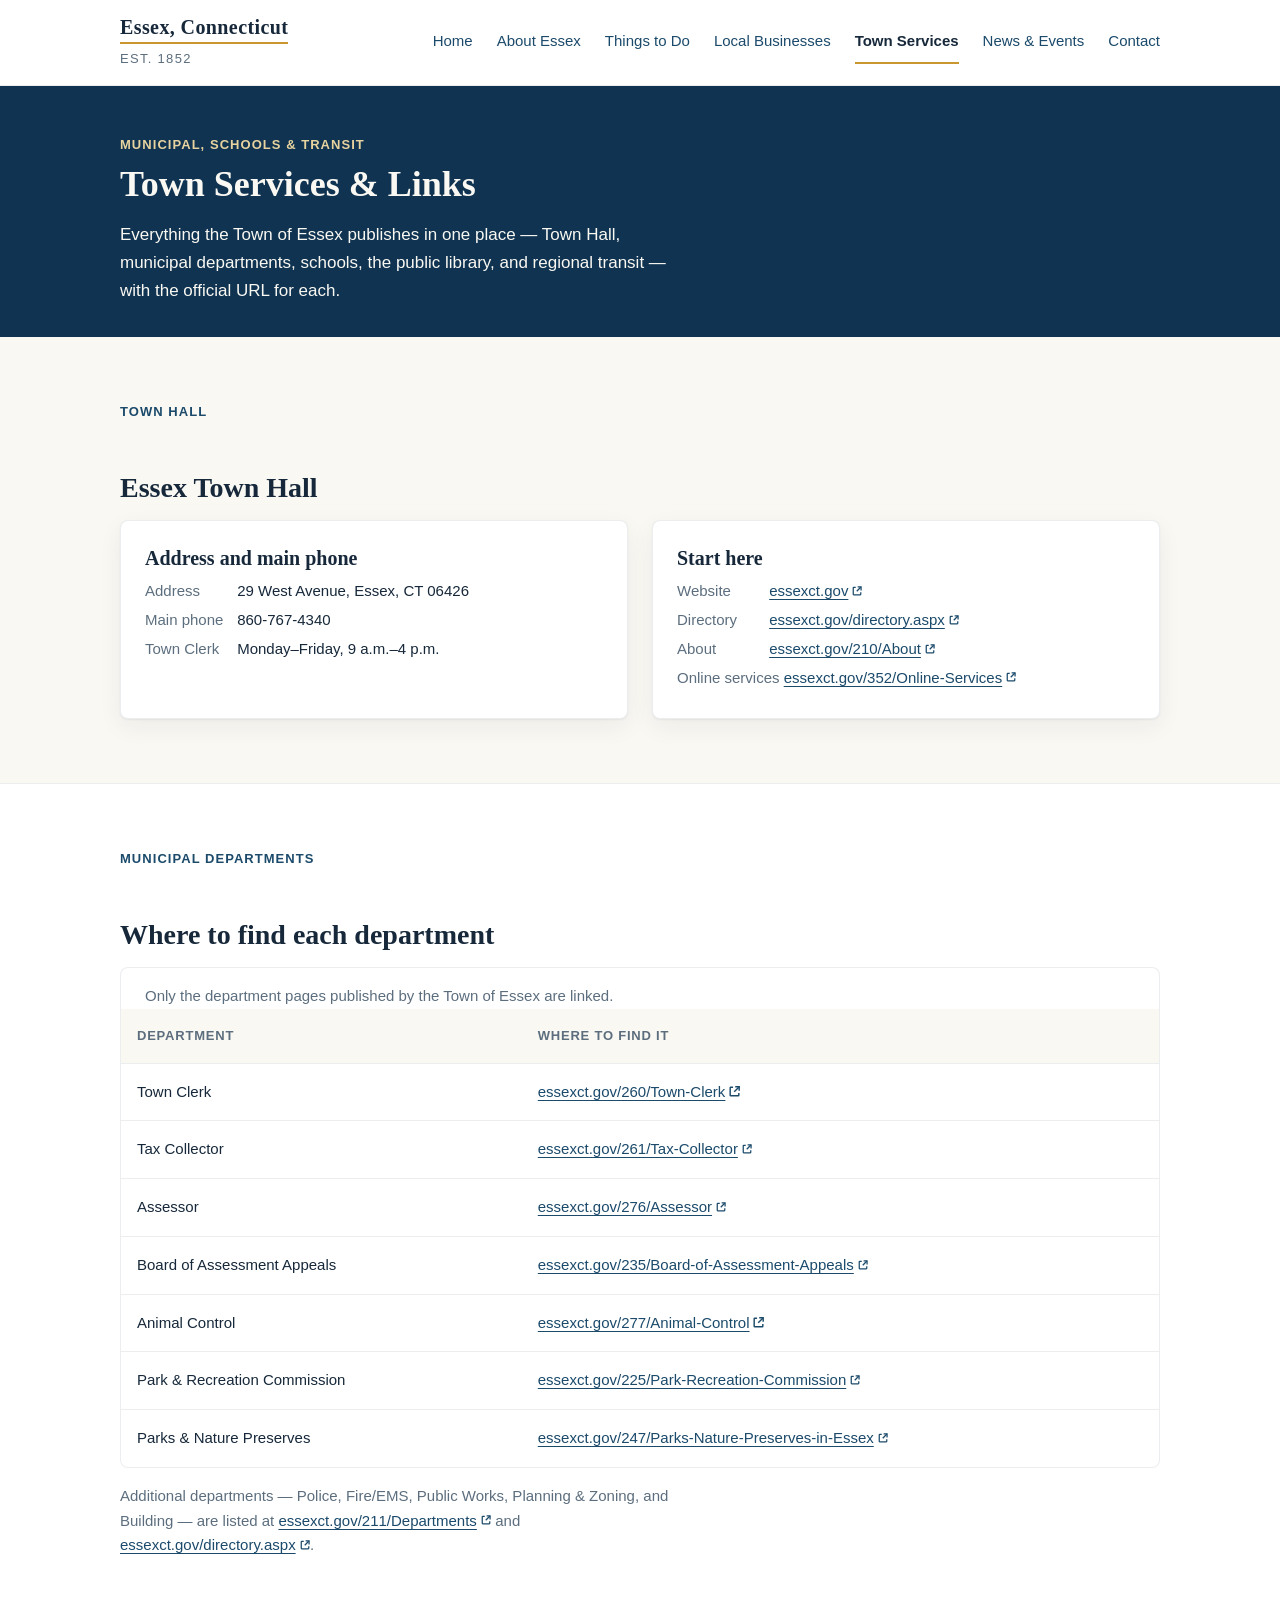
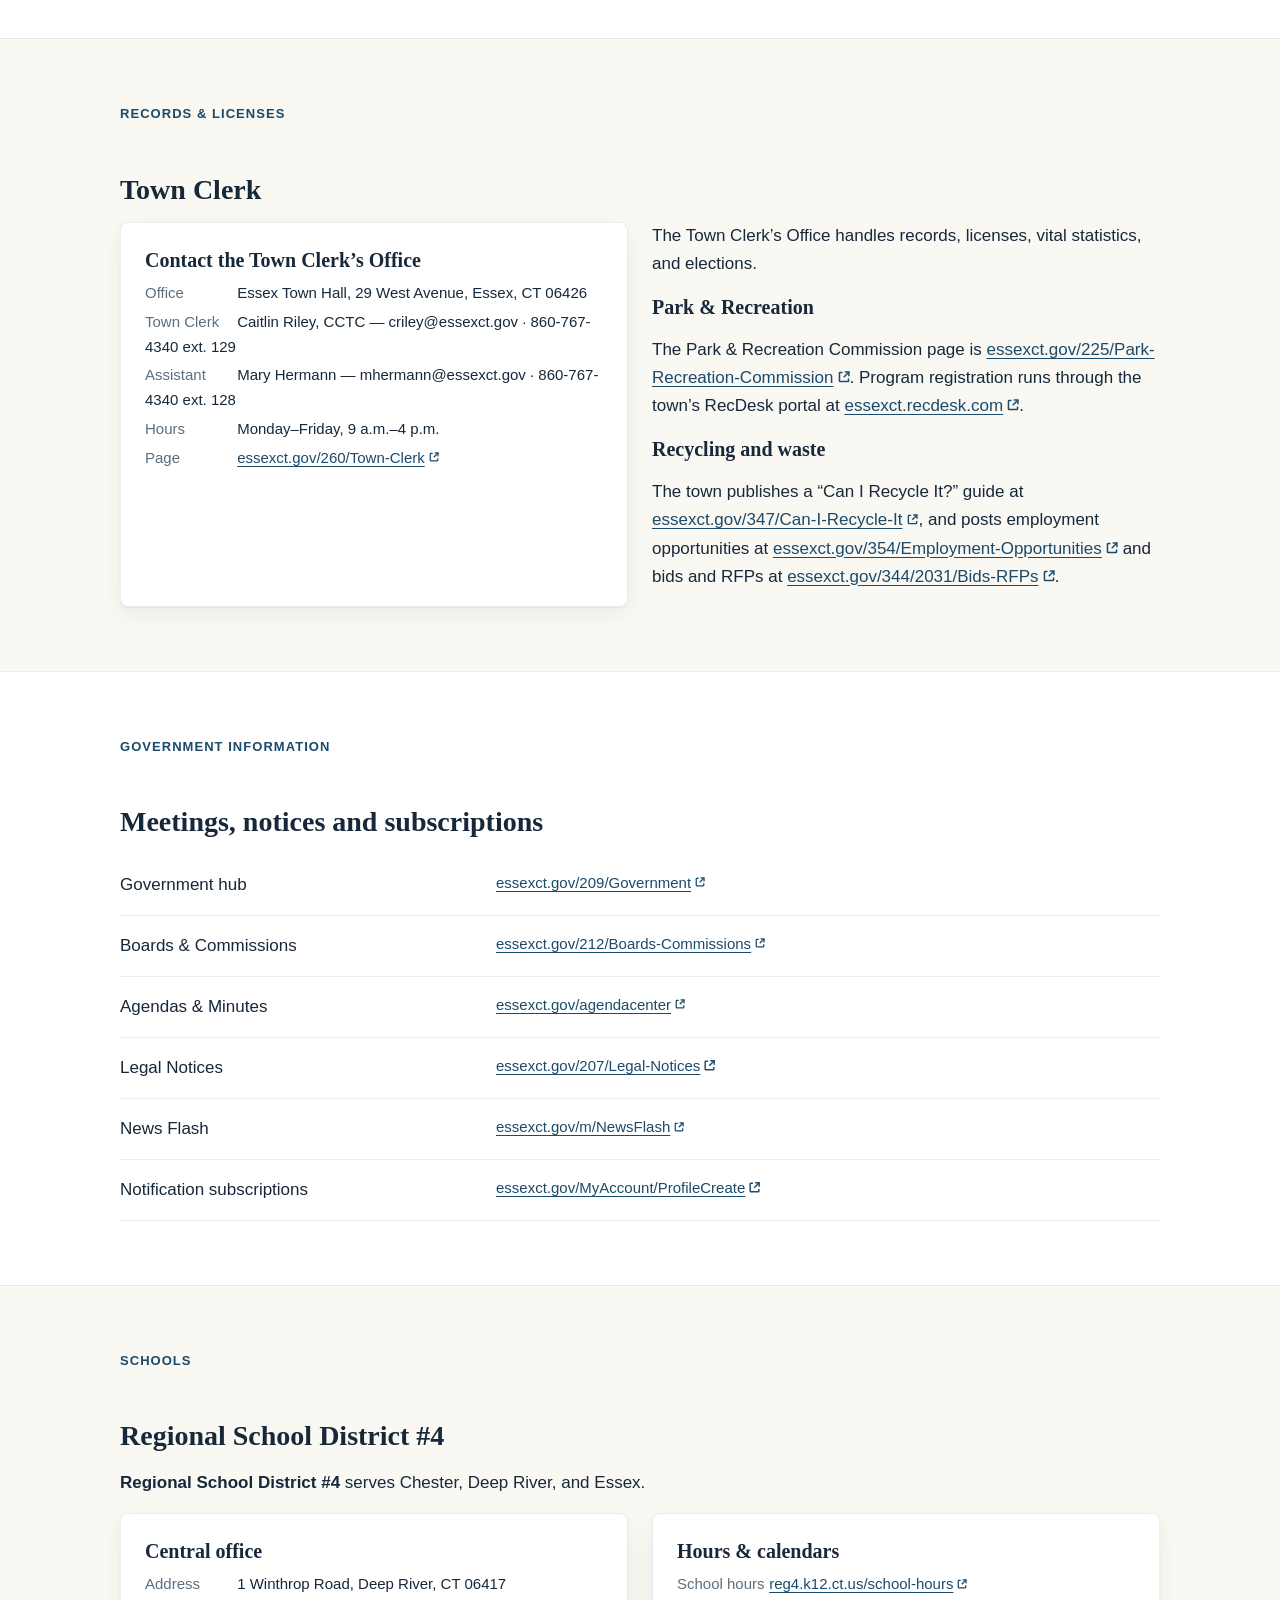
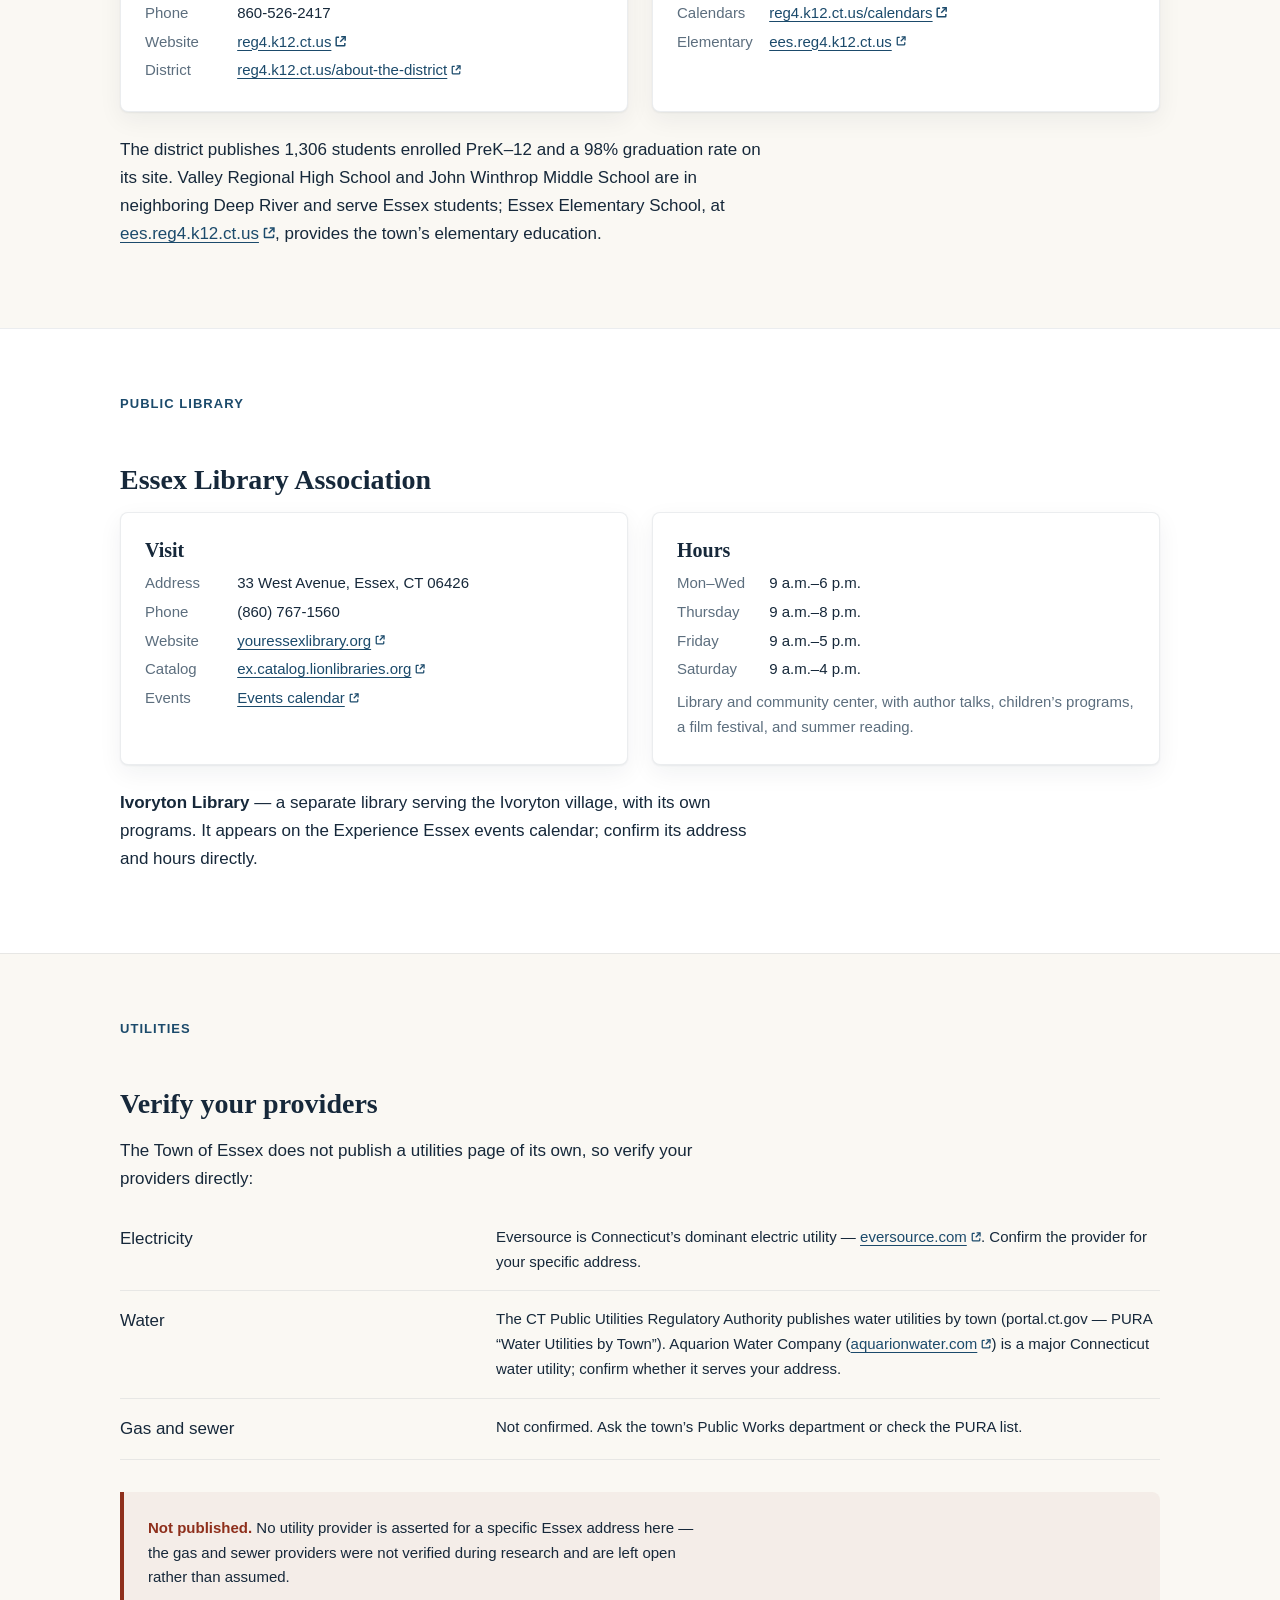
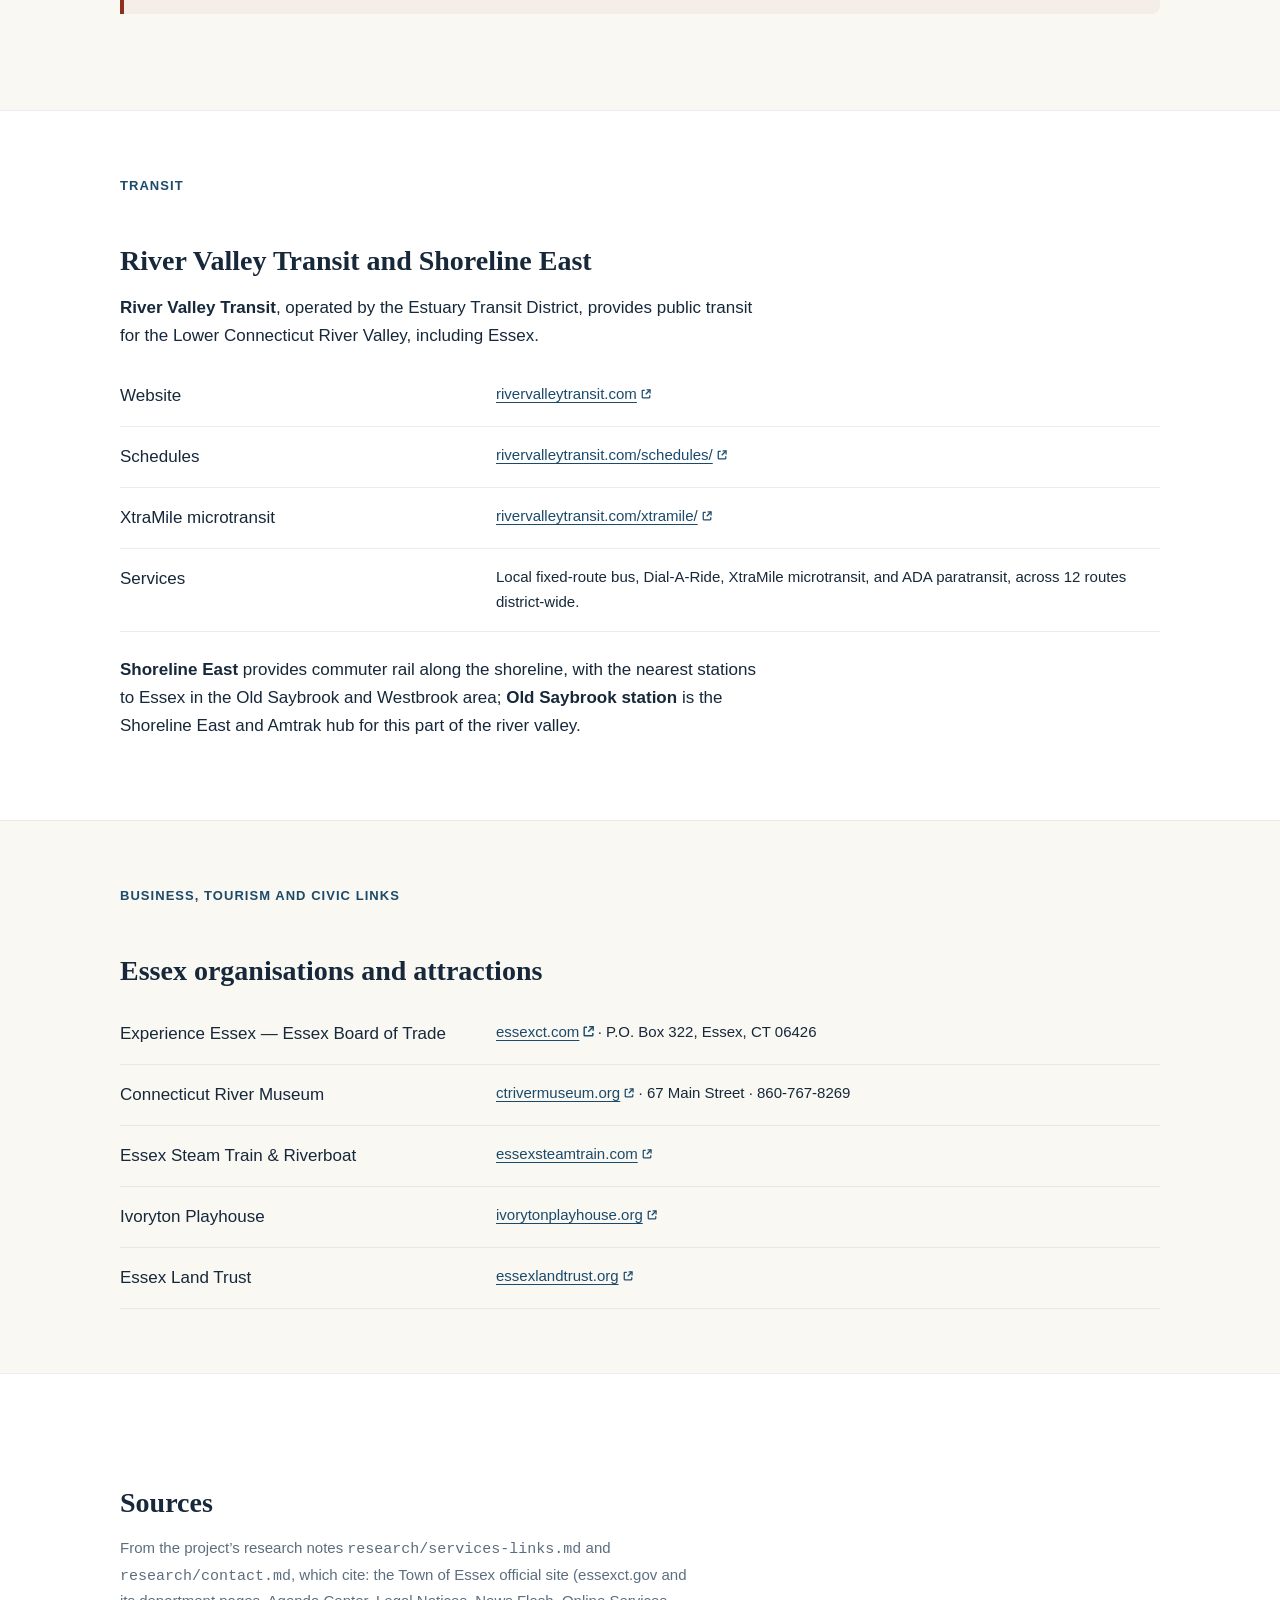
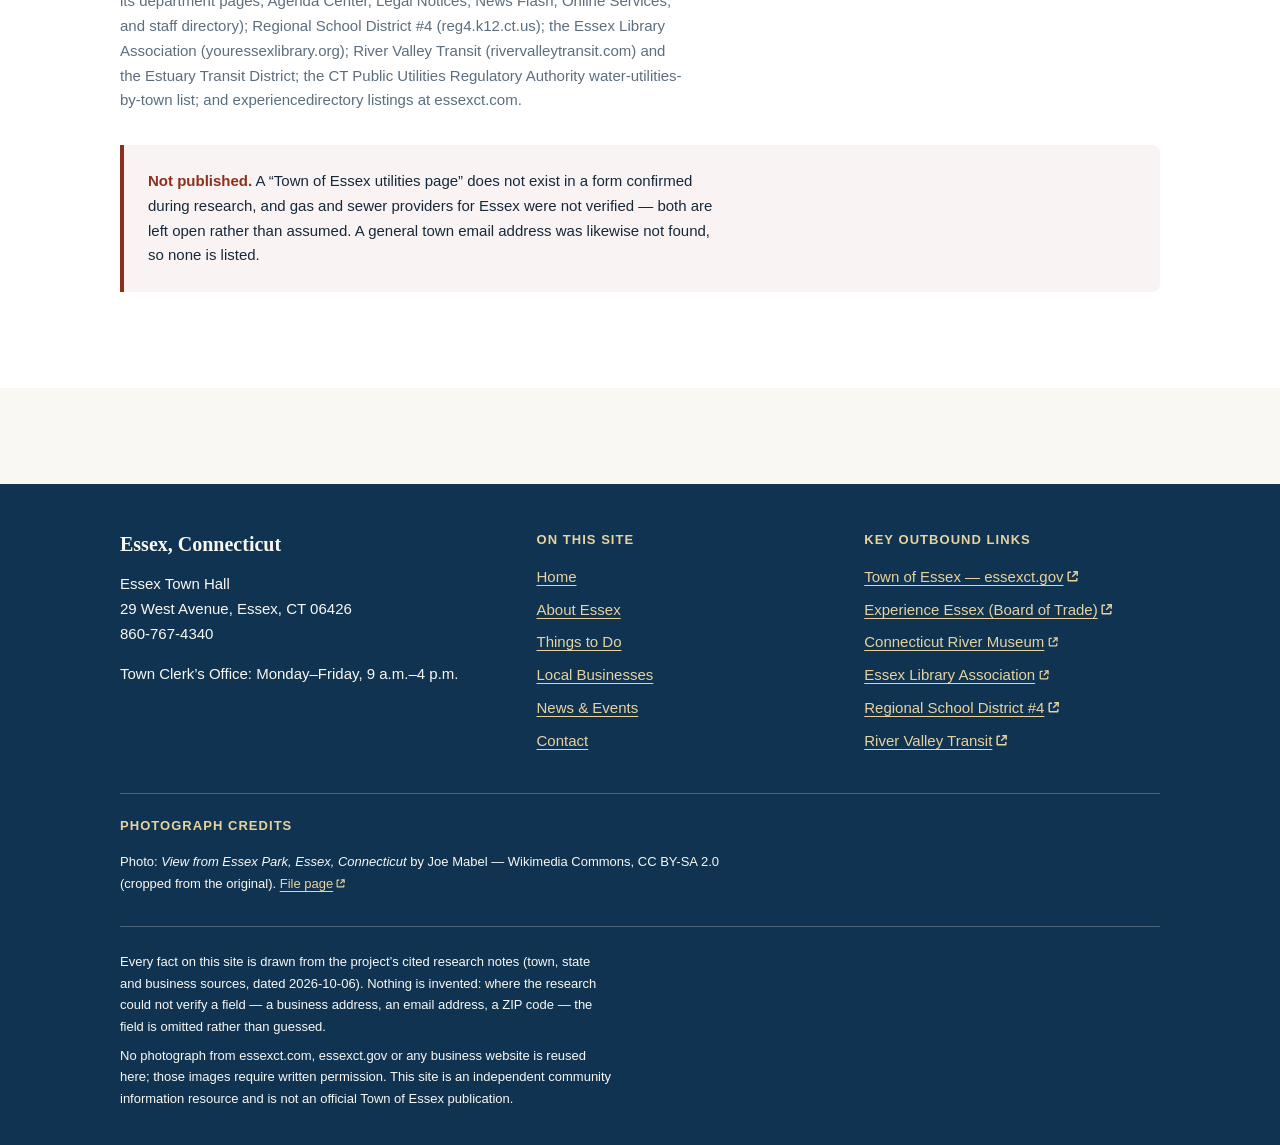
<file: services-links.html>
<!DOCTYPE html>
<html lang="en">
<head>
<meta charset="utf-8">
<meta name="viewport" content="width=device-width, initial-scale=1">
<title>Essex, CT Town Services &amp; Links | Town Hall, Schools, Library, Transit</title>
<meta name="description" content="Essex, Connecticut town services and links: Town Hall and departments, Town Clerk hours, Regional School District #4, Essex Library Association, and River Valley Transit — with official URLs.">
<link rel="canonical" href="https://springteasers.github.io/essex-ct-community/services-links.html">
<meta name="theme-color" content="#0F3350">
<meta property="og:type" content="website">
<meta property="og:site_name" content="Essex, Connecticut">
<meta property="og:title" content="Essex, CT Town Services &amp; Links | Town Hall, Schools, Library, Transit">
<meta property="og:description" content="Town Hall and municipal departments, Town Clerk hours, Regional School District #4, the Essex Library Association, utilities and River Valley Transit — with official URLs.">
<meta property="og:url" content="https://springteasers.github.io/essex-ct-community/services-links.html">
<meta property="og:image" content="https://commons.wikimedia.org/wiki/Special:FilePath/Essex_CT_-_view_from_Essex_Park_02_(9363053237).jpg">
<meta property="og:image:alt" content="Boats moored in the Essex, Connecticut harbor, seen from Essex Park, with the village and trees along the waterfront">
<meta name="twitter:card" content="summary_large_image">
<link rel="stylesheet" href="styles.css">
</head>
<body>
<a class="skip-link" href="#main">Skip to content</a>

<header class="site-header">
  <div class="wrap site-header__inner">
    <a class="wordmark" href="home.html">
      <span class="wordmark__name">Essex, Connecticut</span>
      <span class="wordmark__rule"></span>
      <span class="wordmark__est">Est. 1852</span>
    </a>
    <input class="nav-toggle" type="checkbox" id="nav-toggle" aria-label="Open navigation menu">
    <label class="nav-toggle__label" for="nav-toggle">Menu</label>
    <nav class="site-nav" aria-label="Primary">
      <ul>
        <li><a href="home.html">Home</a></li>
        <li><a href="about.html">About Essex</a></li>
        <li><a href="things-to-do.html">Things to Do</a></li>
        <li><a href="local-businesses.html">Local Businesses</a></li>
        <li><a href="services-links.html" aria-current="page">Town Services</a></li>
        <li><a href="news-events.html">News &amp; Events</a></li>
        <li><a href="contact.html">Contact</a></li>
      </ul>
    </nav>
  </div>
</header>

<main id="main">

  <section class="banner">
    <div class="wrap">
      <p class="eyebrow">Municipal, schools &amp; transit</p>
      <h1>Town Services &amp; Links</h1>
      <p class="banner__deck">Everything the Town of Essex publishes in one place &mdash; Town Hall, municipal departments, schools, the public library, and regional transit &mdash; with the official URL for each.</p>
    </div>
  </section>

  <section class="section" aria-labelledby="townhall">
    <div class="wrap">
      <p class="eyebrow">Town Hall</p>
      <h2 id="townhall">Essex Town Hall</h2>
      <div class="grid grid--2">
        <div class="listing">
          <h3>Address and main phone</h3>
          <ul class="listing__facts">
            <li><span class="label">Address</span> 29 West Avenue, Essex, CT 06426</li>
            <li><span class="label">Main phone</span> <span class="num">860-767-4340</span></li>
            <li><span class="label">Town Clerk</span> Monday&ndash;Friday, 9 a.m.&ndash;4 p.m.</li>
          </ul>
        </div>
        <div class="listing">
          <h3>Start here</h3>
          <ul class="listing__facts">
            <li><span class="label">Website</span> <a class="ext" href="https://www.essexct.gov/" rel="noopener">essexct.gov</a></li>
            <li><span class="label">Directory</span> <a class="ext" href="https://www.essexct.gov/directory.aspx" rel="noopener">essexct.gov/directory.aspx</a></li>
            <li><span class="label">About</span> <a class="ext" href="https://www.essexct.gov/210/About" rel="noopener">essexct.gov/210/About</a></li>
            <li><span class="label">Online services</span> <a class="ext" href="https://www.essexct.gov/352/Online-Services" rel="noopener">essexct.gov/352/Online-Services</a></li>
          </ul>
        </div>
      </div>
    </div>
  </section>

  <section class="section section--surface" aria-labelledby="departments">
    <div class="wrap">
      <p class="eyebrow">Municipal departments</p>
      <h2 id="departments">Where to find each department</h2>
      <div class="table-wrap">
        <table>
          <caption>Only the department pages published by the Town of Essex are linked.</caption>
          <thead>
            <tr><th scope="col">Department</th><th scope="col">Where to find it</th></tr>
          </thead>
          <tbody>
            <tr><td>Town Clerk</td><td><a class="ext" href="https://www.essexct.gov/260/Town-Clerk" rel="noopener">essexct.gov/260/Town-Clerk</a></td></tr>
            <tr><td>Tax Collector</td><td><a class="ext" href="https://www.essexct.gov/261/Tax-Collector" rel="noopener">essexct.gov/261/Tax-Collector</a></td></tr>
            <tr><td>Assessor</td><td><a class="ext" href="https://www.essexct.gov/276/Assessor" rel="noopener">essexct.gov/276/Assessor</a></td></tr>
            <tr><td>Board of Assessment Appeals</td><td><a class="ext" href="https://www.essexct.gov/235/Board-of-Assessment-Appeals" rel="noopener">essexct.gov/235/Board-of-Assessment-Appeals</a></td></tr>
            <tr><td>Animal Control</td><td><a class="ext" href="https://www.essexct.gov/277/Animal-Control" rel="noopener">essexct.gov/277/Animal-Control</a></td></tr>
            <tr><td>Park &amp; Recreation Commission</td><td><a class="ext" href="https://www.essexct.gov/225/Park-Recreation-Commission" rel="noopener">essexct.gov/225/Park-Recreation-Commission</a></td></tr>
            <tr><td>Parks &amp; Nature Preserves</td><td><a class="ext" href="https://www.essexct.gov/247/Parks-Nature-Preserves-in-Essex" rel="noopener">essexct.gov/247/Parks-Nature-Preserves-in-Essex</a></td></tr>
          </tbody>
        </table>
      </div>
      <p class="meta" style="margin-top:1rem;">Additional departments &mdash; Police, Fire/EMS, Public Works, Planning &amp; Zoning, and Building &mdash; are listed at <a class="ext" href="https://www.essexct.gov/211/Departments" rel="noopener">essexct.gov/211/Departments</a> and <a class="ext" href="https://www.essexct.gov/directory.aspx" rel="noopener">essexct.gov/directory.aspx</a>.</p>
    </div>
  </section>

  <section class="section" aria-labelledby="clerk">
    <div class="wrap">
      <p class="eyebrow">Records &amp; licenses</p>
      <h2 id="clerk">Town Clerk</h2>
      <div class="grid grid--2">
        <div class="listing">
          <h3>Contact the Town Clerk&rsquo;s Office</h3>
          <ul class="listing__facts">
            <li><span class="label">Office</span> Essex Town Hall, 29 West Avenue, Essex, CT 06426</li>
            <li><span class="label">Town Clerk</span> Caitlin Riley, CCTC &mdash; criley@essexct.gov &middot; <span class="num">860-767-4340 ext. 129</span></li>
            <li><span class="label">Assistant</span> Mary Hermann &mdash; mhermann@essexct.gov &middot; <span class="num">860-767-4340 ext. 128</span></li>
            <li><span class="label">Hours</span> Monday&ndash;Friday, 9 a.m.&ndash;4 p.m.</li>
            <li><span class="label">Page</span> <a class="ext" href="https://www.essexct.gov/260/Town-Clerk" rel="noopener">essexct.gov/260/Town-Clerk</a></li>
          </ul>
        </div>
        <div>
          <p>The Town Clerk&rsquo;s Office handles records, licenses, vital statistics, and elections.</p>
          <h3>Park &amp; Recreation</h3>
          <p>The Park &amp; Recreation Commission page is <a class="ext" href="https://www.essexct.gov/225/Park-Recreation-Commission" rel="noopener">essexct.gov/225/Park-Recreation-Commission</a>. Program registration runs through the town&rsquo;s RecDesk portal at <a class="ext" href="https://essexct.recdesk.com/" rel="noopener">essexct.recdesk.com</a>.</p>
          <h3>Recycling and waste</h3>
          <p>The town publishes a &ldquo;Can I Recycle It?&rdquo; guide at <a class="ext" href="https://www.essexct.gov/347/Can-I-Recycle-It" rel="noopener">essexct.gov/347/Can-I-Recycle-It</a>, and posts employment opportunities at <a class="ext" href="https://www.essexct.gov/354/Employment-Opportunities" rel="noopener">essexct.gov/354/Employment-Opportunities</a> and bids and RFPs at <a class="ext" href="https://www.essexct.gov/344/2031/Bids-RFPs" rel="noopener">essexct.gov/344/2031/Bids-RFPs</a>.</p>
        </div>
      </div>
    </div>
  </section>

  <section class="section section--surface" aria-labelledby="govinfo">
    <div class="wrap">
      <p class="eyebrow">Government information</p>
      <h2 id="govinfo">Meetings, notices and subscriptions</h2>
      <div class="deflist">
        <div>
          <dt>Government hub</dt>
          <dd><a class="ext" href="https://www.essexct.gov/209/Government" rel="noopener">essexct.gov/209/Government</a></dd>
        </div>
        <div>
          <dt>Boards &amp; Commissions</dt>
          <dd><a class="ext" href="https://www.essexct.gov/212/Boards-Commissions" rel="noopener">essexct.gov/212/Boards-Commissions</a></dd>
        </div>
        <div>
          <dt>Agendas &amp; Minutes</dt>
          <dd><a class="ext" href="https://www.essexct.gov/agendacenter" rel="noopener">essexct.gov/agendacenter</a></dd>
        </div>
        <div>
          <dt>Legal Notices</dt>
          <dd><a class="ext" href="https://www.essexct.gov/207/Legal-Notices" rel="noopener">essexct.gov/207/Legal-Notices</a></dd>
        </div>
        <div>
          <dt>News Flash</dt>
          <dd><a class="ext" href="https://www.essexct.gov/m/NewsFlash" rel="noopener">essexct.gov/m/NewsFlash</a></dd>
        </div>
        <div>
          <dt>Notification subscriptions</dt>
          <dd><a class="ext" href="https://www.essexct.gov/MyAccount/ProfileCreate" rel="noopener">essexct.gov/MyAccount/ProfileCreate</a></dd>
        </div>
      </div>
    </div>
  </section>

  <section class="section" aria-labelledby="schools">
    <div class="wrap">
      <p class="eyebrow">Schools</p>
      <h2 id="schools">Regional School District #4</h2>
      <p><strong>Regional School District #4</strong> serves Chester, Deep River, and Essex.</p>
      <div class="grid grid--2">
        <div class="listing">
          <h3>Central office</h3>
          <ul class="listing__facts">
            <li><span class="label">Address</span> 1 Winthrop Road, Deep River, CT 06417</li>
            <li><span class="label">Phone</span> <span class="num">860-526-2417</span></li>
            <li><span class="label">Website</span> <a class="ext" href="https://www.reg4.k12.ct.us/" rel="noopener">reg4.k12.ct.us</a></li>
            <li><span class="label">District</span> <a class="ext" href="https://www.reg4.k12.ct.us/about-the-district" rel="noopener">reg4.k12.ct.us/about-the-district</a></li>
          </ul>
        </div>
        <div class="listing">
          <h3>Hours &amp; calendars</h3>
          <ul class="listing__facts">
            <li><span class="label">School hours</span> <a class="ext" href="https://www.reg4.k12.ct.us/school-hours" rel="noopener">reg4.k12.ct.us/school-hours</a></li>
            <li><span class="label">Calendars</span> <a class="ext" href="https://www.reg4.k12.ct.us/calendars" rel="noopener">reg4.k12.ct.us/calendars</a></li>
            <li><span class="label">Elementary</span> <a class="ext" href="https://ees.reg4.k12.ct.us/" rel="noopener">ees.reg4.k12.ct.us</a></li>
          </ul>
        </div>
      </div>
      <p style="margin-top:1.5rem;">The district publishes 1,306 students enrolled PreK&ndash;12 and a 98% graduation rate on its site. Valley Regional High School and John Winthrop Middle School are in neighboring Deep River and serve Essex students; Essex Elementary School, at <a class="ext" href="https://ees.reg4.k12.ct.us/" rel="noopener">ees.reg4.k12.ct.us</a>, provides the town&rsquo;s elementary education.</p>
    </div>
  </section>

  <section class="section section--surface" aria-labelledby="library">
    <div class="wrap">
      <p class="eyebrow">Public library</p>
      <h2 id="library">Essex Library Association</h2>
      <div class="grid grid--2">
        <div class="listing">
          <h3>Visit</h3>
          <ul class="listing__facts">
            <li><span class="label">Address</span> 33 West Avenue, Essex, CT 06426</li>
            <li><span class="label">Phone</span> <span class="num">(860) 767-1560</span></li>
            <li><span class="label">Website</span> <a class="ext" href="https://www.youressexlibrary.org/" rel="noopener">youressexlibrary.org</a></li>
            <li><span class="label">Catalog</span> <a class="ext" href="https://ex.catalog.lionlibraries.org/" rel="noopener">ex.catalog.lionlibraries.org</a></li>
            <li><span class="label">Events</span> <a class="ext" href="https://engagedpatrons.org/EventsCalendar.cfm?SiteID=1314" rel="noopener">Events calendar</a></li>
          </ul>
        </div>
        <div class="listing">
          <h3>Hours</h3>
          <ul class="listing__facts">
            <li><span class="label">Mon&ndash;Wed</span> 9 a.m.&ndash;6 p.m.</li>
            <li><span class="label">Thursday</span> 9 a.m.&ndash;8 p.m.</li>
            <li><span class="label">Friday</span> 9 a.m.&ndash;5 p.m.</li>
            <li><span class="label">Saturday</span> 9 a.m.&ndash;4 p.m.</li>
          </ul>
          <p class="listing__note">Library and community center, with author talks, children&rsquo;s programs, a film festival, and summer reading.</p>
        </div>
      </div>
      <p style="margin-top:1.5rem;"><strong>Ivoryton Library</strong> &mdash; a separate library serving the Ivoryton village, with its own programs. It appears on the Experience Essex events calendar; confirm its address and hours directly.</p>
    </div>
  </section>

  <section class="section" aria-labelledby="utilities">
    <div class="wrap">
      <p class="eyebrow">Utilities</p>
      <h2 id="utilities">Verify your providers</h2>
      <p>The Town of Essex does not publish a utilities page of its own, so verify your providers directly:</p>
      <div class="deflist">
        <div>
          <dt>Electricity</dt>
          <dd>Eversource is Connecticut&rsquo;s dominant electric utility &mdash; <a class="ext" href="https://www.eversource.com/" rel="noopener">eversource.com</a>. Confirm the provider for your specific address.</dd>
        </div>
        <div>
          <dt>Water</dt>
          <dd>The CT Public Utilities Regulatory Authority publishes water utilities by town (portal.ct.gov &mdash; PURA &ldquo;Water Utilities by Town&rdquo;). Aquarion Water Company (<a class="ext" href="https://www.aquarionwater.com/" rel="noopener">aquarionwater.com</a>) is a major Connecticut water utility; confirm whether it serves your address.</dd>
        </div>
        <div>
          <dt>Gas and sewer</dt>
          <dd>Not confirmed. Ask the town&rsquo;s Public Works department or check the PURA list.</dd>
        </div>
      </div>
      <div class="notice">
        <p><strong>Not published.</strong> No utility provider is asserted for a specific Essex address here &mdash; the gas and sewer providers were not verified during research and are left open rather than assumed.</p>
      </div>
    </div>
  </section>

  <section class="section section--surface" aria-labelledby="transit">
    <div class="wrap">
      <p class="eyebrow">Transit</p>
      <h2 id="transit">River Valley Transit and Shoreline East</h2>
      <p><strong>River Valley Transit</strong>, operated by the Estuary Transit District, provides public transit for the Lower Connecticut River Valley, including Essex.</p>
      <div class="deflist">
        <div>
          <dt>Website</dt>
          <dd><a class="ext" href="https://rivervalleytransit.com/" rel="noopener">rivervalleytransit.com</a></dd>
        </div>
        <div>
          <dt>Schedules</dt>
          <dd><a class="ext" href="https://rivervalleytransit.com/schedules/" rel="noopener">rivervalleytransit.com/schedules/</a></dd>
        </div>
        <div>
          <dt>XtraMile microtransit</dt>
          <dd><a class="ext" href="https://rivervalleytransit.com/xtramile/" rel="noopener">rivervalleytransit.com/xtramile/</a></dd>
        </div>
        <div>
          <dt>Services</dt>
          <dd>Local fixed-route bus, Dial-A-Ride, XtraMile microtransit, and ADA paratransit, across 12 routes district-wide.</dd>
        </div>
      </div>
      <p style="margin-top:1.5rem;"><strong>Shoreline East</strong> provides commuter rail along the shoreline, with the nearest stations to Essex in the Old Saybrook and Westbrook area; <strong>Old Saybrook station</strong> is the Shoreline East and Amtrak hub for this part of the river valley.</p>
    </div>
  </section>

  <section class="section" aria-labelledby="civic">
    <div class="wrap">
      <p class="eyebrow">Business, tourism and civic links</p>
      <h2 id="civic">Essex organisations and attractions</h2>
      <div class="deflist">
        <div>
          <dt>Experience Essex &mdash; Essex Board of Trade</dt>
          <dd><a class="ext" href="https://essexct.com/" rel="noopener">essexct.com</a> &middot; P.O. Box 322, Essex, CT 06426</dd>
        </div>
        <div>
          <dt>Connecticut River Museum</dt>
          <dd><a class="ext" href="https://ctrivermuseum.org/" rel="noopener">ctrivermuseum.org</a> &middot; 67 Main Street &middot; <span class="num">860-767-8269</span></dd>
        </div>
        <div>
          <dt>Essex Steam Train &amp; Riverboat</dt>
          <dd><a class="ext" href="https://essexsteamtrain.com/" rel="noopener">essexsteamtrain.com</a></dd>
        </div>
        <div>
          <dt>Ivoryton Playhouse</dt>
          <dd><a class="ext" href="https://www.ivorytonplayhouse.org/" rel="noopener">ivorytonplayhouse.org</a></dd>
        </div>
        <div>
          <dt>Essex Land Trust</dt>
          <dd><a class="ext" href="https://essexlandtrust.org/" rel="noopener">essexlandtrust.org</a></dd>
        </div>
      </div>
    </div>
  </section>

  <section class="section section--surface" aria-labelledby="sources">
    <div class="wrap">
      <h2 id="sources">Sources</h2>
      <p class="meta">From the project&rsquo;s research notes <code>research/services-links.md</code> and <code>research/contact.md</code>, which cite: the Town of Essex official site (essexct.gov and its department pages, Agenda Center, Legal Notices, News Flash, Online Services, and staff directory); Regional School District #4 (reg4.k12.ct.us); the Essex Library Association (youressexlibrary.org); River Valley Transit (rivervalleytransit.com) and the Estuary Transit District; the CT Public Utilities Regulatory Authority water-utilities-by-town list; and experiencedirectory listings at essexct.com.</p>
      <div class="notice">
        <p><strong>Not published.</strong> A &ldquo;Town of Essex utilities page&rdquo; does not exist in a form confirmed during research, and gas and sewer providers for Essex were not verified &mdash; both are left open rather than assumed. A general town email address was likewise not found, so none is listed.</p>
      </div>
    </div>
  </section>

</main>

<footer class="site-footer">
  <div class="wrap">
    <div class="footer-grid">
      <div>
        <h2>Essex, Connecticut</h2>
        <p>Essex Town Hall<br>29 West Avenue, Essex, CT 06426<br>
        <span class="num">860-767-4340</span></p>
        <p>Town Clerk&rsquo;s Office: Monday&ndash;Friday, 9 a.m.&ndash;4 p.m.</p>
      </div>
      <div>
        <h3>On this site</h3>
        <ul>
          <li><a href="home.html">Home</a></li>
          <li><a href="about.html">About Essex</a></li>
          <li><a href="things-to-do.html">Things to Do</a></li>
          <li><a href="local-businesses.html">Local Businesses</a></li>
          <li><a href="news-events.html">News &amp; Events</a></li>
          <li><a href="contact.html">Contact</a></li>
        </ul>
      </div>
      <div>
        <h3>Key outbound links</h3>
        <ul>
          <li><a class="ext" href="https://www.essexct.gov/" rel="noopener">Town of Essex &mdash; essexct.gov</a></li>
          <li><a class="ext" href="https://essexct.com/" rel="noopener">Experience Essex (Board of Trade)</a></li>
          <li><a class="ext" href="https://ctrivermuseum.org/" rel="noopener">Connecticut River Museum</a></li>
          <li><a class="ext" href="https://www.youressexlibrary.org/" rel="noopener">Essex Library Association</a></li>
          <li><a class="ext" href="https://www.reg4.k12.ct.us/" rel="noopener">Regional School District #4</a></li>
          <li><a class="ext" href="https://rivervalleytransit.com/" rel="noopener">River Valley Transit</a></li>
        </ul>
      </div>
    </div>

    <div class="credits">
      <h3>Photograph credits</h3>
      <ul>
        <li>Photo: <em>View from Essex Park, Essex, Connecticut</em> by Joe Mabel &mdash; Wikimedia Commons, CC BY-SA 2.0 (cropped from the original). <a class="ext" href="https://commons.wikimedia.org/wiki/File:Essex_CT_-_view_from_Essex_Park_02_(9363053237).jpg" rel="noopener">File page</a></li>
      </ul>
    </div>

    <div class="footer-bottom">
      <p>Every fact on this site is drawn from the project&rsquo;s cited research notes (town, state and business sources, dated 2026-10-06). Nothing is invented: where the research could not verify a field &mdash; a business address, an email address, a ZIP code &mdash; the field is omitted rather than guessed.</p>
      <p>No photograph from essexct.com, essexct.gov or any business website is reused here; those images require written permission. This site is an independent community information resource and is not an official Town of Essex publication.</p>
    </div>
  </div>
</footer>

</body>
</html>
</file>
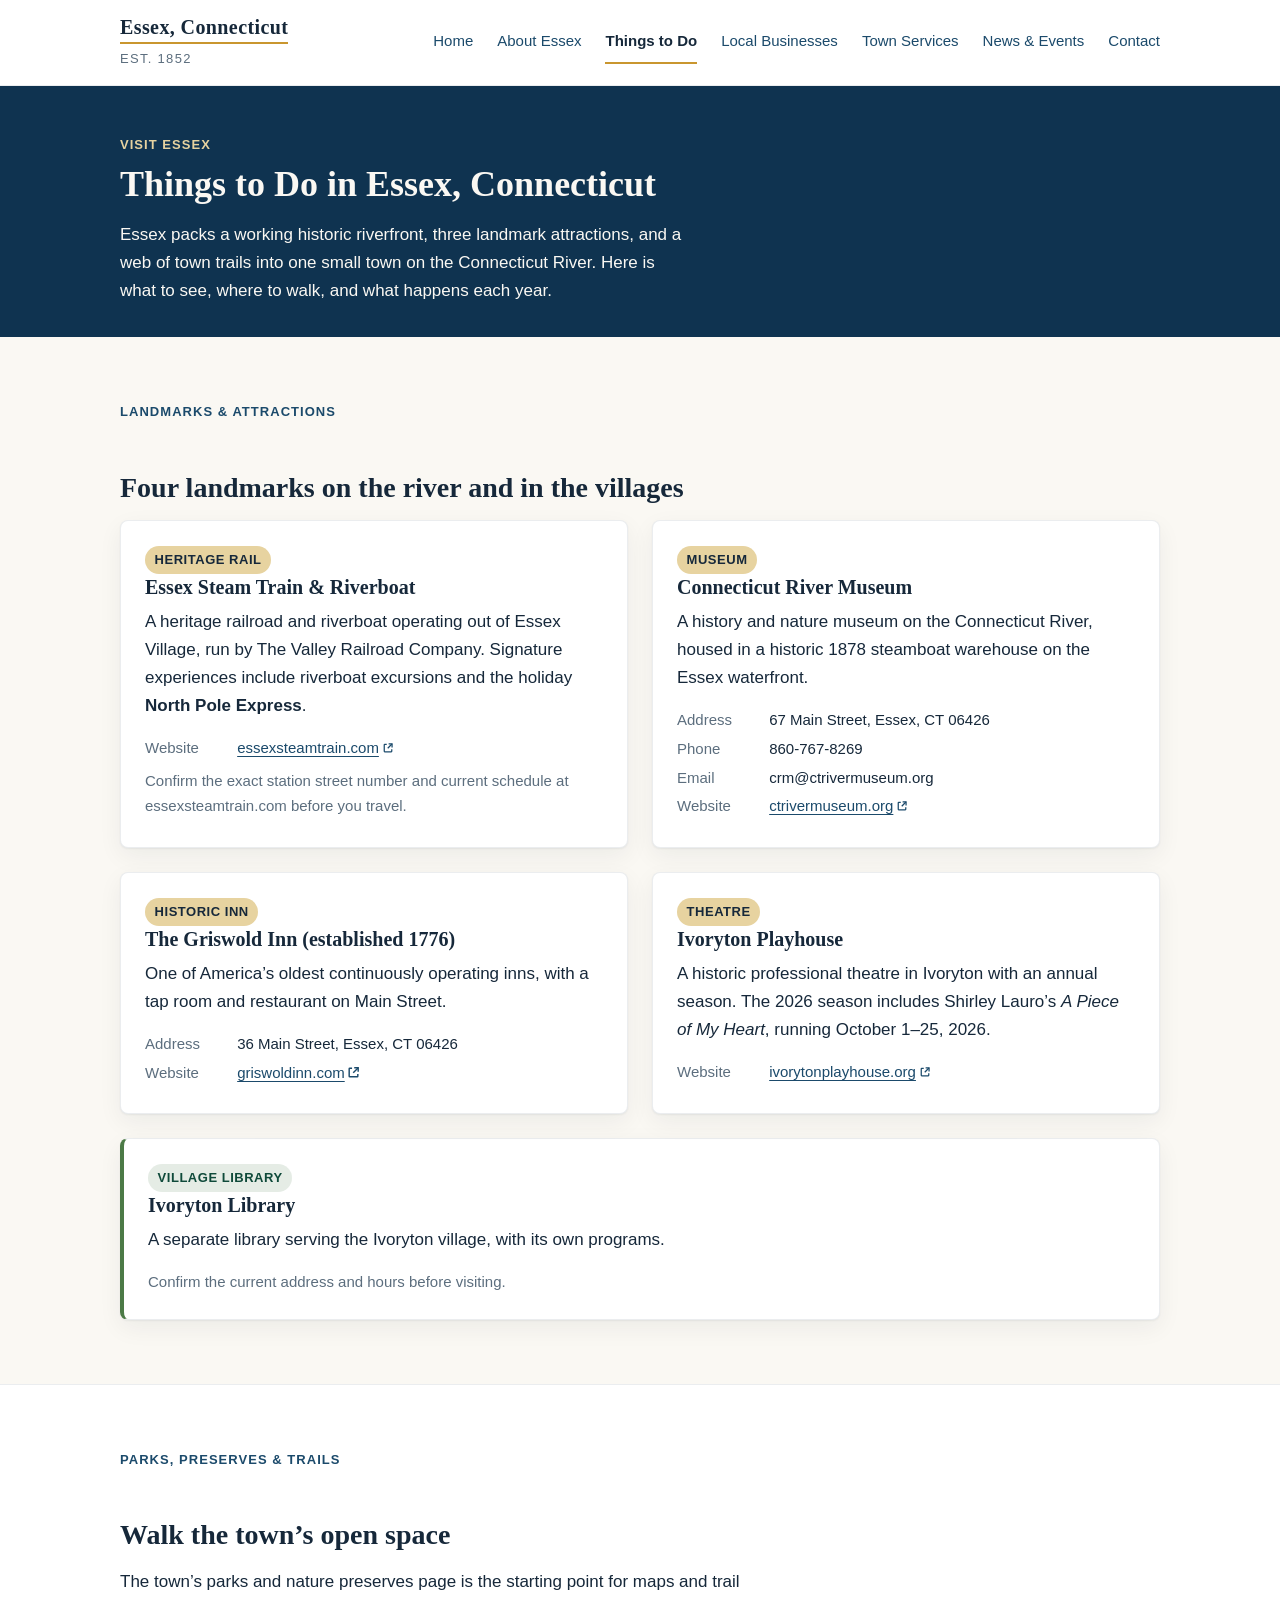
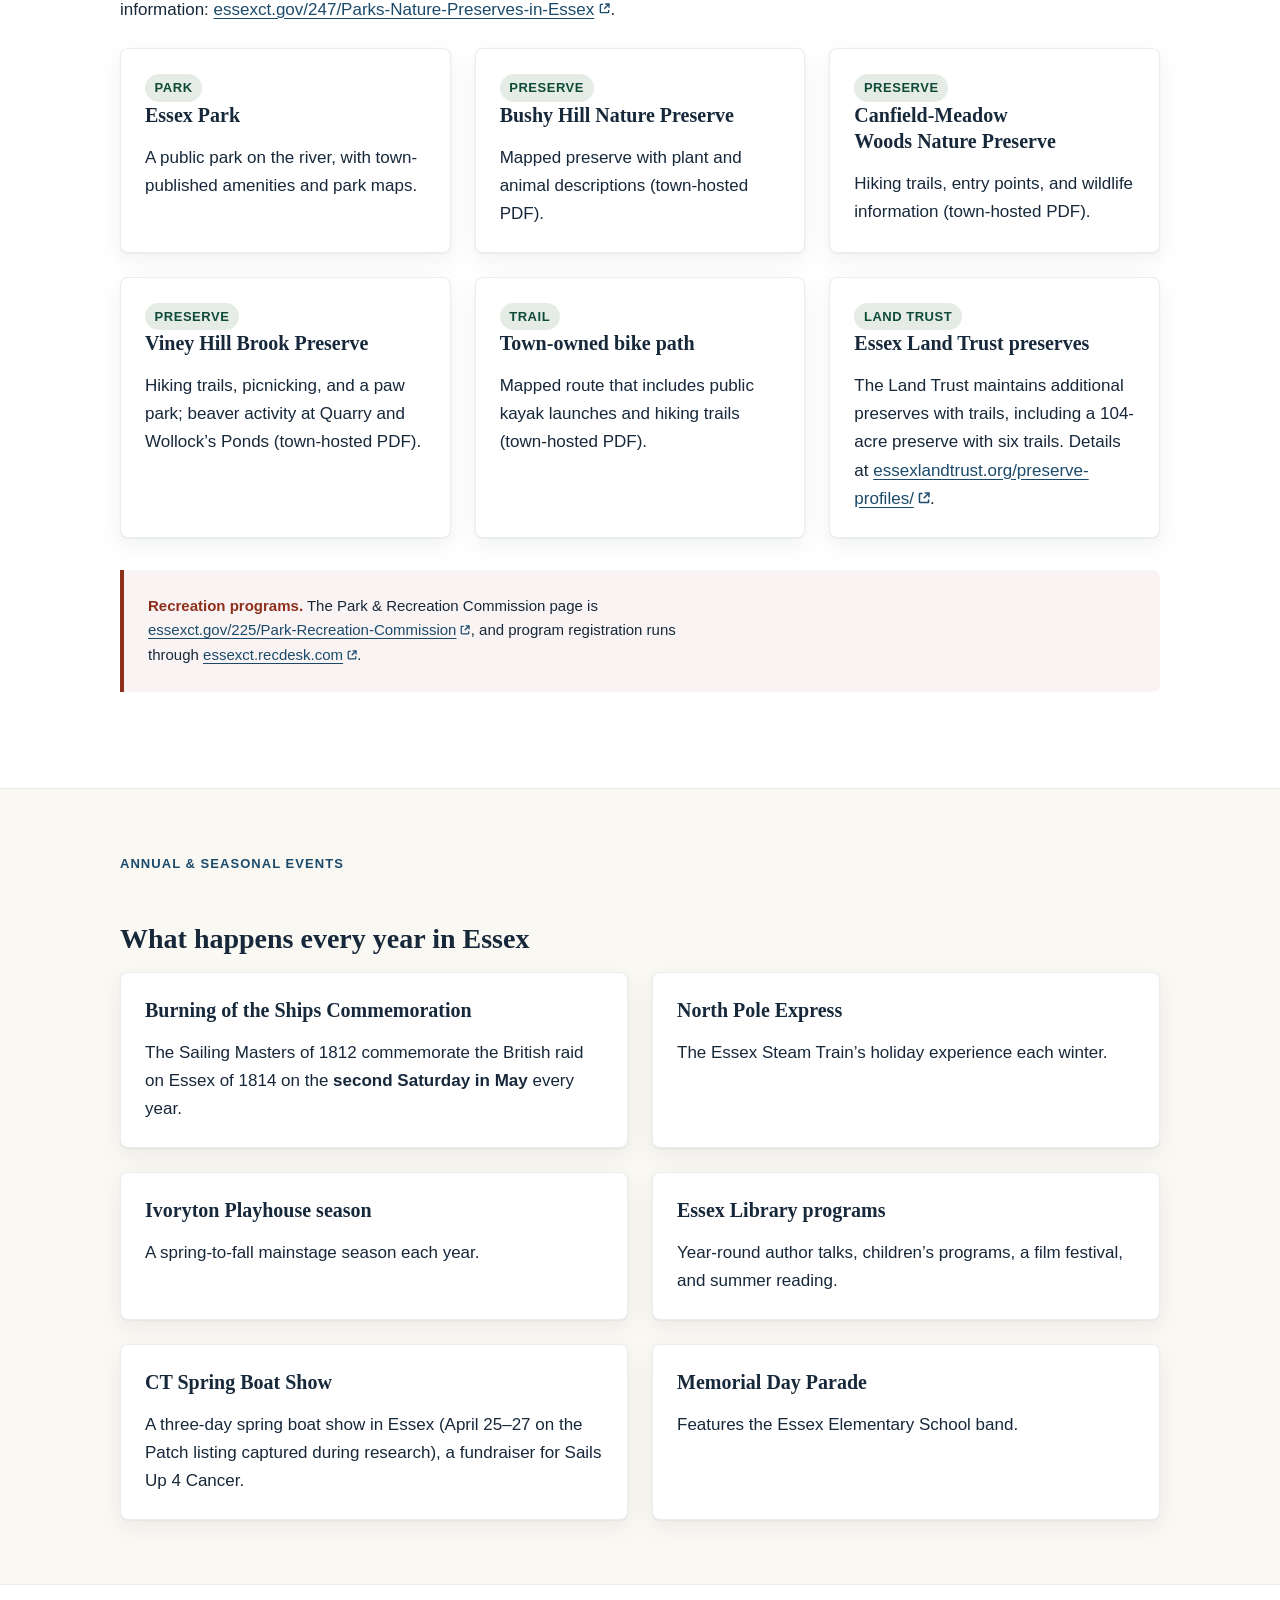
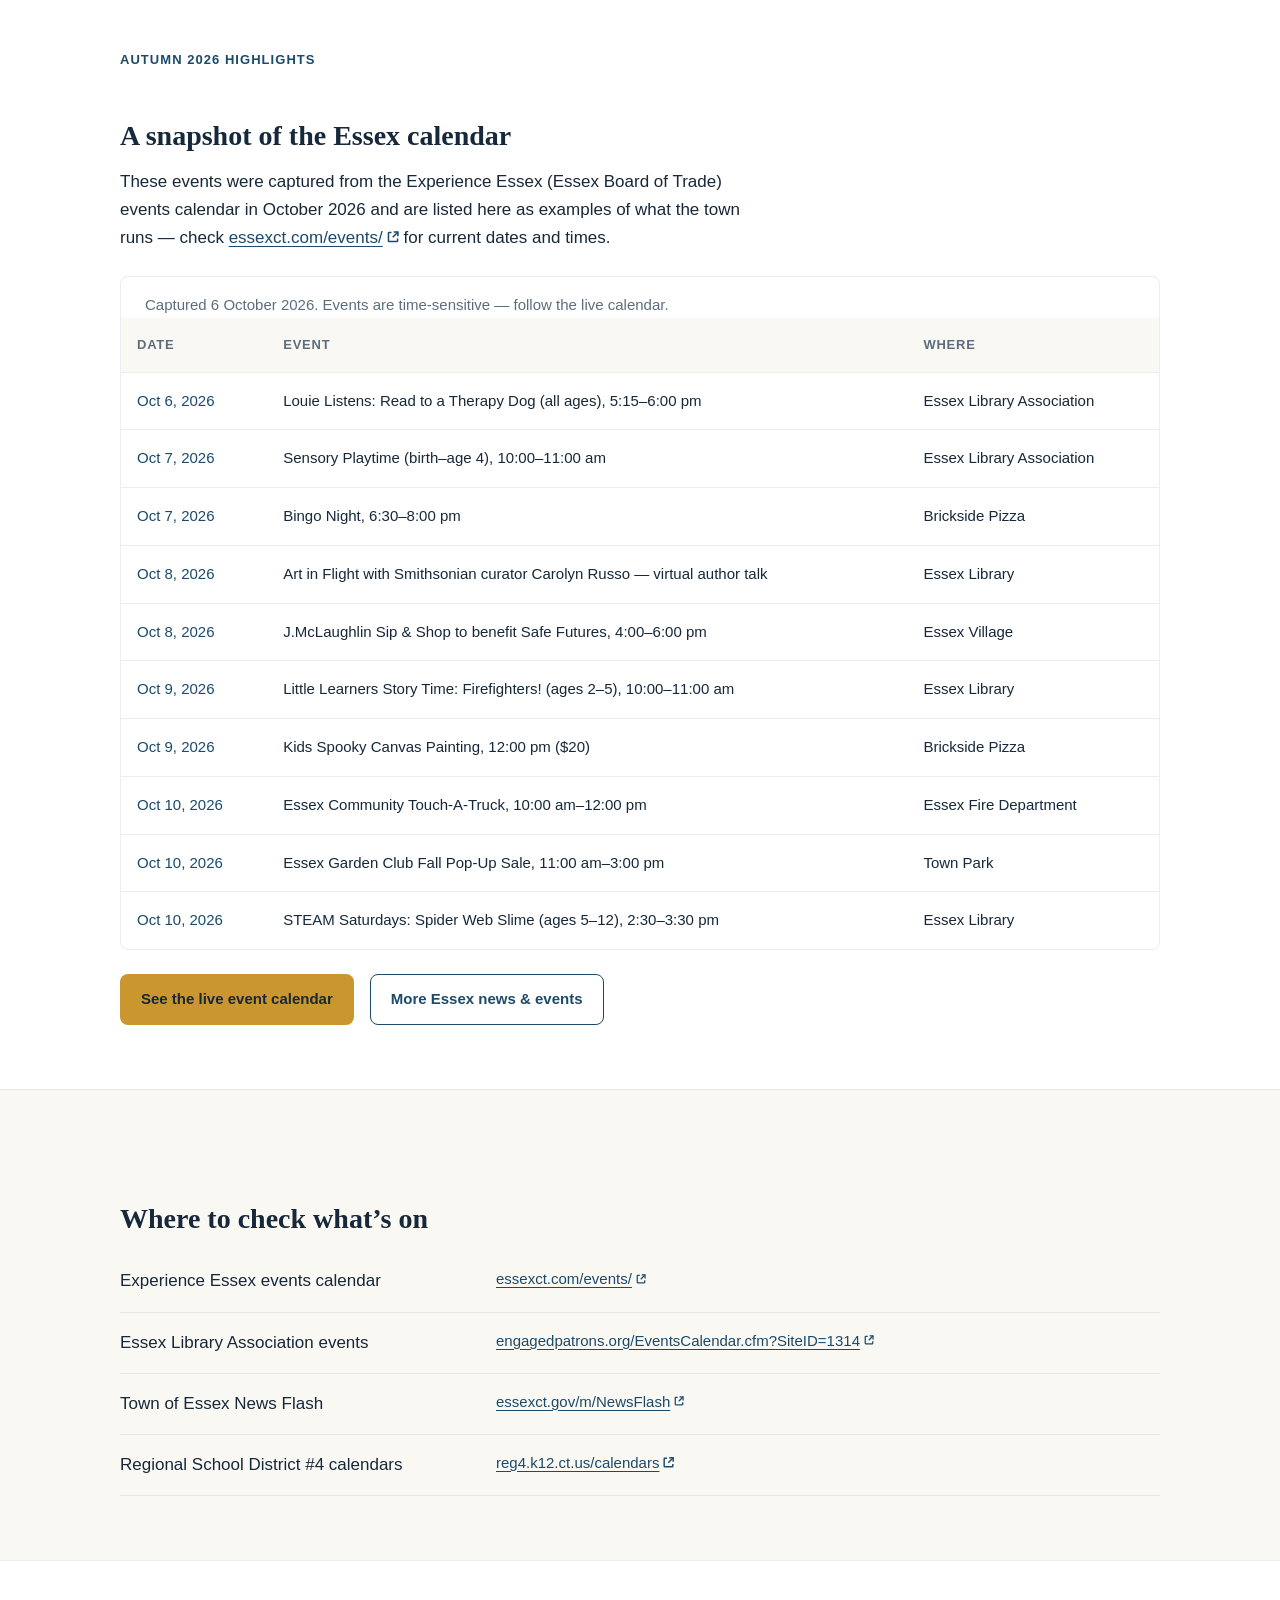
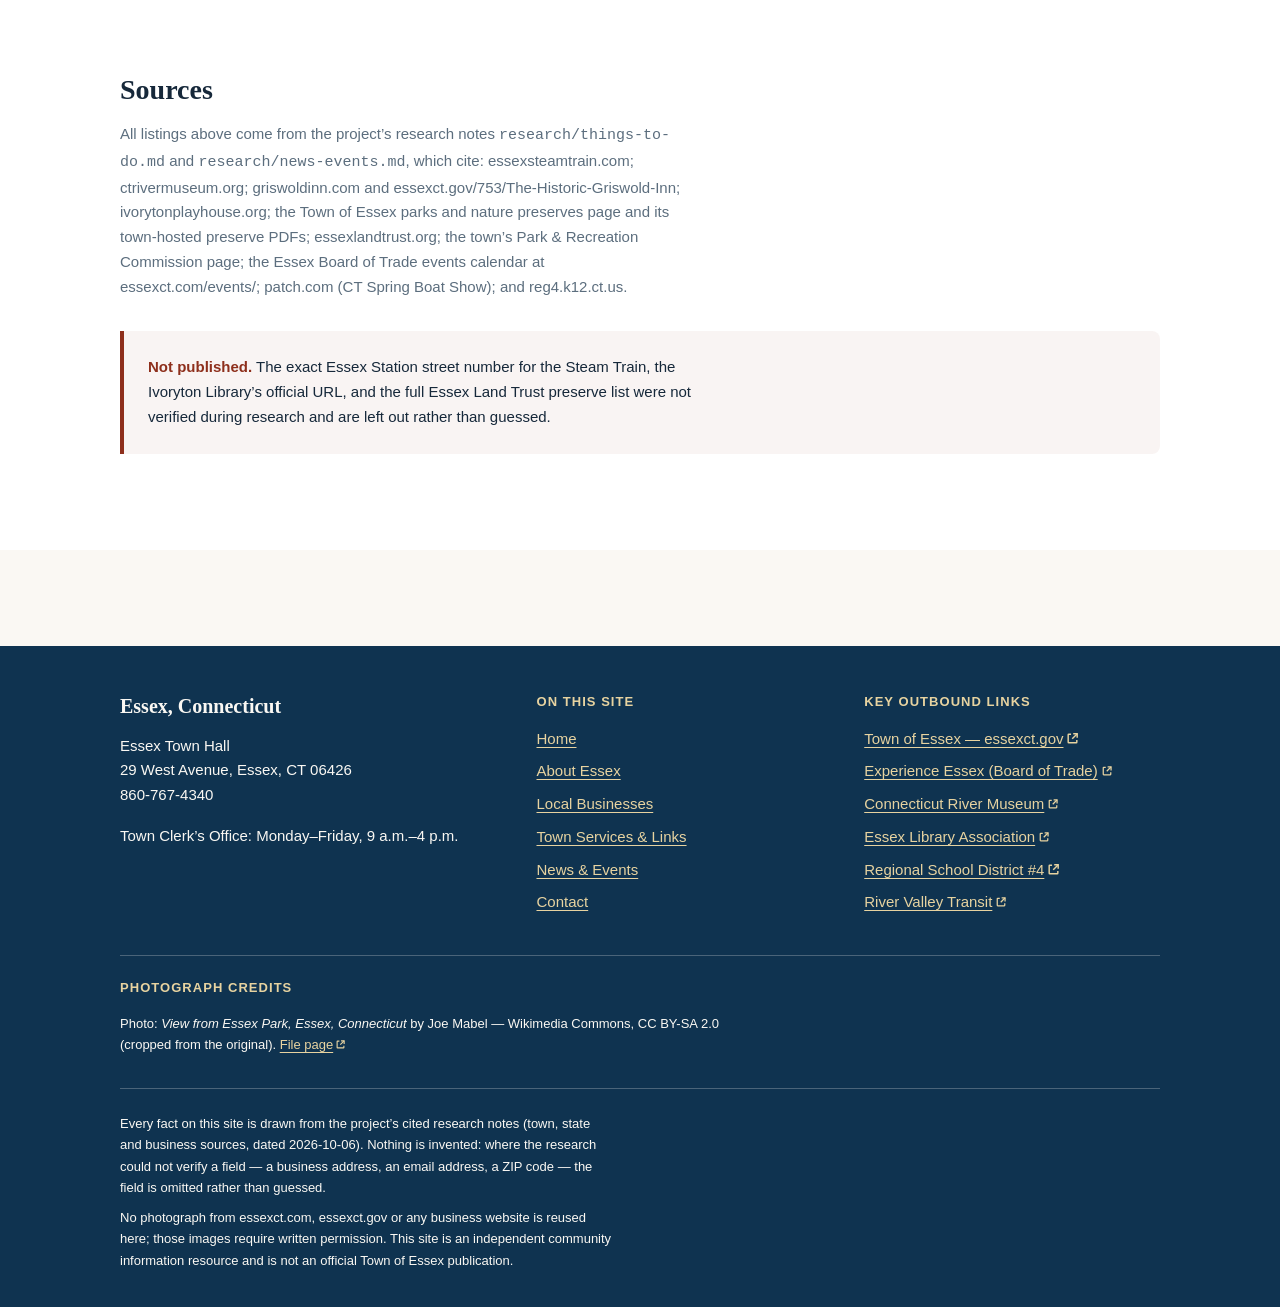
<file: things-to-do.html>
<!DOCTYPE html>
<html lang="en">
<head>
<meta charset="utf-8">
<meta name="viewport" content="width=device-width, initial-scale=1">
<title>Things to Do in Essex, CT | Landmarks, Parks, Trails &amp; Events</title>
<meta name="description" content="Things to do in Essex, Connecticut: the Essex Steam Train &amp; Riverboat, Connecticut River Museum, Griswold Inn and Ivoryton Playhouse, plus town parks, nature preserves, trails and annual events.">
<link rel="canonical" href="https://springteasers.github.io/essex-ct-community/things-to-do.html">
<meta name="theme-color" content="#0F3350">
<meta property="og:type" content="website">
<meta property="og:site_name" content="Essex, Connecticut">
<meta property="og:title" content="Things to Do in Essex, CT | Landmarks, Parks, Trails &amp; Events">
<meta property="og:description" content="Heritage rail, a riverfront museum, a 1776 inn, a professional theatre, town parks and preserves, and a year-round calendar of Essex events.">
<meta property="og:url" content="https://springteasers.github.io/essex-ct-community/things-to-do.html">
<meta property="og:image" content="https://commons.wikimedia.org/wiki/Special:FilePath/Essex_CT_-_view_from_Essex_Park_02_(9363053237).jpg">
<meta property="og:image:alt" content="Boats moored in the Essex, Connecticut harbor, seen from Essex Park, with the village and trees along the waterfront">
<meta name="twitter:card" content="summary_large_image">
<link rel="stylesheet" href="styles.css">
</head>
<body>
<a class="skip-link" href="#main">Skip to content</a>

<header class="site-header">
  <div class="wrap site-header__inner">
    <a class="wordmark" href="home.html">
      <span class="wordmark__name">Essex, Connecticut</span>
      <span class="wordmark__rule"></span>
      <span class="wordmark__est">Est. 1852</span>
    </a>
    <input class="nav-toggle" type="checkbox" id="nav-toggle" aria-label="Open navigation menu">
    <label class="nav-toggle__label" for="nav-toggle">Menu</label>
    <nav class="site-nav" aria-label="Primary">
      <ul>
        <li><a href="home.html">Home</a></li>
        <li><a href="about.html">About Essex</a></li>
        <li><a href="things-to-do.html" aria-current="page">Things to Do</a></li>
        <li><a href="local-businesses.html">Local Businesses</a></li>
        <li><a href="services-links.html">Town Services</a></li>
        <li><a href="news-events.html">News &amp; Events</a></li>
        <li><a href="contact.html">Contact</a></li>
      </ul>
    </nav>
  </div>
</header>

<main id="main">

  <section class="banner">
    <div class="wrap">
      <p class="eyebrow">Visit Essex</p>
      <h1>Things to Do in Essex, Connecticut</h1>
      <p class="banner__deck">Essex packs a working historic riverfront, three landmark attractions, and a web of town trails into one small town on the Connecticut River. Here is what to see, where to walk, and what happens each year.</p>
    </div>
  </section>

  <section class="section" aria-labelledby="landmarks">
    <div class="wrap">
      <p class="eyebrow">Landmarks &amp; attractions</p>
      <h2 id="landmarks">Four landmarks on the river and in the villages</h2>
      <div class="grid grid--2">

        <article class="listing">
          <span class="chip">Heritage rail</span>
          <h3>Essex Steam Train &amp; Riverboat</h3>
          <p>A heritage railroad and riverboat operating out of Essex Village, run by The Valley Railroad Company. Signature experiences include riverboat excursions and the holiday <strong>North Pole Express</strong>.</p>
          <ul class="listing__facts">
            <li><span class="label">Website</span> <a class="ext" href="https://essexsteamtrain.com/" rel="noopener">essexsteamtrain.com</a></li>
          </ul>
          <p class="listing__note">Confirm the exact station street number and current schedule at essexsteamtrain.com before you travel.</p>
        </article>

        <article class="listing">
          <span class="chip">Museum</span>
          <h3>Connecticut River Museum</h3>
          <p>A history and nature museum on the Connecticut River, housed in a historic 1878 steamboat warehouse on the Essex waterfront.</p>
          <ul class="listing__facts">
            <li><span class="label">Address</span> 67 Main Street, Essex, CT 06426</li>
            <li><span class="label">Phone</span> <span class="num">860-767-8269</span></li>
            <li><span class="label">Email</span> crm@ctrivermuseum.org</li>
            <li><span class="label">Website</span> <a class="ext" href="https://ctrivermuseum.org/" rel="noopener">ctrivermuseum.org</a></li>
          </ul>
        </article>

        <article class="listing">
          <span class="chip">Historic inn</span>
          <h3>The Griswold Inn (established 1776)</h3>
          <p>One of America&rsquo;s oldest continuously operating inns, with a tap room and restaurant on Main Street.</p>
          <ul class="listing__facts">
            <li><span class="label">Address</span> 36 Main Street, Essex, CT 06426</li>
            <li><span class="label">Website</span> <a class="ext" href="https://griswoldinn.com/" rel="noopener">griswoldinn.com</a></li>
          </ul>
        </article>

        <article class="listing">
          <span class="chip">Theatre</span>
          <h3>Ivoryton Playhouse</h3>
          <p>A historic professional theatre in Ivoryton with an annual season. The 2026 season includes Shirley Lauro&rsquo;s <em>A Piece of My Heart</em>, running October 1&ndash;25, 2026.</p>
          <ul class="listing__facts">
            <li><span class="label">Website</span> <a class="ext" href="https://www.ivorytonplayhouse.org/" rel="noopener">ivorytonplayhouse.org</a></li>
          </ul>
        </article>

      </div>

      <div class="listing" style="margin-top:1.5rem;border-left:4px solid var(--color-meadow);">
        <span class="chip chip--meadow">Village library</span>
        <h3>Ivoryton Library</h3>
        <p>A separate library serving the Ivoryton village, with its own programs.</p>
        <p class="listing__note">Confirm the current address and hours before visiting.</p>
      </div>
    </div>
  </section>

  <section class="section section--surface" aria-labelledby="parks">
    <div class="wrap">
      <p class="eyebrow">Parks, preserves &amp; trails</p>
      <h2 id="parks">Walk the town&rsquo;s open space</h2>
      <p>The town&rsquo;s parks and nature preserves page is the starting point for maps and trail information: <a class="ext" href="https://www.essexct.gov/247/Parks-Nature-Preserves-in-Essex" rel="noopener">essexct.gov/247/Parks-Nature-Preserves-in-Essex</a>.</p>

      <div class="grid grid--3" style="margin-top:1.5rem;">
        <article class="card">
          <span class="chip chip--meadow">Park</span>
          <h3>Essex Park</h3>
          <p>A public park on the river, with town-published amenities and park maps.</p>
        </article>
        <article class="card">
          <span class="chip chip--meadow">Preserve</span>
          <h3>Bushy Hill Nature Preserve</h3>
          <p>Mapped preserve with plant and animal descriptions (town-hosted PDF).</p>
        </article>
        <article class="card">
          <span class="chip chip--meadow">Preserve</span>
          <h3>Canfield-Meadow Woods Nature Preserve</h3>
          <p>Hiking trails, entry points, and wildlife information (town-hosted PDF).</p>
        </article>
        <article class="card">
          <span class="chip chip--meadow">Preserve</span>
          <h3>Viney Hill Brook Preserve</h3>
          <p>Hiking trails, picnicking, and a paw park; beaver activity at Quarry and Wollock&rsquo;s Ponds (town-hosted PDF).</p>
        </article>
        <article class="card">
          <span class="chip chip--meadow">Trail</span>
          <h3>Town-owned bike path</h3>
          <p>Mapped route that includes public kayak launches and hiking trails (town-hosted PDF).</p>
        </article>
        <article class="card">
          <span class="chip chip--meadow">Land trust</span>
          <h3>Essex Land Trust preserves</h3>
          <p>The Land Trust maintains additional preserves with trails, including a 104-acre preserve with six trails. Details at <a class="ext" href="https://essexlandtrust.org/preserve-profiles/" rel="noopener">essexlandtrust.org/preserve-profiles/</a>.</p>
        </article>
      </div>

      <div class="notice">
        <p><strong>Recreation programs.</strong> The Park &amp; Recreation Commission page is <a class="ext" href="https://www.essexct.gov/225/Park-Recreation-Commission" rel="noopener">essexct.gov/225/Park-Recreation-Commission</a>, and program registration runs through <a class="ext" href="https://essexct.recdesk.com/" rel="noopener">essexct.recdesk.com</a>.</p>
      </div>
    </div>
  </section>

  <section class="section" aria-labelledby="annual">
    <div class="wrap">
      <p class="eyebrow">Annual &amp; seasonal events</p>
      <h2 id="annual">What happens every year in Essex</h2>
      <div class="grid grid--2">
        <article class="card">
          <h3>Burning of the Ships Commemoration</h3>
          <p>The Sailing Masters of 1812 commemorate the British raid on Essex of 1814 on the <strong>second Saturday in May</strong> every year.</p>
        </article>
        <article class="card">
          <h3>North Pole Express</h3>
          <p>The Essex Steam Train&rsquo;s holiday experience each winter.</p>
        </article>
        <article class="card">
          <h3>Ivoryton Playhouse season</h3>
          <p>A spring-to-fall mainstage season each year.</p>
        </article>
        <article class="card">
          <h3>Essex Library programs</h3>
          <p>Year-round author talks, children&rsquo;s programs, a film festival, and summer reading.</p>
        </article>
        <article class="card">
          <h3>CT Spring Boat Show</h3>
          <p>A three-day spring boat show in Essex (April 25&ndash;27 on the Patch listing captured during research), a fundraiser for Sails Up 4 Cancer.</p>
        </article>
        <article class="card">
          <h3>Memorial Day Parade</h3>
          <p>Features the Essex Elementary School band.</p>
        </article>
      </div>
    </div>
  </section>

  <section class="section section--surface" aria-labelledby="autumn">
    <div class="wrap">
      <p class="eyebrow">Autumn 2026 highlights</p>
      <h2 id="autumn">A snapshot of the Essex calendar</h2>
      <p>These events were captured from the Experience Essex (Essex Board of Trade) events calendar in October 2026 and are listed here as examples of what the town runs &mdash; check <a class="ext" href="https://essexct.com/events/" rel="noopener">essexct.com/events/</a> for current dates and times.</p>

      <div class="table-wrap" style="margin-top:1.5rem;">
        <table class="event-list">
          <caption>Captured 6 October 2026. Events are time-sensitive &mdash; follow the live calendar.</caption>
          <thead>
            <tr>
              <th scope="col">Date</th>
              <th scope="col">Event</th>
              <th scope="col">Where</th>
            </tr>
          </thead>
          <tbody>
            <tr>
              <td class="date">Oct 6, 2026</td>
              <td>Louie Listens: Read to a Therapy Dog (all ages), 5:15&ndash;6:00 pm</td>
              <td>Essex Library Association</td>
            </tr>
            <tr>
              <td class="date">Oct 7, 2026</td>
              <td>Sensory Playtime (birth&ndash;age 4), 10:00&ndash;11:00 am</td>
              <td>Essex Library Association</td>
            </tr>
            <tr>
              <td class="date">Oct 7, 2026</td>
              <td>Bingo Night, 6:30&ndash;8:00 pm</td>
              <td>Brickside Pizza</td>
            </tr>
            <tr>
              <td class="date">Oct 8, 2026</td>
              <td>Art in Flight with Smithsonian curator Carolyn Russo &mdash; virtual author talk</td>
              <td>Essex Library</td>
            </tr>
            <tr>
              <td class="date">Oct 8, 2026</td>
              <td>J.McLaughlin Sip &amp; Shop to benefit Safe Futures, 4:00&ndash;6:00 pm</td>
              <td>Essex Village</td>
            </tr>
            <tr>
              <td class="date">Oct 9, 2026</td>
              <td>Little Learners Story Time: Firefighters! (ages 2&ndash;5), 10:00&ndash;11:00 am</td>
              <td>Essex Library</td>
            </tr>
            <tr>
              <td class="date">Oct 9, 2026</td>
              <td>Kids Spooky Canvas Painting, 12:00 pm ($20)</td>
              <td>Brickside Pizza</td>
            </tr>
            <tr>
              <td class="date">Oct 10, 2026</td>
              <td>Essex Community Touch-A-Truck, 10:00 am&ndash;12:00 pm</td>
              <td>Essex Fire Department</td>
            </tr>
            <tr>
              <td class="date">Oct 10, 2026</td>
              <td>Essex Garden Club Fall Pop-Up Sale, 11:00 am&ndash;3:00 pm</td>
              <td>Town Park</td>
            </tr>
            <tr>
              <td class="date">Oct 10, 2026</td>
              <td>STEAM Saturdays: Spider Web Slime (ages 5&ndash;12), 2:30&ndash;3:30 pm</td>
              <td>Essex Library</td>
            </tr>
          </tbody>
        </table>
      </div>

      <div class="btn-row">
        <a class="btn btn--accent" href="https://essexct.com/events/">See the live event calendar</a>
        <a class="btn btn--secondary" href="news-events.html">More Essex news &amp; events</a>
      </div>
    </div>
  </section>

  <section class="section" aria-labelledby="check">
    <div class="wrap">
      <h2 id="check">Where to check what&rsquo;s on</h2>
      <div class="deflist">
        <div>
          <dt>Experience Essex events calendar</dt>
          <dd><a class="ext" href="https://essexct.com/events/" rel="noopener">essexct.com/events/</a></dd>
        </div>
        <div>
          <dt>Essex Library Association events</dt>
          <dd><a class="ext" href="https://engagedpatrons.org/EventsCalendar.cfm?SiteID=1314" rel="noopener">engagedpatrons.org/EventsCalendar.cfm?SiteID=1314</a></dd>
        </div>
        <div>
          <dt>Town of Essex News Flash</dt>
          <dd><a class="ext" href="https://www.essexct.gov/m/NewsFlash" rel="noopener">essexct.gov/m/NewsFlash</a></dd>
        </div>
        <div>
          <dt>Regional School District #4 calendars</dt>
          <dd><a class="ext" href="https://www.reg4.k12.ct.us/calendars" rel="noopener">reg4.k12.ct.us/calendars</a></dd>
        </div>
      </div>
    </div>
  </section>

  <section class="section section--surface" aria-labelledby="sources">
    <div class="wrap">
      <h2 id="sources">Sources</h2>
      <p class="meta">All listings above come from the project&rsquo;s research notes <code>research/things-to-do.md</code> and <code>research/news-events.md</code>, which cite: essexsteamtrain.com; ctrivermuseum.org; griswoldinn.com and essexct.gov/753/The-Historic-Griswold-Inn; ivorytonplayhouse.org; the Town of Essex parks and nature preserves page and its town-hosted preserve PDFs; essexlandtrust.org; the town&rsquo;s Park &amp; Recreation Commission page; the Essex Board of Trade events calendar at essexct.com/events/; patch.com (CT Spring Boat Show); and reg4.k12.ct.us.</p>
      <div class="notice">
        <p><strong>Not published.</strong> The exact Essex Station street number for the Steam Train, the Ivoryton Library&rsquo;s official URL, and the full Essex Land Trust preserve list were not verified during research and are left out rather than guessed.</p>
      </div>
    </div>
  </section>

</main>

<footer class="site-footer">
  <div class="wrap">
    <div class="footer-grid">
      <div>
        <h2>Essex, Connecticut</h2>
        <p>Essex Town Hall<br>29 West Avenue, Essex, CT 06426<br>
        <span class="num">860-767-4340</span></p>
        <p>Town Clerk&rsquo;s Office: Monday&ndash;Friday, 9 a.m.&ndash;4 p.m.</p>
      </div>
      <div>
        <h3>On this site</h3>
        <ul>
          <li><a href="home.html">Home</a></li>
          <li><a href="about.html">About Essex</a></li>
          <li><a href="local-businesses.html">Local Businesses</a></li>
          <li><a href="services-links.html">Town Services &amp; Links</a></li>
          <li><a href="news-events.html">News &amp; Events</a></li>
          <li><a href="contact.html">Contact</a></li>
        </ul>
      </div>
      <div>
        <h3>Key outbound links</h3>
        <ul>
          <li><a class="ext" href="https://www.essexct.gov/" rel="noopener">Town of Essex &mdash; essexct.gov</a></li>
          <li><a class="ext" href="https://essexct.com/" rel="noopener">Experience Essex (Board of Trade)</a></li>
          <li><a class="ext" href="https://ctrivermuseum.org/" rel="noopener">Connecticut River Museum</a></li>
          <li><a class="ext" href="https://www.youressexlibrary.org/" rel="noopener">Essex Library Association</a></li>
          <li><a class="ext" href="https://www.reg4.k12.ct.us/" rel="noopener">Regional School District #4</a></li>
          <li><a class="ext" href="https://rivervalleytransit.com/" rel="noopener">River Valley Transit</a></li>
        </ul>
      </div>
    </div>

    <div class="credits">
      <h3>Photograph credits</h3>
      <ul>
        <li>Photo: <em>View from Essex Park, Essex, Connecticut</em> by Joe Mabel &mdash; Wikimedia Commons, CC BY-SA 2.0 (cropped from the original). <a class="ext" href="https://commons.wikimedia.org/wiki/File:Essex_CT_-_view_from_Essex_Park_02_(9363053237).jpg" rel="noopener">File page</a></li>
      </ul>
    </div>

    <div class="footer-bottom">
      <p>Every fact on this site is drawn from the project&rsquo;s cited research notes (town, state and business sources, dated 2026-10-06). Nothing is invented: where the research could not verify a field &mdash; a business address, an email address, a ZIP code &mdash; the field is omitted rather than guessed.</p>
      <p>No photograph from essexct.com, essexct.gov or any business website is reused here; those images require written permission. This site is an independent community information resource and is not an official Town of Essex publication.</p>
    </div>
  </div>
</footer>

</body>
</html>
</file>
<file: styles.css>
/* ==========================================================================
   Essex, Connecticut — community website
   Shared stylesheet. Tokens are the canonical names from
   design/color-palette.md so QA can check them directly.
   Plain CSS only — no frameworks, no build step.
   ========================================================================== */

/* --------------------------------------------------------------------------
   1. Tokens
   -------------------------------------------------------------------------- */
:root{
  /* Surfaces */
  --color-field:        #FAF8F3; /* page background — warm clapboard white */
  --color-surface:      #FFFFFF; /* cards, header, panels */

  /* Ink */
  --color-ink:          #16283A; /* primary text, headings */
  --color-slate:        #5C6E7E; /* meta text, captions, borders (12% for rules) */

  /* Brand */
  --color-river:        #1B4A6B; /* primary brand, links, primary buttons */
  --color-river-deep:   #0F3350; /* footer background, stat band */
  --color-brass:        #C9962F; /* accent: CTA fill, link hover underline, wordmark rule */
  --color-brass-soft:   #E7D3A0; /* chips, tags, soft band fills */

  /* Secondary */
  --color-meadow:       #4C7A46; /* parks / trails accent blocks */
  --color-shutter:      #0F4A3A; /* deep secondary — quiet bands, quote blocks */

  /* Status */
  --color-signal:       #8E2F1C; /* notices, caveats */

  /* Type */
  --font-display: 'Source Serif 4', 'Iowan Old Style', Georgia, 'Times New Roman', serif;
  --font-body: Inter, -apple-system, 'Segoe UI', Roboto, 'Helvetica Neue', Arial, sans-serif;

  --fs-display: 3rem;
  --fs-h1:      2.25rem;
  --fs-h2:      1.75rem;
  --fs-h3:      1.25rem;
  --fs-body:    1.0625rem;
  --fs-small:   0.9375rem;
  --fs-micro:   0.8125rem;

  /* Space (8px base) */
  --space-1: .25rem;
  --space-2: .5rem;
  --space-3: 1rem;
  --space-4: 1.5rem;
  --space-5: 2rem;
  --space-6: 3rem;
  --space-7: 4rem;
  --space-8: 6rem;

  /* Shape */
  --radius-sm: 4px;
  --radius-md: 8px;
  --radius-lg: 12px;

  /* Depth */
  --shadow-soft: 0 1px 2px rgba(22,40,58,.06), 0 8px 24px rgba(22,40,58,.06);

  /* Structure */
  --wrap: 1120px;
  --reading: 68ch;
}

/* --------------------------------------------------------------------------
   2. Base
   -------------------------------------------------------------------------- */
*, *::before, *::after{ box-sizing: border-box; }

html{ -webkit-text-size-adjust: 100%; scroll-behavior: smooth; }

body{
  margin: 0;
  background: var(--color-field);
  color: var(--color-ink);
  font-family: var(--font-body);
  font-size: var(--fs-body);
  line-height: 1.65;
  font-weight: 400;
}

h1, h2, h3, h4{
  font-family: var(--font-display);
  font-weight: 600;
  color: var(--color-ink);
  margin: 0 0 var(--space-3);
  text-wrap: balance;
}
h1{ font-size: var(--fs-h1); line-height: 1.15; }
h2{ font-size: var(--fs-h2); line-height: 1.2; margin-top: var(--space-6); }
h3{ font-size: var(--fs-h3); line-height: 1.3; font-weight: 600; }
h4{ font-size: var(--fs-body); line-height: 1.35; font-weight: 700; }

p{ margin: 0 0 var(--space-3); max-width: var(--reading); }
ul, ol{ margin: 0 0 var(--space-3); padding-left: 1.25rem; max-width: var(--reading); }
li{ margin-bottom: var(--space-2); }
li > ul, li > ol{ margin-top: var(--space-2); }

a{ color: var(--color-river); text-decoration: underline; text-underline-offset: 3px; }
a:hover{ text-decoration-color: var(--color-brass); text-decoration-thickness: 2px; }
a:visited{ color: var(--color-river); }
a:focus-visible,
button:focus-visible,
summary:focus-visible{
  outline: 2px solid var(--color-river);
  outline-offset: 2px;
  border-radius: var(--radius-sm);
}

strong{ font-weight: 700; }
hr{ border: 0; border-top: 1px solid rgba(92,110,126,.2); margin: var(--space-6) 0; }

img{ max-width: 100%; height: auto; display: block; }

/* text utilities ---------------------------------------------------------- */
.num{ font-variant-numeric: tabular-nums; }
.meta{
  color: var(--color-slate);
  font-size: var(--fs-small);
  font-variant-numeric: tabular-nums;
}
.eyebrow{
  font-family: var(--font-body);
  font-weight: 600;
  font-size: var(--fs-micro);
  letter-spacing: .08em;
  text-transform: uppercase;
  color: var(--color-river);
  margin: 0 0 var(--space-2);
}
.lede{ font-size: 1.1875rem; color: var(--color-ink); }
.sr-only{
  position: absolute; width: 1px; height: 1px; padding: 0; margin: -1px;
  overflow: hidden; clip: rect(0 0 0 0); white-space: nowrap; border: 0;
}

/* skip link --------------------------------------------------------------- */
.skip-link{
  position: absolute; left: var(--space-3); top: -100px;
  background: var(--color-river); color: var(--color-field);
  padding: var(--space-2) var(--space-3); border-radius: var(--radius-md);
  z-index: 100; text-decoration: none;
}
.skip-link:focus{ top: var(--space-3); }

/* layout ------------------------------------------------------------------ */
.wrap{ width: 100%; max-width: var(--wrap); margin-inline: auto; padding-inline: clamp(1rem, 4vw, 2.5rem); }
.section{ padding-block: var(--space-7); }
.section--tight{ padding-block: var(--space-5); }
.section--surface{ background: var(--color-surface); }
.section + .section{ border-top: 1px solid rgba(92,110,126,.12); }

/* --------------------------------------------------------------------------
   3. Header / navigation
   -------------------------------------------------------------------------- */
.site-header{
  position: sticky; top: 0; z-index: 50;
  background: var(--color-surface);
  border-bottom: 1px solid rgba(92,110,126,.12);
}
.site-header__inner{
  display: flex; align-items: center; justify-content: space-between;
  gap: var(--space-3); flex-wrap: wrap;
  padding-block: var(--space-3);
}
.wordmark{ text-decoration: none; color: var(--color-ink); display: inline-block; }
.wordmark__name{
  font-family: var(--font-display); font-weight: 600;
  font-size: 1.25rem; letter-spacing: .02em; line-height: 1.1;
  display: block;
}
.wordmark__rule{
  display: block; height: 2px; background: var(--color-brass);
  margin-top: var(--space-1); width: 100%;
}
.wordmark__est{
  display: block; font-family: var(--font-body); font-weight: 500;
  font-size: var(--fs-micro); letter-spacing: .1em; text-transform: uppercase;
  color: var(--color-slate); margin-top: var(--space-1);
}
.wordmark:hover .wordmark__name{ color: var(--color-river); }

.nav-toggle{ display: none; }
.nav-toggle__label{
  display: none;
  font-weight: 600; font-size: var(--fs-small); color: var(--color-river);
  border: 1.5px solid var(--color-river); border-radius: var(--radius-md);
  padding: var(--space-2) var(--space-3); cursor: pointer;
}

.site-nav ul{
  list-style: none; display: flex; flex-wrap: wrap; gap: var(--space-1) var(--space-4);
  margin: 0; padding: 0; max-width: none;
}
.site-nav li{ margin: 0; }
.site-nav a{
  display: inline-block; padding: var(--space-2) 0;
  font-size: var(--fs-small); font-weight: 500; text-decoration: none;
  color: var(--color-river);
  border-bottom: 2px solid transparent;
}
.site-nav a:hover{ border-bottom-color: var(--color-brass); }
.site-nav a[aria-current="page"]{
  color: var(--color-ink); font-weight: 600; border-bottom-color: var(--color-brass);
}

@media (max-width: 899px){
  .nav-toggle__label{ display: inline-block; }
  .site-nav{ display: none; width: 100%; }
  .nav-toggle:checked ~ .site-nav{ display: block; }
  .nav-toggle:checked ~ .nav-toggle__label{ background: var(--color-river); color: var(--color-field); }
  .site-nav ul{ flex-direction: column; gap: 0; border-top: 1px solid rgba(92,110,126,.12); }
  .site-nav li{ border-bottom: 1px solid rgba(92,110,126,.12); }
  .site-nav a{ display: block; padding: var(--space-3) 0; min-height: 44px; }
}

/* --------------------------------------------------------------------------
   4. Hero and page banners
   -------------------------------------------------------------------------- */
.hero{
  position: relative;
  background-color: var(--color-ink);
  color: var(--color-field);
  min-height: 340px;
  display: flex; align-items: flex-end;
  overflow: hidden;
}
/* The ink scrim is the only permitted gradient (design-system §6). */
.hero--photo{ background-image:
  linear-gradient(rgba(22,40,58,.52), rgba(22,40,58,.52)),
  url('https://upload.wikimedia.org/wikipedia/commons/thumb/8/86/Essex_CT_-_view_from_Essex_Park_02_%289363053237%29.jpg/1280px-Essex_CT_-_view_from_Essex_Park_02_%289363053237%29.jpg');
  background-size: cover;
  background-position: center 60%;
  background-repeat: no-repeat;
}
.hero__inner{ position: relative; padding-block: var(--space-7) var(--space-6); }
.hero h1{
  font-size: var(--fs-display); line-height: 1.05; font-weight: 700;
  color: var(--color-field); margin: 0 0 var(--space-2);
}
.hero__kicker{
  font-family: var(--font-display); font-size: 1.125rem;
  color: var(--color-brass-soft); margin: 0 0 var(--space-2);
}
.hero__deck{ font-size: 1.125rem; color: var(--color-field); margin: 0; max-width: 46ch; }
.hero .eyebrow{ color: var(--color-brass-soft); }

.banner{
  background: var(--color-river-deep);
  color: var(--color-field);
  padding-block: var(--space-6) var(--space-5);
}
.banner h1{ color: var(--color-field); margin-bottom: var(--space-3); }
.banner .lede,
.banner p{ color: var(--color-field); }
.banner .eyebrow{ color: var(--color-brass-soft); }
.banner--typographic{
  background:
    linear-gradient(rgba(15,51,80,.94), rgba(15,51,80,.94));
}
.banner__deck{ font-size: 1.0625rem; max-width: 60ch; margin: 0; }

/* --------------------------------------------------------------------------
   5. Stat band
   -------------------------------------------------------------------------- */
.stat-band{ background: var(--color-river-deep); color: var(--color-field); padding-block: var(--space-5); }
.stat-band dl{
  display: grid; grid-template-columns: repeat(5, 1fr);
  gap: var(--space-3); margin: 0; padding: 0; max-width: none;
}
.stat-band div{ margin: 0; }
.stat-band dt{
  font-size: var(--fs-micro); letter-spacing: .08em; text-transform: uppercase;
  color: var(--color-brass-soft); font-weight: 600; margin-bottom: var(--space-1);
}
.stat-band dd{
  margin: 0; font-family: var(--font-display); font-weight: 600;
  font-size: 1.375rem; line-height: 1.2; font-variant-numeric: tabular-nums;
}
@media (max-width: 899px){
  .stat-band dl{ grid-template-columns: repeat(3, 1fr); }
}
@media (max-width: 639px){
  .stat-band dl{ grid-template-columns: repeat(2, 1fr); }
}

/* --------------------------------------------------------------------------
   6. Cards and grids
   -------------------------------------------------------------------------- */
.grid{ display: grid; gap: var(--space-4); }
.grid--2{ grid-template-columns: repeat(2, minmax(0,1fr)); }
.grid--3{ grid-template-columns: repeat(3, minmax(0,1fr)); }
@media (max-width: 899px){ .grid--3{ grid-template-columns: repeat(2, minmax(0,1fr)); } }
@media (max-width: 639px){
  .grid--2, .grid--3{ grid-template-columns: minmax(0,1fr); }
}

.card{
  background: var(--color-surface);
  border: 1px solid rgba(92,110,126,.12);
  border-radius: var(--radius-md);
  padding: var(--space-4);
  box-shadow: var(--shadow-soft);
  transition: transform .15s ease, opacity .15s ease;
}
.card:hover{ transform: translateY(-2px); }
.card h3{ margin-top: 0; }
.card > :last-child{ margin-bottom: 0; }
.card__meta{ color: var(--color-slate); font-size: var(--fs-small); }
.card__link{
  display: inline-block; margin-top: var(--space-2);
  font-weight: 600; font-size: var(--fs-small);
}

/* quiet band (shutter) ---------------------------------------------------- */
.band{
  background: var(--color-shutter); color: var(--color-field);
  border-radius: var(--radius-md); padding: var(--space-5);
}
.band h2, .band h3{ color: var(--color-field); margin-top: 0; }
.band p{ color: var(--color-field); max-width: var(--reading); }
.band a{ color: var(--color-brass-soft); }

/* quote block (About) ----------------------------------------------------- */
.pullquote{
  background: var(--color-shutter); color: var(--color-field);
  border-left: 4px solid var(--color-brass);
  border-radius: var(--radius-md);
  padding: var(--space-5);
  margin: var(--space-5) 0;
}
.pullquote p{
  font-family: var(--font-display); font-size: 1.25rem; line-height: 1.45;
  color: var(--color-field); margin: 0 0 var(--space-2); max-width: 60ch;
}
.pullquote cite{ font-style: normal; font-size: var(--fs-small); color: var(--color-brass-soft); }

/* notice strip ------------------------------------------------------------ */
.notice{
  border-left: 4px solid var(--color-signal);
  background: rgba(142,47,28,.05);
  border-radius: 0 var(--radius-md) var(--radius-md) 0;
  padding: var(--space-4);
  margin: var(--space-5) 0;
}
.notice p{ margin: 0; font-size: var(--fs-small); color: var(--color-ink); max-width: var(--reading); }
.notice strong{ color: var(--color-signal); }

/* --------------------------------------------------------------------------
   7. Directory rows, chips, definition lists
   -------------------------------------------------------------------------- */
.chip{
  display: inline-block;
  background: var(--color-brass-soft); color: var(--color-ink);
  font-size: var(--fs-micro); font-weight: 600;
  letter-spacing: .04em; text-transform: uppercase;
  padding: .2rem .6rem; border-radius: 999px;
}
.chip--meadow{ background: rgba(76,122,70,.14); color: var(--color-shutter); }

.listing{
  background: var(--color-surface);
  border: 1px solid rgba(92,110,126,.12);
  border-radius: var(--radius-md);
  padding: var(--space-4);
  box-shadow: var(--shadow-soft);
}
.listing h3{ margin: 0 0 var(--space-2); }
.listing__facts{
  list-style: none; margin: 0; padding: 0; max-width: none;
  font-size: var(--fs-small);
}
.listing__facts li{
  margin: 0 0 var(--space-1);
  color: var(--color-ink);
  font-variant-numeric: tabular-nums;
  overflow-wrap: anywhere;
}
.listing__facts .label{
  display: inline-block; min-width: 5.5rem;
  color: var(--color-slate); font-weight: 500;
}
.listing__note{ font-size: var(--fs-small); color: var(--color-slate); margin: var(--space-2) 0 0; }

/* label → real URL list (Town Services) */
.deflist{ margin: 0; padding: 0; max-width: none; }
.deflist div{
  display: grid; grid-template-columns: minmax(14rem, 22rem) 1fr;
  gap: var(--space-2) var(--space-4);
  padding: var(--space-3) 0;
  border-bottom: 1px solid rgba(92,110,126,.12);
}
.deflist dt{ font-weight: 500; color: var(--color-ink); }
.deflist dd{ margin: 0; font-size: var(--fs-small); overflow-wrap: anywhere; }
.deflist dd a{ font-weight: 500; }
@media (max-width: 639px){
  .deflist div{ grid-template-columns: minmax(0,1fr); gap: var(--space-1); }
}

/* --------------------------------------------------------------------------
   8. Tables (events, facts)
   -------------------------------------------------------------------------- */
.table-wrap{
  overflow-x: auto;
  border: 1px solid rgba(92,110,126,.12);
  border-radius: var(--radius-md);
  background: var(--color-surface);
}
table{ border-collapse: collapse; width: 100%; font-size: var(--fs-small); }
caption{
  text-align: left; padding: var(--space-3) var(--space-4) 0;
  color: var(--color-slate); font-size: var(--fs-small);
}
th, td{
  text-align: left; padding: var(--space-3);
  border-bottom: 1px solid rgba(92,110,126,.12);
  vertical-align: top;
}
thead th{
  background: var(--color-field);
  font-family: var(--font-body); font-weight: 600;
  font-size: var(--fs-micro); letter-spacing: .06em; text-transform: uppercase;
  color: var(--color-slate);
  white-space: nowrap;
}
tbody tr:last-child th, tbody tr:last-child td{ border-bottom: 0; }
td.date{ white-space: nowrap; font-variant-numeric: tabular-nums; font-weight: 500; }
.event-list td:first-child{ color: var(--color-river); }

/* --------------------------------------------------------------------------
   9. Buttons
   -------------------------------------------------------------------------- */
.btn{
  display: inline-block;
  font-family: var(--font-body); font-weight: 600; font-size: var(--fs-small);
  padding: .75rem 1.25rem; border-radius: var(--radius-md);
  text-decoration: none; border: 1.5px solid transparent;
  transition: transform .15s ease, opacity .15s ease;
}
.btn--primary{ background: var(--color-river); color: var(--color-field); }
.btn--primary:visited{ color: var(--color-field); }
.btn--accent{ background: var(--color-brass); color: var(--color-ink); }
.btn--accent:visited{ color: var(--color-ink); }
.btn--secondary{
  background: transparent; color: var(--color-river);
  border-color: var(--color-river);
}
.btn--secondary:visited{ color: var(--color-river); }
.btn:hover{ transform: translateY(-2px); }
.btn-row{ display: flex; flex-wrap: wrap; gap: var(--space-3); margin-top: var(--space-4); }

/* external link marker ---------------------------------------------------- */
a.ext::after{
  content: "";
  display: inline-block; width: .7em; height: .7em;
  margin-left: .25em;
  background-color: currentColor;
  -webkit-mask: no-repeat center / contain
    url("data:image/svg+xml;charset=utf-8,%3Csvg xmlns='http://www.w3.org/2000/svg' viewBox='0 0 16 16'%3E%3Cpath d='M6 2H2.8A.8.8 0 0 0 2 2.8v10.4c0 .44.36.8.8.8h10.4a.8.8 0 0 0 .8-.8V10' fill='none' stroke='black' stroke-width='2'/%3E%3Cpath d='M9 1.5h5.5V7' fill='none' stroke='black' stroke-width='2'/%3E%3Cpath d='M14.3 1.7 7.6 8.4' fill='none' stroke='black' stroke-width='2'/%3E%3C/svg%3E");
  mask: no-repeat center / contain
    url("data:image/svg+xml;charset=utf-8,%3Csvg xmlns='http://www.w3.org/2000/svg' viewBox='0 0 16 16'%3E%3Cpath d='M6 2H2.8A.8.8 0 0 0 2 2.8v10.4c0 .44.36.8.8.8h10.4a.8.8 0 0 0 .8-.8V10' fill='none' stroke='black' stroke-width='2'/%3E%3Cpath d='M9 1.5h5.5V7' fill='none' stroke='black' stroke-width='2'/%3E%3Cpath d='M14.3 1.7 7.6 8.4' fill='none' stroke='black' stroke-width='2'/%3E%3C/svg%3E");
}
.band a.ext::after, .banner a.ext::after,
.hero a.ext::after, .site-footer a.ext::after{ background-color: currentColor; }

/* --------------------------------------------------------------------------
   10. Motifs — harbour divider and schematic village map
   -------------------------------------------------------------------------- */
.river-rule{
  border: 0; height: 18px; margin: var(--space-6) 0;
  background: no-repeat center / clamp(140px, 30%, 260px) 18px
    url("data:image/svg+xml;charset=utf-8,%3Csvg xmlns='http://www.w3.org/2000/svg' viewBox='0 0 240 18' fill='none' stroke='%231B4A6B' stroke-width='1.5' stroke-linecap='round' opacity='.4'%3E%3Cpath d='M4 12c10-6 20 6 30 0s20-6 30 0 20 6 30 0 20-6 30 0 20 6 30 0 20-6 30 0 20 6 30 0'/%3E%3Cpath d='M112 3l16 0 -8 8z'/%3E%3C/svg%3E");
}

/* --------------------------------------------------------------------------
   11. Footer
   -------------------------------------------------------------------------- */
.site-footer{
  background: var(--color-river-deep); color: var(--color-field);
  padding-block: var(--space-6) var(--space-5);
  margin-top: var(--space-8);
}
.site-footer h2{
  font-size: var(--fs-h3); color: var(--color-field);
  margin: 0 0 var(--space-3);
}
.site-footer h3{
  font-family: var(--font-body); font-weight: 600;
  font-size: var(--fs-micro); letter-spacing: .08em; text-transform: uppercase;
  color: var(--color-brass-soft); margin: 0 0 var(--space-3);
}
.site-footer p, .site-footer li{ font-size: var(--fs-small); color: var(--color-field); }
.site-footer a{ color: var(--color-brass-soft); text-decoration: underline; }
.site-footer a:hover{ color: var(--color-field); text-decoration-color: var(--color-brass); }
.site-footer a:visited{ color: var(--color-brass-soft); }
.site-footer ul{ list-style: none; margin: 0; padding: 0; max-width: none; }
.site-footer li{ margin-bottom: var(--space-2); }

.footer-grid{
  display: grid; gap: var(--space-5);
  grid-template-columns: 1.3fr 1fr 1fr;
}
@media (max-width: 899px){ .footer-grid{ grid-template-columns: 1fr 1fr; } }
@media (max-width: 639px){ .footer-grid{ grid-template-columns: 1fr; } }

.credits{
  margin-top: var(--space-5); padding-top: var(--space-4);
  border-top: 1px solid rgba(250,248,243,.25);
}
.credits ul{ list-style: none; padding: 0; }
.credits li{
  font-size: var(--fs-micro); color: var(--color-field);
  margin-bottom: var(--space-1); max-width: 90ch;
}
.credits a{ color: var(--color-brass-soft); }
.footer-bottom{
  margin-top: var(--space-5); padding-top: var(--space-4);
  border-top: 1px solid rgba(250,248,243,.25);
  font-size: var(--fs-micro); color: var(--color-field);
}
.footer-bottom p{ font-size: var(--fs-micro); margin: 0 0 var(--space-2); }

/* --------------------------------------------------------------------------
   12. Motion preferences
   -------------------------------------------------------------------------- */
@media (prefers-reduced-motion: reduce){
  html{ scroll-behavior: auto; }
  *, *::before, *::after{
    transition: none !important;
    animation: none !important;
  }
  .card:hover, .btn:hover{ transform: none; }
}

/* --------------------------------------------------------------------------
   13. Print
   -------------------------------------------------------------------------- */
@media print{
  .site-nav, .nav-toggle__label, .skip-link, .btn-row{ display: none; }
  body{ background: #fff; }
  .site-footer{ background: #fff; color: #000; }
  .site-footer a, .site-footer h2, .site-footer h3{ color: #000; }
}
</file>
